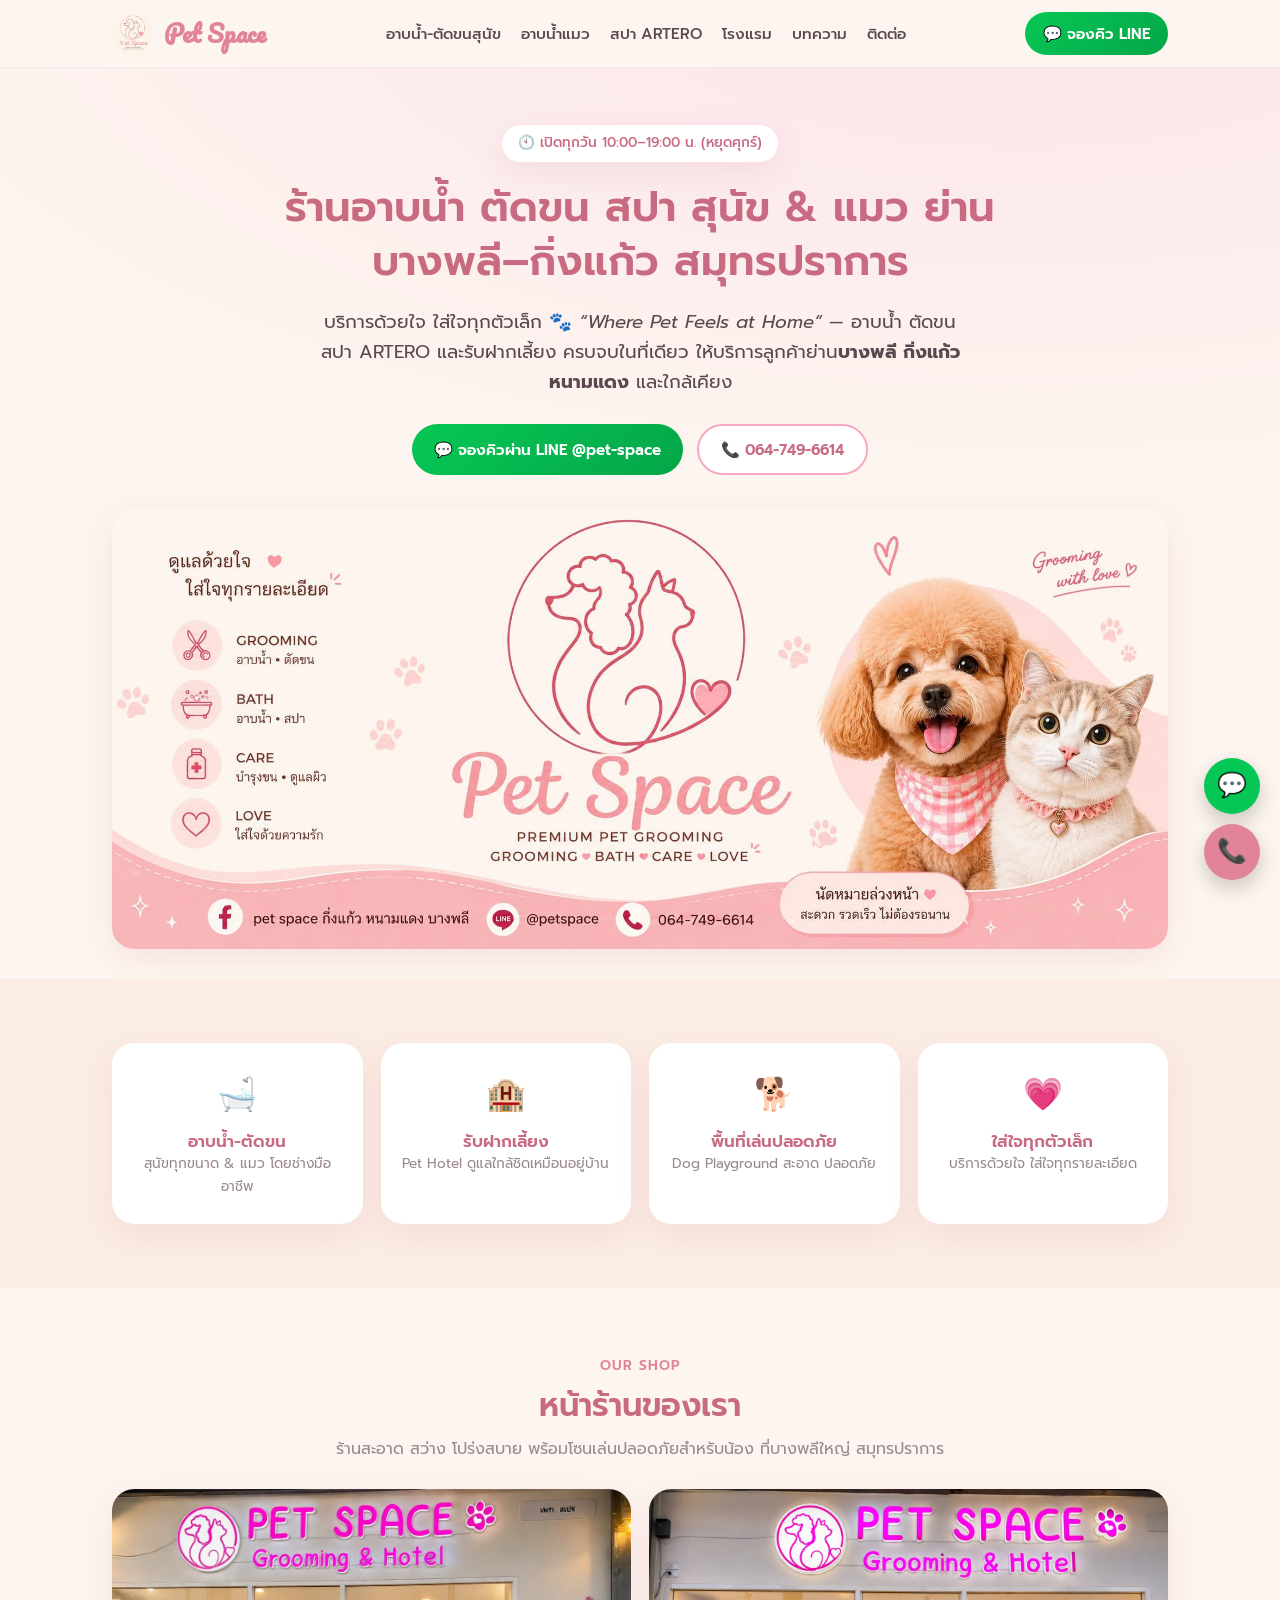
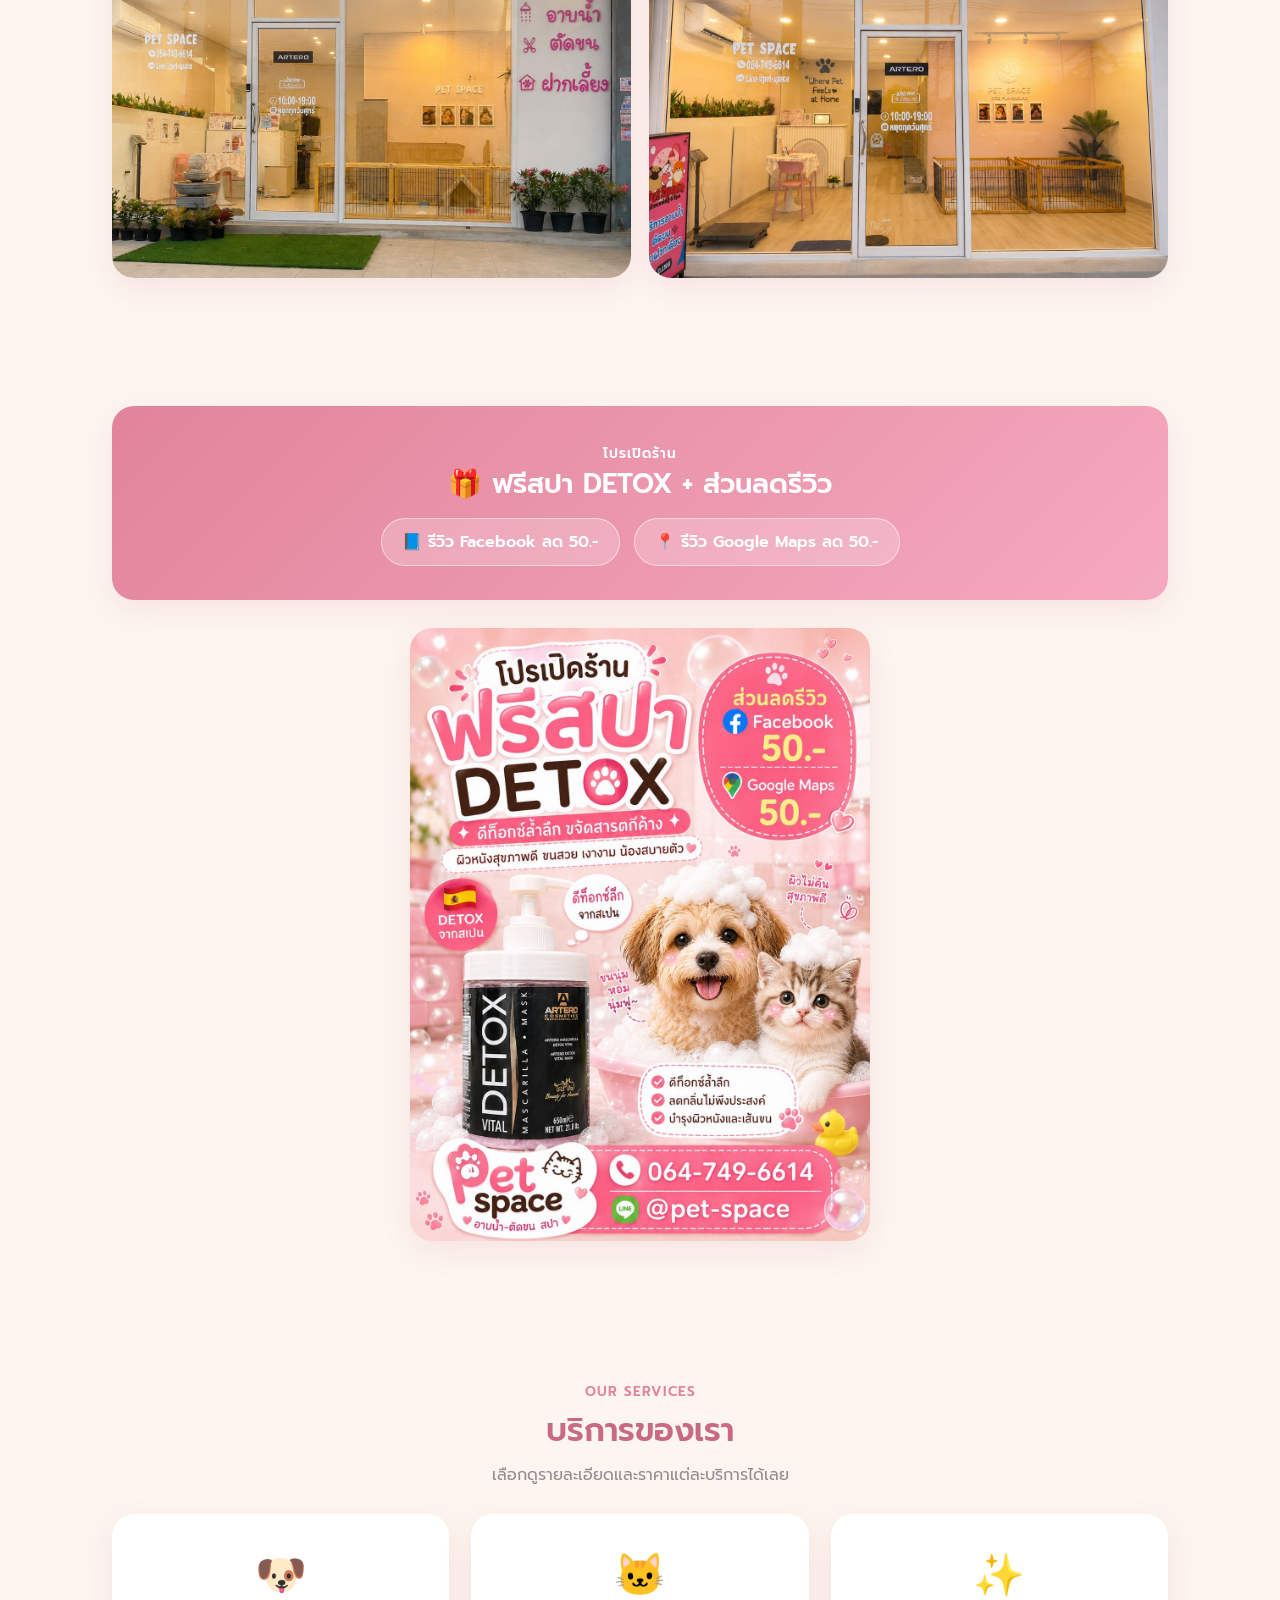
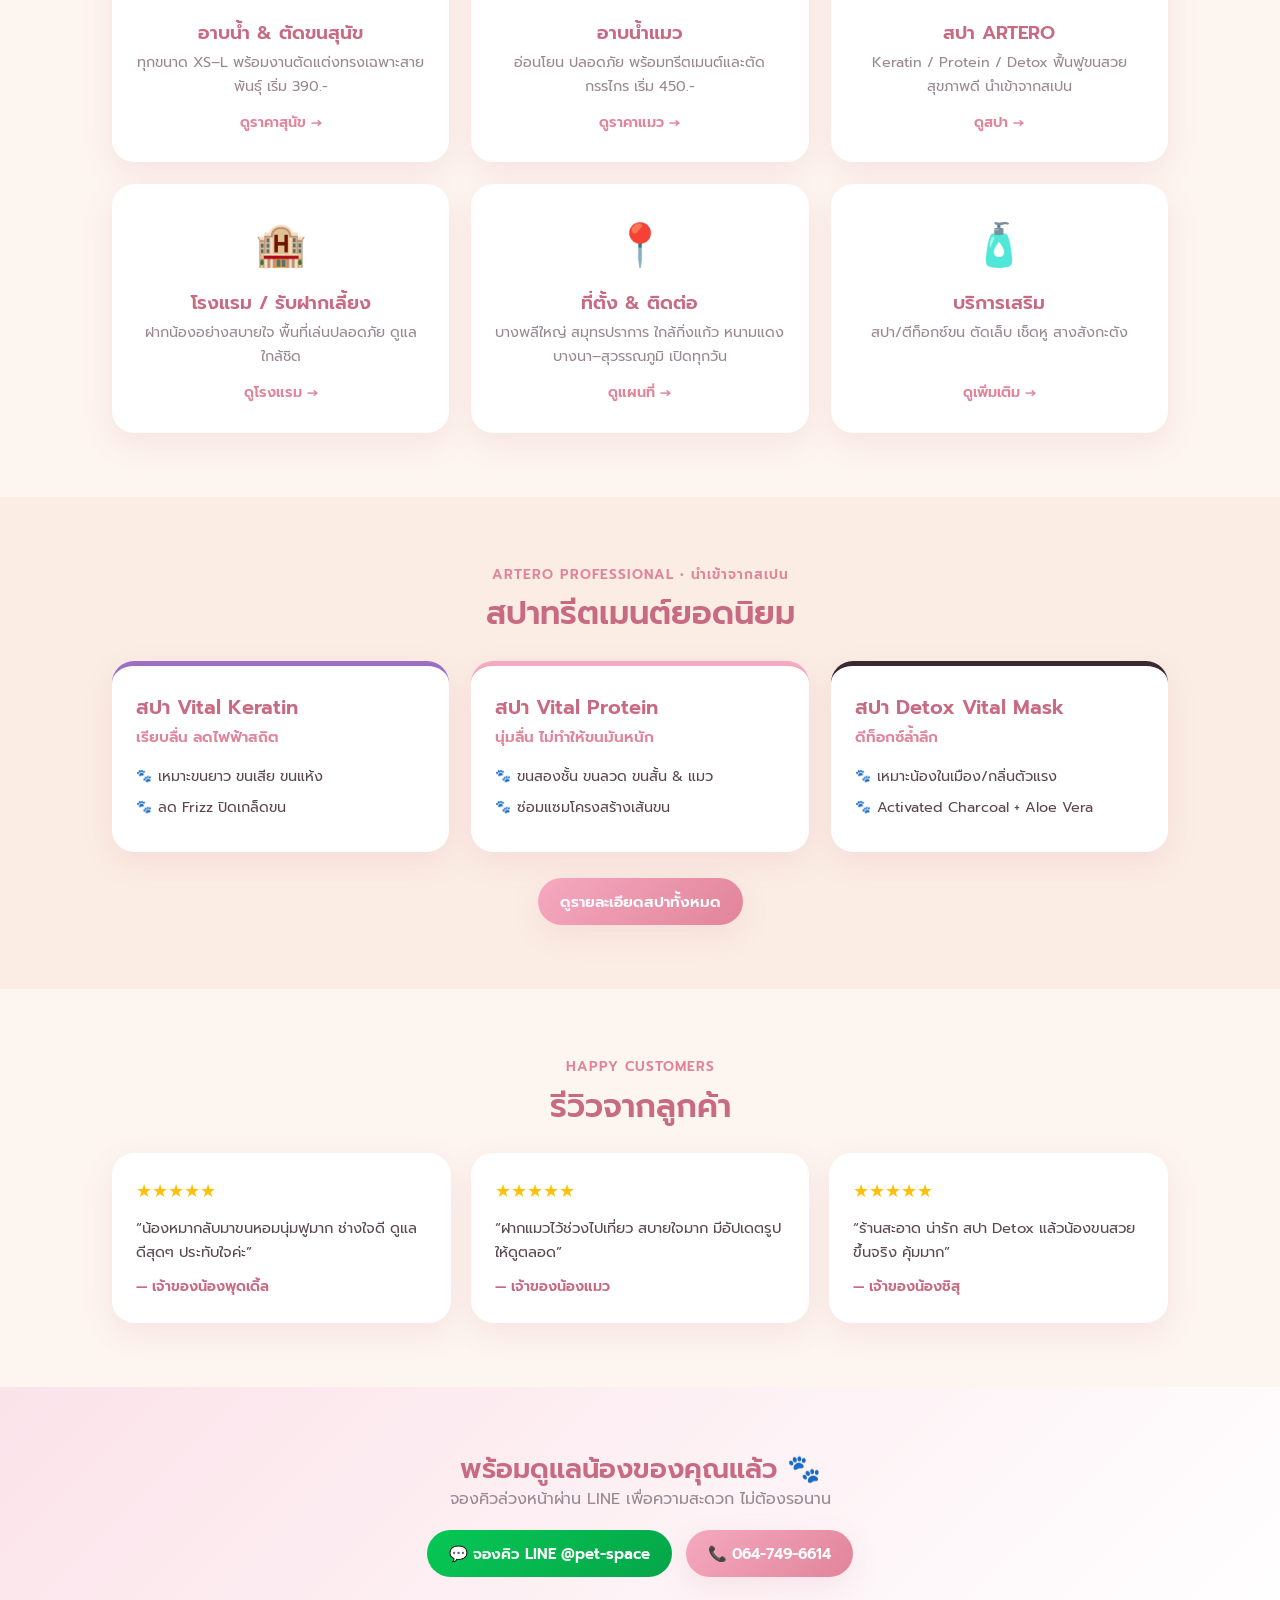
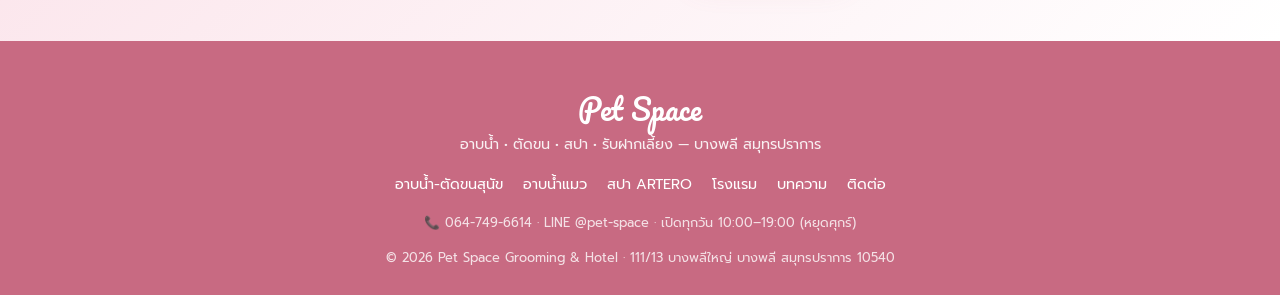
<file: index.html>
<!DOCTYPE html>
<html lang="th">
<head>
<!-- Google tag (gtag.js) -->
<script async src="https://www.googletagmanager.com/gtag/js?id=G-C55FVSRJDN"></script>
<script>window.dataLayer=window.dataLayer||[];function gtag(){dataLayer.push(arguments);}gtag('js',new Date());gtag('config','G-C55FVSRJDN');</script>
<meta charset="UTF-8">
<meta name="google-site-verification" content="Tae5yxFEr5q7hswjw2JtR6khNwN_iZt9VBVUoBv2j4g" />
<meta name="viewport" content="width=device-width, initial-scale=1.0">
<title>Pet Space | อาบน้ำตัดขนสุนัข บางพลี-กิ่งแก้ว สปาสุนัข-แมว สมุทรปราการ</title>
<meta name="description" content="Pet Space ร้านอาบน้ำตัดขนสุนัข บางพลี-กิ่งแก้ว สมุทรปราการ มีสปา ARTERO + รับฝากเลี้ยง (Pet Hotel) โทร 064-749-6614 เปิดทุกวัน 10:00-19:00">
<meta name="keywords" content="อาบน้ำตัดขนสุนัข บางพลี, ร้านกรูมมิ่ง กิ่งแก้ว, อาบน้ำตัดขนสุนัข กิ่งแก้ว, สปาสุนัข สมุทรปราการ, อาบน้ำแมว บางพลี, รับฝากสุนัข กิ่งแก้ว, pet hotel บางพลี, Pet Space">
<meta name="robots" content="index, follow">
<link rel="canonical" href="https://petspace.vercel.app/">
<meta name="theme-color" content="#E8A0B0">
<meta property="og:type" content="business.business">
<meta property="og:title" content="Pet Space — อาบน้ำ ตัดขน สปา สุนัข-แมว บางพลี สมุทรปราการ">
<meta property="og:description" content="บริการด้วยใจ ใส่ใจทุกตัวเล็ก • อาบน้ำ ตัดขน สปา ARTERO รับฝากเลี้ยง เปิดทุกวัน 10:00-19:00 (หยุดศุกร์)">
<meta property="og:image" content="https://petspace.vercel.app/Logo.jpg">
<meta property="og:locale" content="th_TH">
<meta property="og:url" content="https://petspace.vercel.app/">
<link rel="icon" type="image/jpeg" href="Logo.jpg">
<link rel="preconnect" href="https://fonts.googleapis.com">
<link rel="preconnect" href="https://fonts.gstatic.com" crossorigin>
<link href="https://fonts.googleapis.com/css2?family=Prompt:wght@300;400;500;600;700&family=Pacifico&display=swap" rel="stylesheet">
<link rel="stylesheet" href="assets/style.css">
<script type="application/ld+json">
{
  "@context":"https://schema.org","@type":"PetStore",
  "name":"Pet Space — Grooming & Hotel",
  "image":"https://petspace.vercel.app/Logo.jpg",
  "@id":"https://petspace.vercel.app/","url":"https://petspace.vercel.app/",
  "telephone":"+66647496614","priceRange":"฿฿",
  "description":"ร้านอาบน้ำ ตัดขน สปา สุนัขและแมว พร้อมรับฝากเลี้ยง ย่านบางพลี สมุทรปราการ",
  "address":{"@type":"PostalAddress","streetAddress":"111/13 บางพลีใหญ่ บางพลี","addressLocality":"บางพลี","addressRegion":"สมุทรปราการ","postalCode":"10540","addressCountry":"TH"},
  "areaServed":["บางพลี","บางพลีใหญ่","กิ่งแก้ว","หนามแดง","สมุทรปราการ","บางนา","สุวรรณภูมิ"],
  "hasMap":"https://maps.app.goo.gl/MTjcCmbysFuh4MnA9",
  "sameAs":["https://line.me/R/ti/p/@pet-space","https://maps.app.goo.gl/MTjcCmbysFuh4MnA9"],
  "openingHoursSpecification":[{"@type":"OpeningHoursSpecification","dayOfWeek":["Saturday","Sunday","Monday","Tuesday","Wednesday","Thursday"],"opens":"10:00","closes":"19:00"}]
}
</script>
<script type="application/ld+json">
{"@context":"https://schema.org","@type":"FAQPage","mainEntity":[
{"@type":"Question","name":"Pet Space เปิดกี่โมง?","acceptedAnswer":{"@type":"Answer","text":"เปิดทุกวัน 10:00 - 19:00 น. หยุดทุกวันศุกร์"}},
{"@type":"Question","name":"ร้านอยู่ที่ไหน?","acceptedAnswer":{"@type":"Answer","text":"111/13 บางพลีใหญ่ บางพลี สมุทรปราการ 10540 ใกล้บางนา-สุวรรณภูมิ"}},
{"@type":"Question","name":"อาบน้ำตัดขนสุนัขราคาเท่าไหร่?","acceptedAnswer":{"@type":"Answer","text":"เริ่มต้นอาบน้ำ 390 บาท และอาบน้ำ+ตัดขน 590 บาท สำหรับน้องขนาด XS ราคาขึ้นกับขนาดตัวและสภาพขน"}},
{"@type":"Question","name":"รับฝากเลี้ยงสัตว์ไหม?","acceptedAnswer":{"@type":"Answer","text":"รับฝากเลี้ยง (Pet Hotel) พร้อมพื้นที่เล่นปลอดภัย ดูแลด้วยใจทุกตัว โทร 064-749-6614"}}]}
</script>
</head>
<body>

<header>
  <nav class="nav">
    <a href="index.html" class="brand"><img src="Logo.jpg" alt="โลโก้ Pet Space ร้านอาบน้ำตัดขนสุนัขแมว บางพลี"><span class="script">Pet Space</span></a>
    <div class="menu">
      <a href="dog-grooming.html">อาบน้ำ-ตัดขนสุนัข</a>
      <a href="cat-grooming.html">อาบน้ำแมว</a>
      <a href="spa.html">สปา ARTERO</a>
      <a href="pet-hotel.html">โรงแรม</a>
      <a href="blog.html">บทความ</a>
      <a href="contact.html">ติดต่อ</a>
    </div>
    <a href="https://line.me/R/ti/p/@pet-space" class="btn btn-line">💬 จองคิว LINE</a>
    <button class="hamb" aria-label="เปิดเมนู" aria-expanded="false" onclick="var m=this.closest('.nav').querySelector('.menu');this.setAttribute('aria-expanded',m.classList.toggle('open'))">☰</button>
  </nav>
</header>

<section class="hero">
  <div class="wrap">
    <span class="badge">🕙 เปิดทุกวัน 10:00–19:00 น. (หยุดศุกร์)</span>
    <h1>ร้านอาบน้ำ ตัดขน สปา สุนัข &amp; แมว ย่านบางพลี–กิ่งแก้ว สมุทรปราการ</h1>
    <p class="lead">บริการด้วยใจ ใส่ใจทุกตัวเล็ก 🐾 <i>“Where Pet Feels at Home”</i> — อาบน้ำ ตัดขน สปา ARTERO และรับฝากเลี้ยง ครบจบในที่เดียว ให้บริการลูกค้าย่าน<strong>บางพลี กิ่งแก้ว หนามแดง</strong> และใกล้เคียง</p>
    <div class="cta">
      <a href="https://line.me/R/ti/p/@pet-space" class="btn btn-line">💬 จองคิวผ่าน LINE @pet-space</a>
      <a href="tel:0647496614" class="btn btn-ghost">📞 064-749-6614</a>
    </div>
    <div class="hero-banner">
      <img src="S__39755831_0.jpg" alt="Pet Space อาบน้ำ ตัดขน สปา สุนัขและแมว บางพลี กิ่งแก้ว หนามแดง สมุทรปราการ" width="1965" height="820">
    </div>
  </div>
</section>

<section class="trust">
  <div class="wrap trust-grid">
    <div class="trust-item"><div class="ic">🛁</div><h3>อาบน้ำ-ตัดขน</h3><p>สุนัขทุกขนาด &amp; แมว โดยช่างมืออาชีพ</p></div>
    <div class="trust-item"><div class="ic">🏨</div><h3>รับฝากเลี้ยง</h3><p>Pet Hotel ดูแลใกล้ชิดเหมือนอยู่บ้าน</p></div>
    <div class="trust-item"><div class="ic">🐕</div><h3>พื้นที่เล่นปลอดภัย</h3><p>Dog Playground สะอาด ปลอดภัย</p></div>
    <div class="trust-item"><div class="ic">💗</div><h3>ใส่ใจทุกตัวเล็ก</h3><p>บริการด้วยใจ ใส่ใจทุกรายละเอียด</p></div>
  </div>
</section>

<section>
  <div class="wrap">
    <div class="center">
      <span class="eyebrow">Our Shop</span>
      <h2 class="sec-title">หน้าร้านของเรา</h2>
      <p class="sec-sub">ร้านสะอาด สว่าง โปร่งสบาย พร้อมโซนเล่นปลอดภัยสำหรับน้อง ที่บางพลีใหญ่ สมุทรปราการ</p>
    </div>
    <div class="storefront-grid">
      <img src="storefront-3.jpg" alt="หน้าร้าน Pet Space Grooming Hotel ป้ายชมพู บางพลีใหญ่ สมุทรปราการ" loading="lazy">
      <img src="storefront-4.jpg" alt="หน้าร้าน Pet Space บริการอาบน้ำ ตัดขน ฝากเลี้ยง บางพลี สมุทรปราการ" loading="lazy">
    </div>
  </div>
</section>

<section>
  <div class="wrap">
    <div class="promo">
      <span class="eyebrow" style="color:#fff">โปรเปิดร้าน</span>
      <h2>🎁 ฟรีสปา DETOX + ส่วนลดรีวิว</h2>
      <div class="chips">
        <div class="chip">📘 รีวิว Facebook ลด 50.-</div>
        <div class="chip">📍 รีวิว Google Maps ลด 50.-</div>
      </div>
    </div>
    <figure class="figure"><img src="S__39755819_0.jpg" alt="โปรเปิดร้าน ฟรีสปา Detox อาบน้ำตัดขนสุนัขแมว Pet Space บางพลี" loading="lazy"></figure>
  </div>
</section>

<section>
  <div class="wrap">
    <div class="center">
      <span class="eyebrow">Our Services</span>
      <h2 class="sec-title">บริการของเรา</h2>
      <p class="sec-sub">เลือกดูรายละเอียดและราคาแต่ละบริการได้เลย</p>
    </div>
    <div class="svc-grid">
      <a class="svc" href="dog-grooming.html"><div class="big">🐶</div><h3>อาบน้ำ &amp; ตัดขนสุนัข</h3><p>ทุกขนาด XS–L พร้อมงานตัดแต่งทรงเฉพาะสายพันธุ์ เริ่ม 390.-</p><span class="lnk">ดูราคาสุนัข →</span></a>
      <a class="svc" href="cat-grooming.html"><div class="big">🐱</div><h3>อาบน้ำแมว</h3><p>อ่อนโยน ปลอดภัย พร้อมทรีตเมนต์และตัดกรรไกร เริ่ม 450.-</p><span class="lnk">ดูราคาแมว →</span></a>
      <a class="svc" href="spa.html"><div class="big">✨</div><h3>สปา ARTERO</h3><p>Keratin / Protein / Detox ฟื้นฟูขนสวยสุขภาพดี นำเข้าจากสเปน</p><span class="lnk">ดูสปา →</span></a>
      <a class="svc" href="pet-hotel.html"><div class="big">🏨</div><h3>โรงแรม / รับฝากเลี้ยง</h3><p>ฝากน้องอย่างสบายใจ พื้นที่เล่นปลอดภัย ดูแลใกล้ชิด</p><span class="lnk">ดูโรงแรม →</span></a>
      <a class="svc" href="contact.html"><div class="big">📍</div><h3>ที่ตั้ง &amp; ติดต่อ</h3><p>บางพลีใหญ่ สมุทรปราการ ใกล้กิ่งแก้ว หนามแดง บางนา–สุวรรณภูมิ เปิดทุกวัน</p><span class="lnk">ดูแผนที่ →</span></a>
      <a class="svc" href="dog-grooming.html#addon"><div class="big">🧴</div><h3>บริการเสริม</h3><p>สปา/ตีท็อกซ์ขน ตัดเล็บ เช็ดหู สางสังกะตัง</p><span class="lnk">ดูเพิ่มเติม →</span></a>
    </div>
  </div>
</section>

<section class="spa">
  <div class="wrap">
    <div class="center">
      <span class="eyebrow">ARTERO Professional • นำเข้าจากสเปน</span>
      <h2 class="sec-title">สปาทรีตเมนต์ยอดนิยม</h2>
    </div>
    <div class="spa-grid">
      <div class="spa-card keratin"><h3>สปา Vital Keratin</h3><p class="sub">เรียบลื่น ลดไฟฟ้าสถิต</p><ul><li>เหมาะขนยาว ขนเสีย ขนแห้ง</li><li>ลด Frizz ปิดเกล็ดขน</li></ul></div>
      <div class="spa-card protein"><h3>สปา Vital Protein</h3><p class="sub">นุ่มลื่น ไม่ทำให้ขนมันหนัก</p><ul><li>ขนสองชั้น ขนลวด ขนสั้น &amp; แมว</li><li>ซ่อมแซมโครงสร้างเส้นขน</li></ul></div>
      <div class="spa-card detox"><h3>สปา Detox Vital Mask</h3><p class="sub">ดีท็อกซ์ล้ำลึก</p><ul><li>เหมาะน้องในเมือง/กลิ่นตัวแรง</li><li>Activated Charcoal + Aloe Vera</li></ul></div>
    </div>
    <div class="center" style="margin-top:26px"><a href="spa.html" class="btn btn-primary">ดูรายละเอียดสปาทั้งหมด</a></div>
  </div>
</section>

<section id="reviews">
  <div class="wrap">
    <div class="center"><span class="eyebrow">Happy Customers</span><h2 class="sec-title">รีวิวจากลูกค้า</h2></div>
    <div class="rev-grid">
      <div class="rev"><div class="stars">★★★★★</div><p>“น้องหมากลับมาขนหอมนุ่มฟูมาก ช่างใจดี ดูแลดีสุดๆ ประทับใจค่ะ”</p><div class="who">— เจ้าของน้องพุดเดิ้ล</div></div>
      <div class="rev"><div class="stars">★★★★★</div><p>“ฝากแมวไว้ช่วงไปเที่ยว สบายใจมาก มีอัปเดตรูปให้ดูตลอด”</p><div class="who">— เจ้าของน้องแมว</div></div>
      <div class="rev"><div class="stars">★★★★★</div><p>“ร้านสะอาด น่ารัก สปา Detox แล้วน้องขนสวยขึ้นจริง คุ้มมาก”</p><div class="who">— เจ้าของน้องชิสุ</div></div>
    </div>
  </div>
</section>

<section class="cta-band">
  <div class="wrap">
    <h2>พร้อมดูแลน้องของคุณแล้ว 🐾</h2>
    <p class="sec-sub">จองคิวล่วงหน้าผ่าน LINE เพื่อความสะดวก ไม่ต้องรอนาน</p>
    <div class="cta">
      <a href="https://line.me/R/ti/p/@pet-space" class="btn btn-line">💬 จองคิว LINE @pet-space</a>
      <a href="tel:0647496614" class="btn btn-primary">📞 064-749-6614</a>
    </div>
  </div>
</section>

<footer>
  <div class="wrap">
    <div class="script">Pet Space</div>
    <p style="font-size:.9rem;opacity:.9">อาบน้ำ • ตัดขน • สปา • รับฝากเลี้ยง — บางพลี สมุทรปราการ</p>
    <div class="fmenu">
      <a href="dog-grooming.html">อาบน้ำ-ตัดขนสุนัข</a>
      <a href="cat-grooming.html">อาบน้ำแมว</a>
      <a href="spa.html">สปา ARTERO</a>
      <a href="pet-hotel.html">โรงแรม</a>
      <a href="blog.html">บทความ</a>
      <a href="contact.html">ติดต่อ</a>
    </div>
    <p class="small">📞 064-749-6614 · LINE @pet-space · เปิดทุกวัน 10:00–19:00 (หยุดศุกร์)</p>
    <p class="small">© 2026 Pet Space Grooming &amp; Hotel · 111/13 บางพลีใหญ่ บางพลี สมุทรปราการ 10540</p>
  </div>
</footer>

<div class="float-cta">
  <a href="https://line.me/R/ti/p/@pet-space" class="f-line" aria-label="LINE">💬</a>
  <a href="tel:0647496614" class="f-tel" aria-label="โทร">📞</a>
</div>

</body>
</html>
</file>
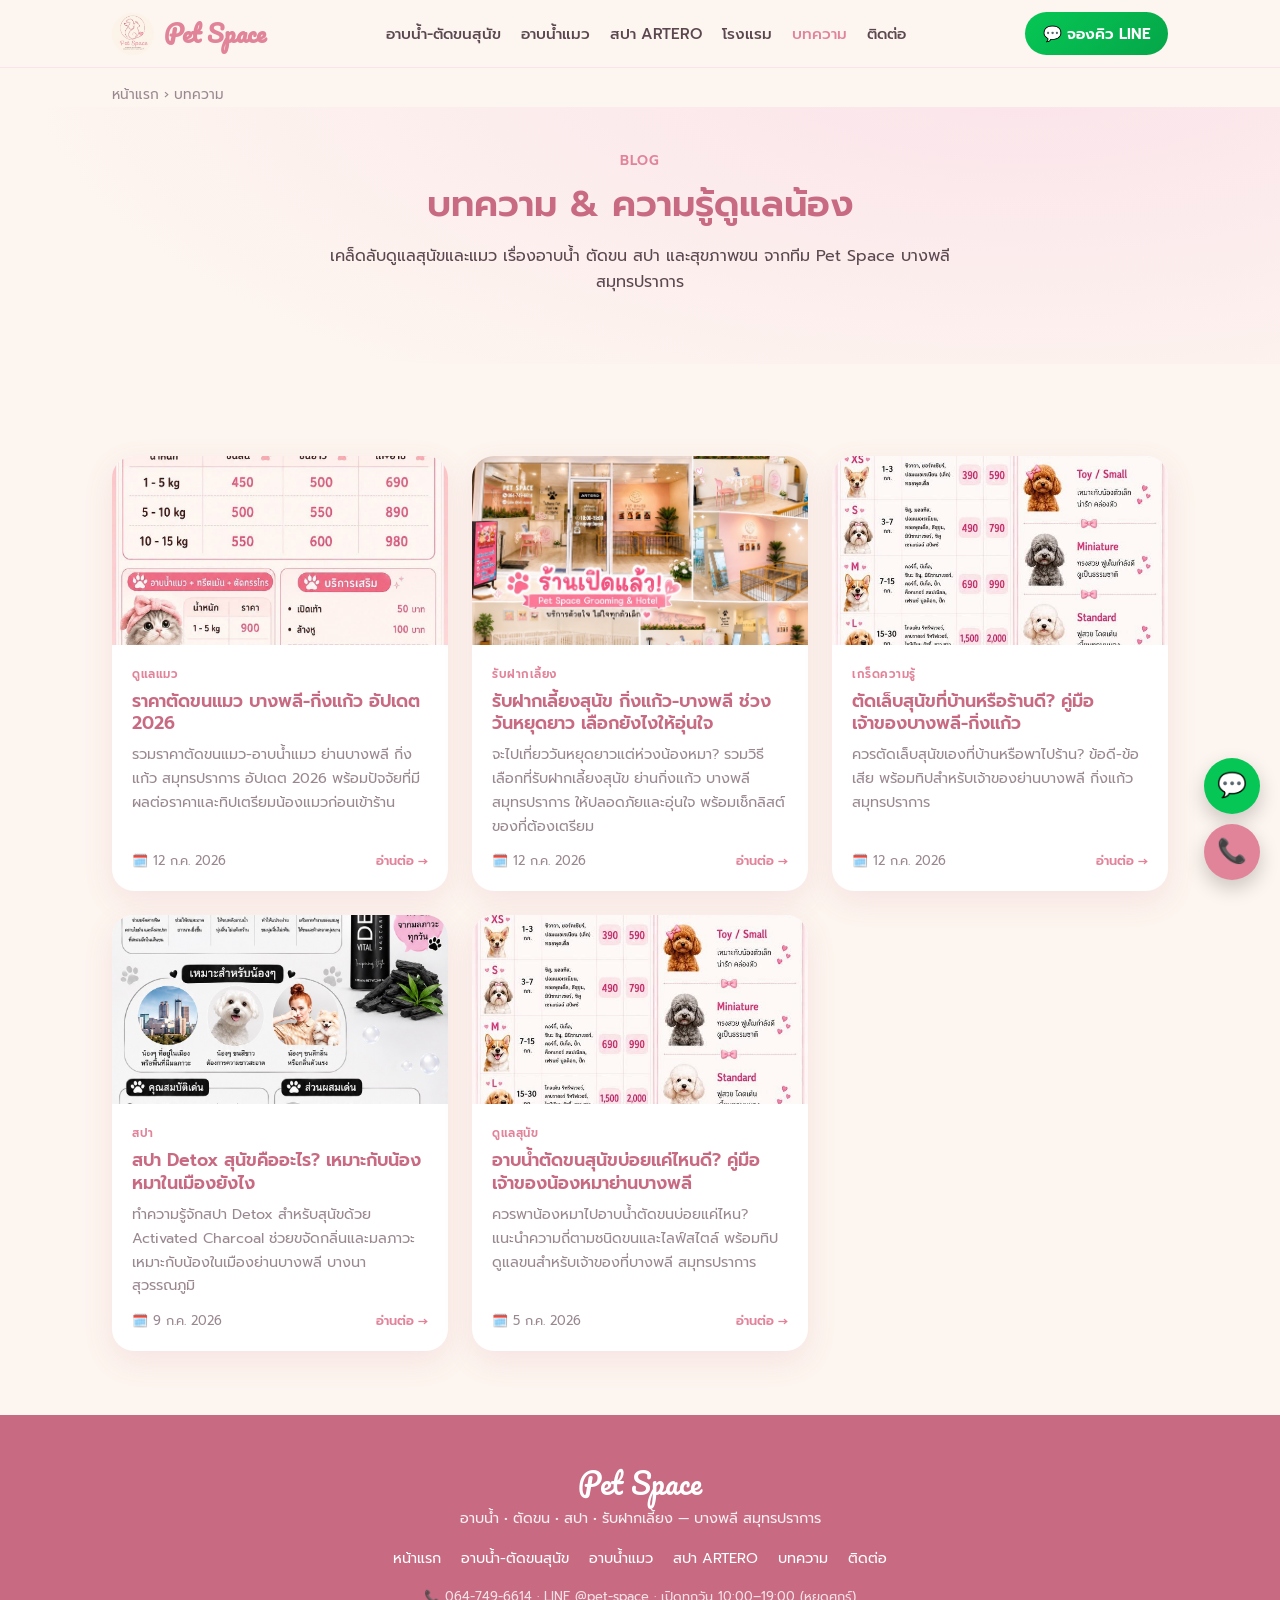
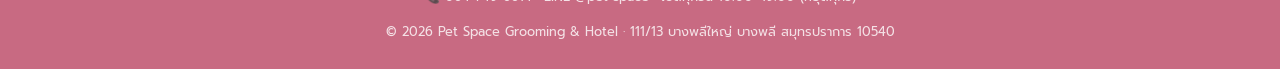
<file: blog.html>
<!DOCTYPE html>
<html lang="th">
<head>
<meta charset="UTF-8">
<meta name="viewport" content="width=device-width, initial-scale=1.0">
<title>บทความ ความรู้ดูแลสุนัข-แมว | Pet Space บางพลี สมุทรปราการ</title>
<meta name="description" content="รวมบทความความรู้เรื่องอาบน้ำ ตัดขน สปา และดูแลสุนัข-แมว โดย Pet Space ร้านโกรมมิ่งย่านบางพลี สมุทรปราการ">
<meta name="keywords" content="บทความดูแลสุนัข, ดูแลแมว, อาบน้ำตัดขน บางพลี, Pet Space บทความ">
<link rel="canonical" href="https://petspace.vercel.app/blog.html">
<meta name="theme-color" content="#E8A0B0">
<meta property="og:type" content="website">
<meta property="og:title" content="บทความ ความรู้ดูแลสุนัข-แมว | Pet Space บางพลี สมุทรปราการ">
<meta property="og:description" content="รวมบทความความรู้เรื่องอาบน้ำ ตัดขน สปา และดูแลสุนัข-แมว โดย Pet Space ร้านโกรมมิ่งย่านบางพลี สมุทรปราการ">
<meta property="og:image" content="https://petspace.vercel.app/Logo.jpg">
<meta property="og:url" content="https://petspace.vercel.app/blog.html">
<meta property="og:locale" content="th_TH">
<link rel="icon" type="image/jpeg" href="Logo.jpg">
<link rel="preconnect" href="https://fonts.googleapis.com">
<link rel="preconnect" href="https://fonts.gstatic.com" crossorigin>
<link href="https://fonts.googleapis.com/css2?family=Prompt:wght@300;400;500;600;700&family=Pacifico&display=swap" rel="stylesheet">
<link rel="stylesheet" href="assets/style.css">
<script type="application/ld+json">
{"@context":"https://schema.org","@type":"Blog","name":"บทความ Pet Space","url":"https://petspace.vercel.app/blog.html","description":"บทความความรู้เรื่องการดูแลสุนัขและแมว โดย Pet Space บางพลี สมุทรปราการ","blogPost":[{"@type":"BlogPosting","headline":"ราคาตัดขนแมว บางพลี-กิ่งแก้ว อัปเดต 2026","url":"https://petspace.vercel.app/blog/cat-grooming-price-bangphli.html","datePublished":"2026-07-12"},{"@type":"BlogPosting","headline":"รับฝากเลี้ยงสุนัข กิ่งแก้ว-บางพลี ช่วงวันหยุดยาว เลือกยังไงให้อุ่นใจ","url":"https://petspace.vercel.app/blog/dog-boarding-bangphli-holidays.html","datePublished":"2026-07-12"},{"@type":"BlogPosting","headline":"ตัดเล็บสุนัขที่บ้านหรือร้านดี? คู่มือเจ้าของบางพลี-กิ่งแก้ว","url":"https://petspace.vercel.app/blog/dog-nail-trim-bangphli.html","datePublished":"2026-07-12"},{"@type":"BlogPosting","headline":"สปา Detox สุนัขคืออะไร? เหมาะกับน้องหมาในเมืองยังไง","url":"https://petspace.vercel.app/blog/dog-spa-detox.html","datePublished":"2026-07-09"},{"@type":"BlogPosting","headline":"อาบน้ำตัดขนสุนัขบ่อยแค่ไหนดี? คู่มือเจ้าของน้องหมาย่านบางพลี","url":"https://petspace.vercel.app/blog/how-often-bath-dog.html","datePublished":"2026-07-05"}]}
</script>
<script type="application/ld+json">
{"@context":"https://schema.org","@type":"BreadcrumbList","itemListElement":[{"@type":"ListItem","position":1,"name":"หน้าแรก","item":"https://petspace.vercel.app/"},{"@type":"ListItem","position":2,"name":"บทความ","item":"https://petspace.vercel.app/blog.html"}]}
</script>
<!-- Google tag (gtag.js) -->
<script async src="https://www.googletagmanager.com/gtag/js?id=G-C55FVSRJDN"></script>
<script>window.dataLayer=window.dataLayer||[];function gtag(){dataLayer.push(arguments);}gtag('js',new Date());gtag('config','G-C55FVSRJDN');</script>
</head>
<body>

<header>
  <nav class="nav">
    <a href="index.html" class="brand"><img src="Logo.jpg" alt="โลโก้ Pet Space บางพลี"><span class="script">Pet Space</span></a>
    <div class="menu">
      <a href="dog-grooming.html">อาบน้ำ-ตัดขนสุนัข</a>
      <a href="cat-grooming.html">อาบน้ำแมว</a>
      <a href="spa.html">สปา ARTERO</a>
      <a href="pet-hotel.html">โรงแรม</a>
      <a href="blog.html" class="active">บทความ</a>
      <a href="contact.html">ติดต่อ</a>
    </div>
    <a href="https://line.me/R/ti/p/@pet-space" class="btn btn-line">💬 จองคิว LINE</a>
    <button class="hamb" aria-label="เปิดเมนู" aria-expanded="false" onclick="var m=this.closest('.nav').querySelector('.menu');this.setAttribute('aria-expanded',m.classList.toggle('open'))">☰</button>
  </nav>
</header>

<div class="wrap"><p class="crumbs"><a href="index.html">หน้าแรก</a> › บทความ</p></div>

<section class="page-hero">
  <div class="wrap">
    <span class="eyebrow">Blog</span>
    <h1>บทความ &amp; ความรู้ดูแลน้อง</h1>
    <p>เคล็ดลับดูแลสุนัขและแมว เรื่องอาบน้ำ ตัดขน สปา และสุขภาพขน จากทีม Pet Space บางพลี สมุทรปราการ</p>
  </div>
</section>

<section>
  <div class="wrap">
    <div class="blog-grid">
      <a class="post-card" href="blog/cat-grooming-price-bangphli.html">
        <img class="cover" src="S__39755817_0.jpg" alt="ราคาตัดขนแมว บางพลี-กิ่งแก้ว อัปเดต 2026" loading="lazy">
        <div class="pbody">
          <span class="cat">ดูแลแมว</span>
          <h3>ราคาตัดขนแมว บางพลี-กิ่งแก้ว อัปเดต 2026</h3>
          <p class="excerpt">รวมราคาตัดขนแมว-อาบน้ำแมว ย่านบางพลี กิ่งแก้ว สมุทรปราการ อัปเดต 2026 พร้อมปัจจัยที่มีผลต่อราคาและทิปเตรียมน้องแมวก่อนเข้าร้าน</p>
          <div class="meta"><span>🗓️ 12 ก.ค. 2026</span><span class="read">อ่านต่อ →</span></div>
        </div>
      </a>
      <a class="post-card" href="blog/dog-boarding-bangphli-holidays.html">
        <img class="cover" src="S__39755818_0.jpg" alt="รับฝากเลี้ยงสุนัข กิ่งแก้ว-บางพลี ช่วงวันหยุดยาว เลือกยังไงให้อุ่นใจ" loading="lazy">
        <div class="pbody">
          <span class="cat">รับฝากเลี้ยง</span>
          <h3>รับฝากเลี้ยงสุนัข กิ่งแก้ว-บางพลี ช่วงวันหยุดยาว เลือกยังไงให้อุ่นใจ</h3>
          <p class="excerpt">จะไปเที่ยววันหยุดยาวแต่ห่วงน้องหมา? รวมวิธีเลือกที่รับฝากเลี้ยงสุนัข ย่านกิ่งแก้ว บางพลี สมุทรปราการ ให้ปลอดภัยและอุ่นใจ พร้อมเช็กลิสต์ของที่ต้องเตรียม</p>
          <div class="meta"><span>🗓️ 12 ก.ค. 2026</span><span class="read">อ่านต่อ →</span></div>
        </div>
      </a>
      <a class="post-card" href="blog/dog-nail-trim-bangphli.html">
        <img class="cover" src="S__39755816_0.jpg" alt="ตัดเล็บสุนัขที่บ้านหรือร้านดี? คู่มือเจ้าของบางพลี-กิ่งแก้ว" loading="lazy">
        <div class="pbody">
          <span class="cat">เกร็ดความรู้</span>
          <h3>ตัดเล็บสุนัขที่บ้านหรือร้านดี? คู่มือเจ้าของบางพลี-กิ่งแก้ว</h3>
          <p class="excerpt">ควรตัดเล็บสุนัขเองที่บ้านหรือพาไปร้าน? ข้อดี-ข้อเสีย พร้อมทิปสำหรับเจ้าของย่านบางพลี กิ่งแก้ว สมุทรปราการ</p>
          <div class="meta"><span>🗓️ 12 ก.ค. 2026</span><span class="read">อ่านต่อ →</span></div>
        </div>
      </a>
      <a class="post-card" href="blog/dog-spa-detox.html">
        <img class="cover" src="S__39755821_0.jpg" alt="สปา Detox สุนัขคืออะไร? เหมาะกับน้องหมาในเมืองยังไง" loading="lazy">
        <div class="pbody">
          <span class="cat">สปา</span>
          <h3>สปา Detox สุนัขคืออะไร? เหมาะกับน้องหมาในเมืองยังไง</h3>
          <p class="excerpt">ทำความรู้จักสปา Detox สำหรับสุนัขด้วย Activated Charcoal ช่วยขจัดกลิ่นและมลภาวะ เหมาะกับน้องในเมืองย่านบางพลี บางนา สุวรรณภูมิ</p>
          <div class="meta"><span>🗓️ 9 ก.ค. 2026</span><span class="read">อ่านต่อ →</span></div>
        </div>
      </a>
      <a class="post-card" href="blog/how-often-bath-dog.html">
        <img class="cover" src="S__39755816_0.jpg" alt="อาบน้ำตัดขนสุนัขบ่อยแค่ไหนดี? คู่มือเจ้าของน้องหมาย่านบางพลี" loading="lazy">
        <div class="pbody">
          <span class="cat">ดูแลสุนัข</span>
          <h3>อาบน้ำตัดขนสุนัขบ่อยแค่ไหนดี? คู่มือเจ้าของน้องหมาย่านบางพลี</h3>
          <p class="excerpt">ควรพาน้องหมาไปอาบน้ำตัดขนบ่อยแค่ไหน? แนะนำความถี่ตามชนิดขนและไลฟ์สไตล์ พร้อมทิปดูแลขนสำหรับเจ้าของที่บางพลี สมุทรปราการ</p>
          <div class="meta"><span>🗓️ 5 ก.ค. 2026</span><span class="read">อ่านต่อ →</span></div>
        </div>
      </a>
    </div>
  </div>
</section>

<footer>
  <div class="wrap">
    <div class="script">Pet Space</div>
    <p style="font-size:.9rem;opacity:.9">อาบน้ำ • ตัดขน • สปา • รับฝากเลี้ยง — บางพลี สมุทรปราการ</p>
    <div class="fmenu"><a href="index.html">หน้าแรก</a><a href="dog-grooming.html">อาบน้ำ-ตัดขนสุนัข</a><a href="cat-grooming.html">อาบน้ำแมว</a><a href="spa.html">สปา ARTERO</a><a href="blog.html">บทความ</a><a href="contact.html">ติดต่อ</a></div>
    <p class="small">📞 064-749-6614 · LINE @pet-space · เปิดทุกวัน 10:00–19:00 (หยุดศุกร์)</p>
    <p class="small">© 2026 Pet Space Grooming &amp; Hotel · 111/13 บางพลีใหญ่ บางพลี สมุทรปราการ 10540</p>
  </div>
</footer>
<div class="float-cta">
  <a href="https://line.me/R/ti/p/@pet-space" class="f-line" aria-label="LINE">💬</a>
  <a href="tel:0647496614" class="f-tel" aria-label="โทร">📞</a>
</div>
</body>
</html>
</file>
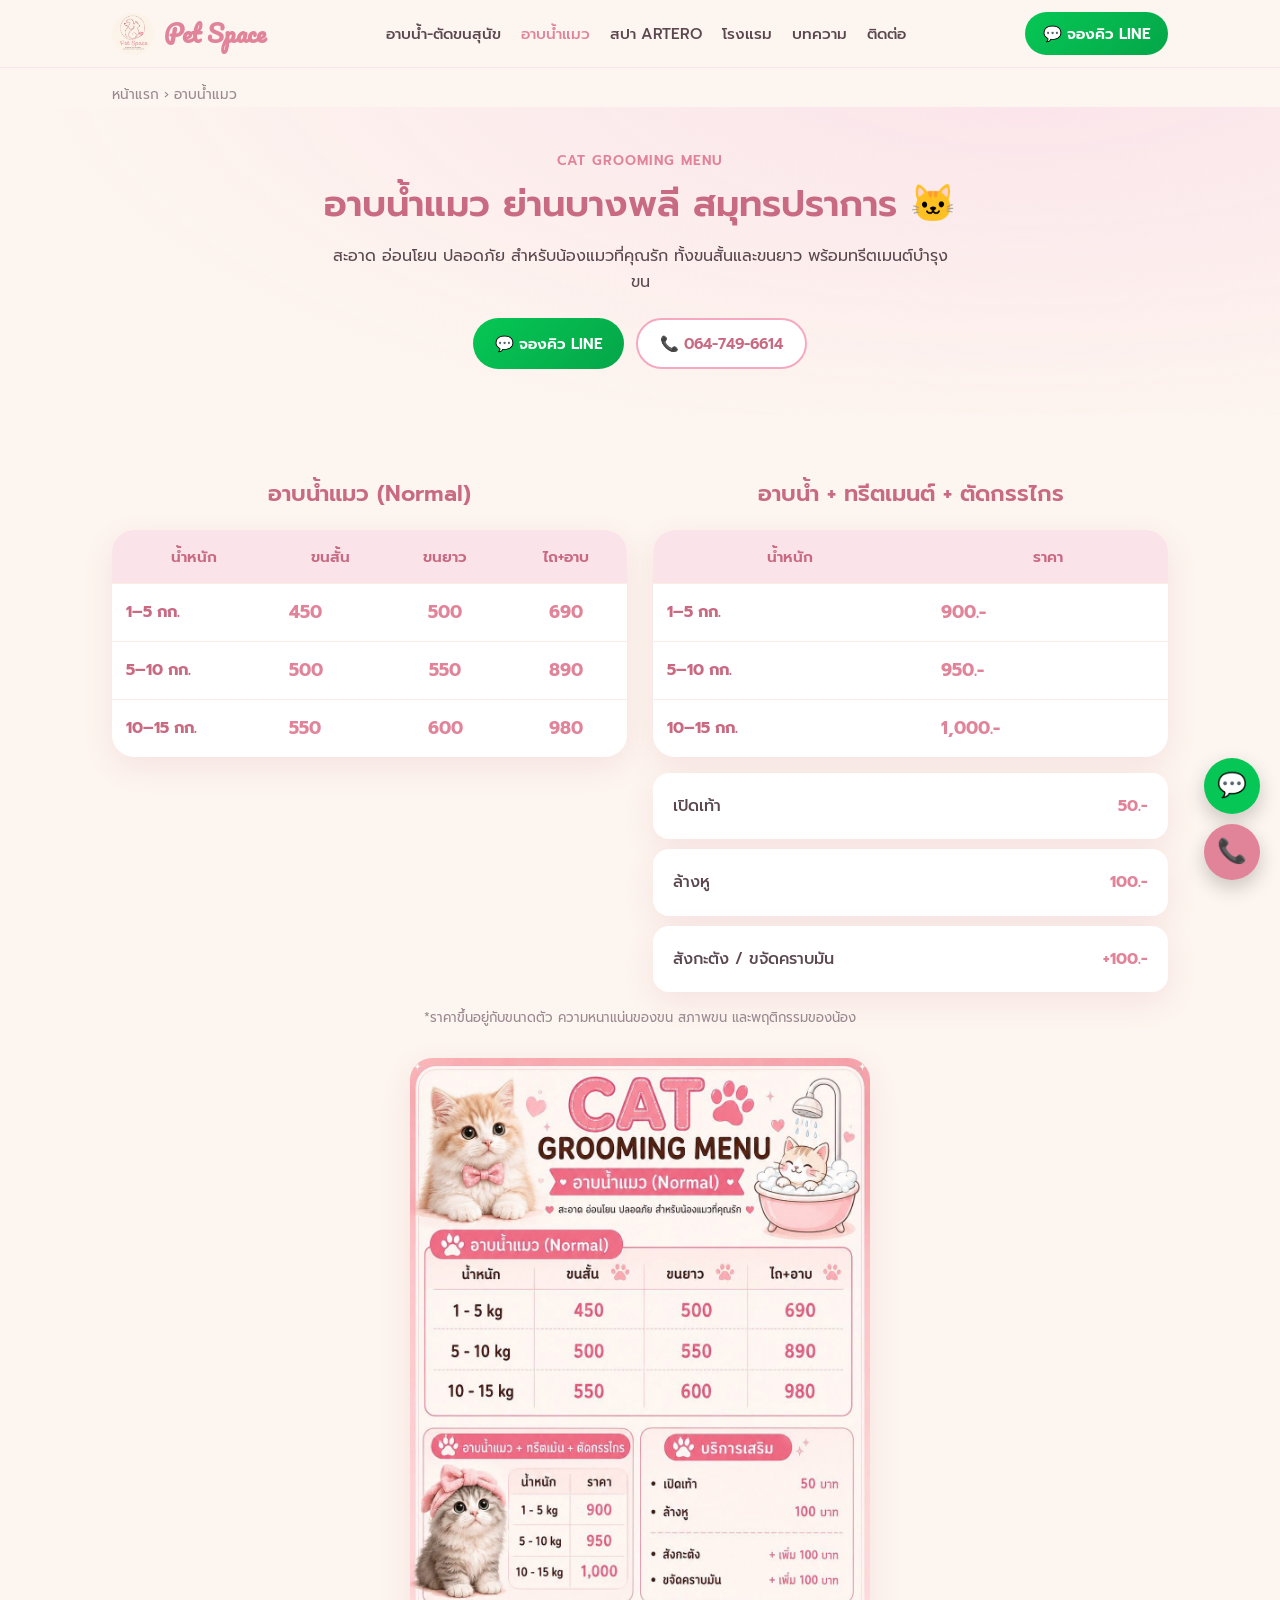
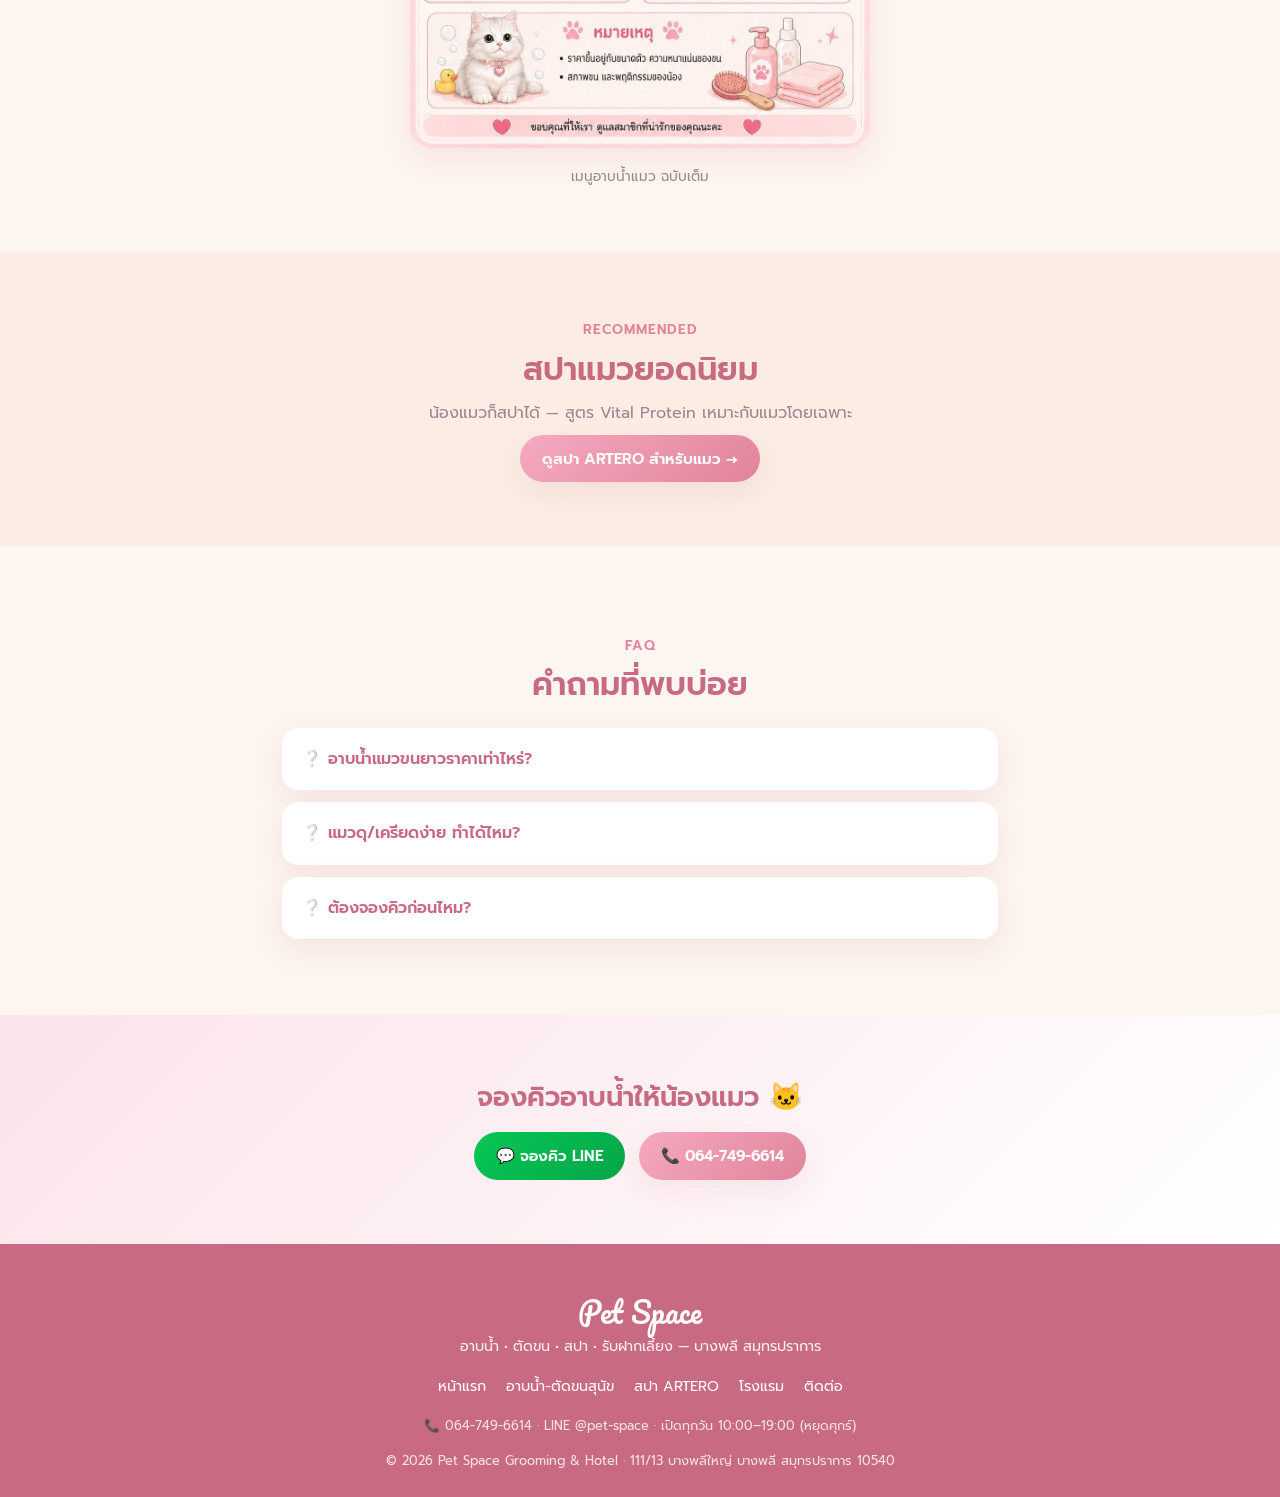
<file: cat-grooming.html>
<!DOCTYPE html>
<html lang="th">
<head>
<!-- Google tag (gtag.js) -->
<script async src="https://www.googletagmanager.com/gtag/js?id=G-C55FVSRJDN"></script>
<script>window.dataLayer=window.dataLayer||[];function gtag(){dataLayer.push(arguments);}gtag('js',new Date());gtag('config','G-C55FVSRJDN');</script>
<meta charset="UTF-8">
<meta name="viewport" content="width=device-width, initial-scale=1.0">
<title>อาบน้ำแมว บางพลี สมุทรปราการ ราคาเริ่ม 450 บาท | Pet Space</title>
<meta name="description" content="อาบน้ำแมว ย่านบางพลี สมุทรปราการ อ่อนโยน ปลอดภัย ราคาเริ่ม 450 บาท มีทรีตเมนต์และตัดกรรไกร ดูแลน้องแมวขนสั้น-ขนยาว โทร 064-749-6614 LINE @pet-space">
<meta name="keywords" content="อาบน้ำแมว บางพลี, อาบน้ำแมว สมุทรปราการ, ตัดขนแมว, ทรีตเมนต์แมว, cat grooming บางพลี">
<link rel="canonical" href="https://petspace.vercel.app/cat-grooming.html">
<meta name="theme-color" content="#E8A0B0">
<meta property="og:type" content="website">
<meta property="og:title" content="อาบน้ำแมว บางพลี สมุทรปราการ ราคาเริ่ม 450 บาท | Pet Space">
<meta property="og:description" content="อาบน้ำแมวอ่อนโยน ปลอดภัย พร้อมทรีตเมนต์และตัดกรรไกร ที่บางพลี สมุทรปราการ">
<meta property="og:image" content="https://petspace.vercel.app/Logo.jpg">
<meta property="og:url" content="https://petspace.vercel.app/cat-grooming.html">
<link rel="icon" type="image/jpeg" href="Logo.jpg">
<link rel="preconnect" href="https://fonts.googleapis.com">
<link rel="preconnect" href="https://fonts.gstatic.com" crossorigin>
<link href="https://fonts.googleapis.com/css2?family=Prompt:wght@300;400;500;600;700&family=Pacifico&display=swap" rel="stylesheet">
<link rel="stylesheet" href="assets/style.css">
<script type="application/ld+json">
{"@context":"https://schema.org","@type":"BreadcrumbList","itemListElement":[
{"@type":"ListItem","position":1,"name":"หน้าแรก","item":"https://petspace.vercel.app/"},
{"@type":"ListItem","position":2,"name":"อาบน้ำแมว","item":"https://petspace.vercel.app/cat-grooming.html"}]}
</script>
<script type="application/ld+json">
{"@context":"https://schema.org","@type":"Service","serviceType":"อาบน้ำแมว","provider":{"@type":"PetStore","name":"Pet Space — Grooming & Hotel","telephone":"+66647496614","address":{"@type":"PostalAddress","streetAddress":"111/13 บางพลีใหญ่ บางพลี","addressLocality":"บางพลี","addressRegion":"สมุทรปราการ","postalCode":"10540","addressCountry":"TH"}},
"areaServed":["บางพลี","สมุทรปราการ","บางนา"],
"offers":[
{"@type":"Offer","name":"อาบน้ำแมว 1-5 กก. (ขนสั้น)","price":"450","priceCurrency":"THB"},
{"@type":"Offer","name":"อาบน้ำแมว 1-5 กก. (ขนยาว)","price":"500","priceCurrency":"THB"},
{"@type":"Offer","name":"อาบน้ำ+ทรีตเมนต์+ตัดกรรไกร 1-5 กก.","price":"900","priceCurrency":"THB"}]}
</script>
</head>
<body>

<header>
  <nav class="nav">
    <a href="index.html" class="brand"><img src="Logo.jpg" alt="โลโก้ Pet Space บางพลี"><span class="script">Pet Space</span></a>
    <div class="menu">
      <a href="dog-grooming.html">อาบน้ำ-ตัดขนสุนัข</a>
      <a href="cat-grooming.html" class="active">อาบน้ำแมว</a>
      <a href="spa.html">สปา ARTERO</a>
      <a href="pet-hotel.html">โรงแรม</a>
      <a href="blog.html">บทความ</a>
      <a href="contact.html">ติดต่อ</a>
    </div>
    <a href="https://line.me/R/ti/p/@pet-space" class="btn btn-line">💬 จองคิว LINE</a>
    <button class="hamb" aria-label="เปิดเมนู" aria-expanded="false" onclick="var m=this.closest('.nav').querySelector('.menu');this.setAttribute('aria-expanded',m.classList.toggle('open'))">☰</button>
  </nav>
</header>

<div class="wrap"><p class="crumbs"><a href="index.html">หน้าแรก</a> › อาบน้ำแมว</p></div>

<section class="page-hero">
  <div class="wrap">
    <span class="eyebrow">Cat Grooming Menu</span>
    <h1>อาบน้ำแมว ย่านบางพลี สมุทรปราการ 🐱</h1>
    <p>สะอาด อ่อนโยน ปลอดภัย สำหรับน้องแมวที่คุณรัก ทั้งขนสั้นและขนยาว พร้อมทรีตเมนต์บำรุงขน</p>
    <div class="cta">
      <a href="https://line.me/R/ti/p/@pet-space" class="btn btn-line">💬 จองคิว LINE</a>
      <a href="tel:0647496614" class="btn btn-ghost">📞 064-749-6614</a>
    </div>
  </div>
</section>

<section>
  <div class="wrap">
    <div class="two-col">
      <div>
        <h2 class="center" style="font-size:1.4rem">อาบน้ำแมว (Normal)</h2>
        <table class="price-table">
          <thead><tr><th>น้ำหนัก</th><th>ขนสั้น</th><th>ขนยาว</th><th>ไถ+อาบ</th></tr></thead>
          <tbody>
            <tr><td class="size">1–5 กก.</td><td class="price">450</td><td class="price">500</td><td class="price">690</td></tr>
            <tr><td class="size">5–10 กก.</td><td class="price">500</td><td class="price">550</td><td class="price">890</td></tr>
            <tr><td class="size">10–15 กก.</td><td class="price">550</td><td class="price">600</td><td class="price">980</td></tr>
          </tbody>
        </table>
      </div>
      <div>
        <h2 class="center" style="font-size:1.4rem">อาบน้ำ + ทรีตเมนต์ + ตัดกรรไกร</h2>
        <table class="price-table">
          <thead><tr><th>น้ำหนัก</th><th>ราคา</th></tr></thead>
          <tbody>
            <tr><td class="size">1–5 กก.</td><td class="price">900.-</td></tr>
            <tr><td class="size">5–10 กก.</td><td class="price">950.-</td></tr>
            <tr><td class="size">10–15 กก.</td><td class="price">1,000.-</td></tr>
          </tbody>
        </table>
        <div class="addon" style="margin-top:16px"><span class="n">เปิดเท้า</span><span class="p">50.-</span></div>
        <div class="addon" style="margin-top:10px"><span class="n">ล้างหู</span><span class="p">100.-</span></div>
        <div class="addon" style="margin-top:10px"><span class="n">สังกะตัง / ขจัดคราบมัน</span><span class="p">+100.-</span></div>
      </div>
    </div>
    <p class="breeds center" style="margin-top:16px">*ราคาขึ้นอยู่กับขนาดตัว ความหนาแน่นของขน สภาพขน และพฤติกรรมของน้อง</p>
    <figure class="figure"><img src="S__39755817_0.jpg" alt="เมนูราคาอาบน้ำแมว ขนสั้น ขนยาว ทรีตเมนต์ Pet Space บางพลี สมุทรปราการ" loading="lazy"><figcaption>เมนูอาบน้ำแมว ฉบับเต็ม</figcaption></figure>
  </div>
</section>

<section class="spa">
  <div class="wrap">
    <div class="center"><span class="eyebrow">Recommended</span><h2 class="sec-title">สปาแมวยอดนิยม</h2><p class="sec-sub">น้องแมวก็สปาได้ — สูตร Vital Protein เหมาะกับแมวโดยเฉพาะ</p></div>
    <div class="center"><a href="spa.html" class="btn btn-primary">ดูสปา ARTERO สำหรับแมว →</a></div>
  </div>
</section>

<section class="faq">
  <div class="wrap">
    <div class="center"><span class="eyebrow">FAQ</span><h2 class="sec-title">คำถามที่พบบ่อย</h2></div>
    <div class="faq">
      <details><summary>อาบน้ำแมวขนยาวราคาเท่าไหร่?</summary><p>เริ่ม 500 บาท (1–5 กก.) ราคาขึ้นกับน้ำหนักและความหนาแน่นของขน มีบริการไถ+อาบ และทรีตเมนต์+ตัดกรรไกรเพิ่มได้</p></details>
      <details><summary>แมวดุ/เครียดง่าย ทำได้ไหม?</summary><p>ทีมงานมีประสบการณ์ดูแลแมว เน้นอ่อนโยนและปลอดภัย แนะนำแจ้งพฤติกรรมน้องล่วงหน้าตอนจองคิว</p></details>
      <details><summary>ต้องจองคิวก่อนไหม?</summary><p>แนะนำจองผ่าน LINE @pet-space ล่วงหน้าเพื่อความสะดวก</p></details>
    </div>
  </div>
</section>

<section class="cta-band">
  <div class="wrap">
    <h2>จองคิวอาบน้ำให้น้องแมว 🐱</h2>
    <div class="cta"><a href="https://line.me/R/ti/p/@pet-space" class="btn btn-line">💬 จองคิว LINE</a><a href="tel:0647496614" class="btn btn-primary">📞 064-749-6614</a></div>
  </div>
</section>

<footer>
  <div class="wrap">
    <div class="script">Pet Space</div>
    <p style="font-size:.9rem;opacity:.9">อาบน้ำ • ตัดขน • สปา • รับฝากเลี้ยง — บางพลี สมุทรปราการ</p>
    <div class="fmenu"><a href="index.html">หน้าแรก</a><a href="dog-grooming.html">อาบน้ำ-ตัดขนสุนัข</a><a href="spa.html">สปา ARTERO</a><a href="pet-hotel.html">โรงแรม</a><a href="contact.html">ติดต่อ</a></div>
    <p class="small">📞 064-749-6614 · LINE @pet-space · เปิดทุกวัน 10:00–19:00 (หยุดศุกร์)</p>
    <p class="small">© 2026 Pet Space Grooming &amp; Hotel · 111/13 บางพลีใหญ่ บางพลี สมุทรปราการ 10540</p>
  </div>
</footer>

<div class="float-cta">
  <a href="https://line.me/R/ti/p/@pet-space" class="f-line" aria-label="LINE">💬</a>
  <a href="tel:0647496614" class="f-tel" aria-label="โทร">📞</a>
</div>

</body>
</html>
</file>
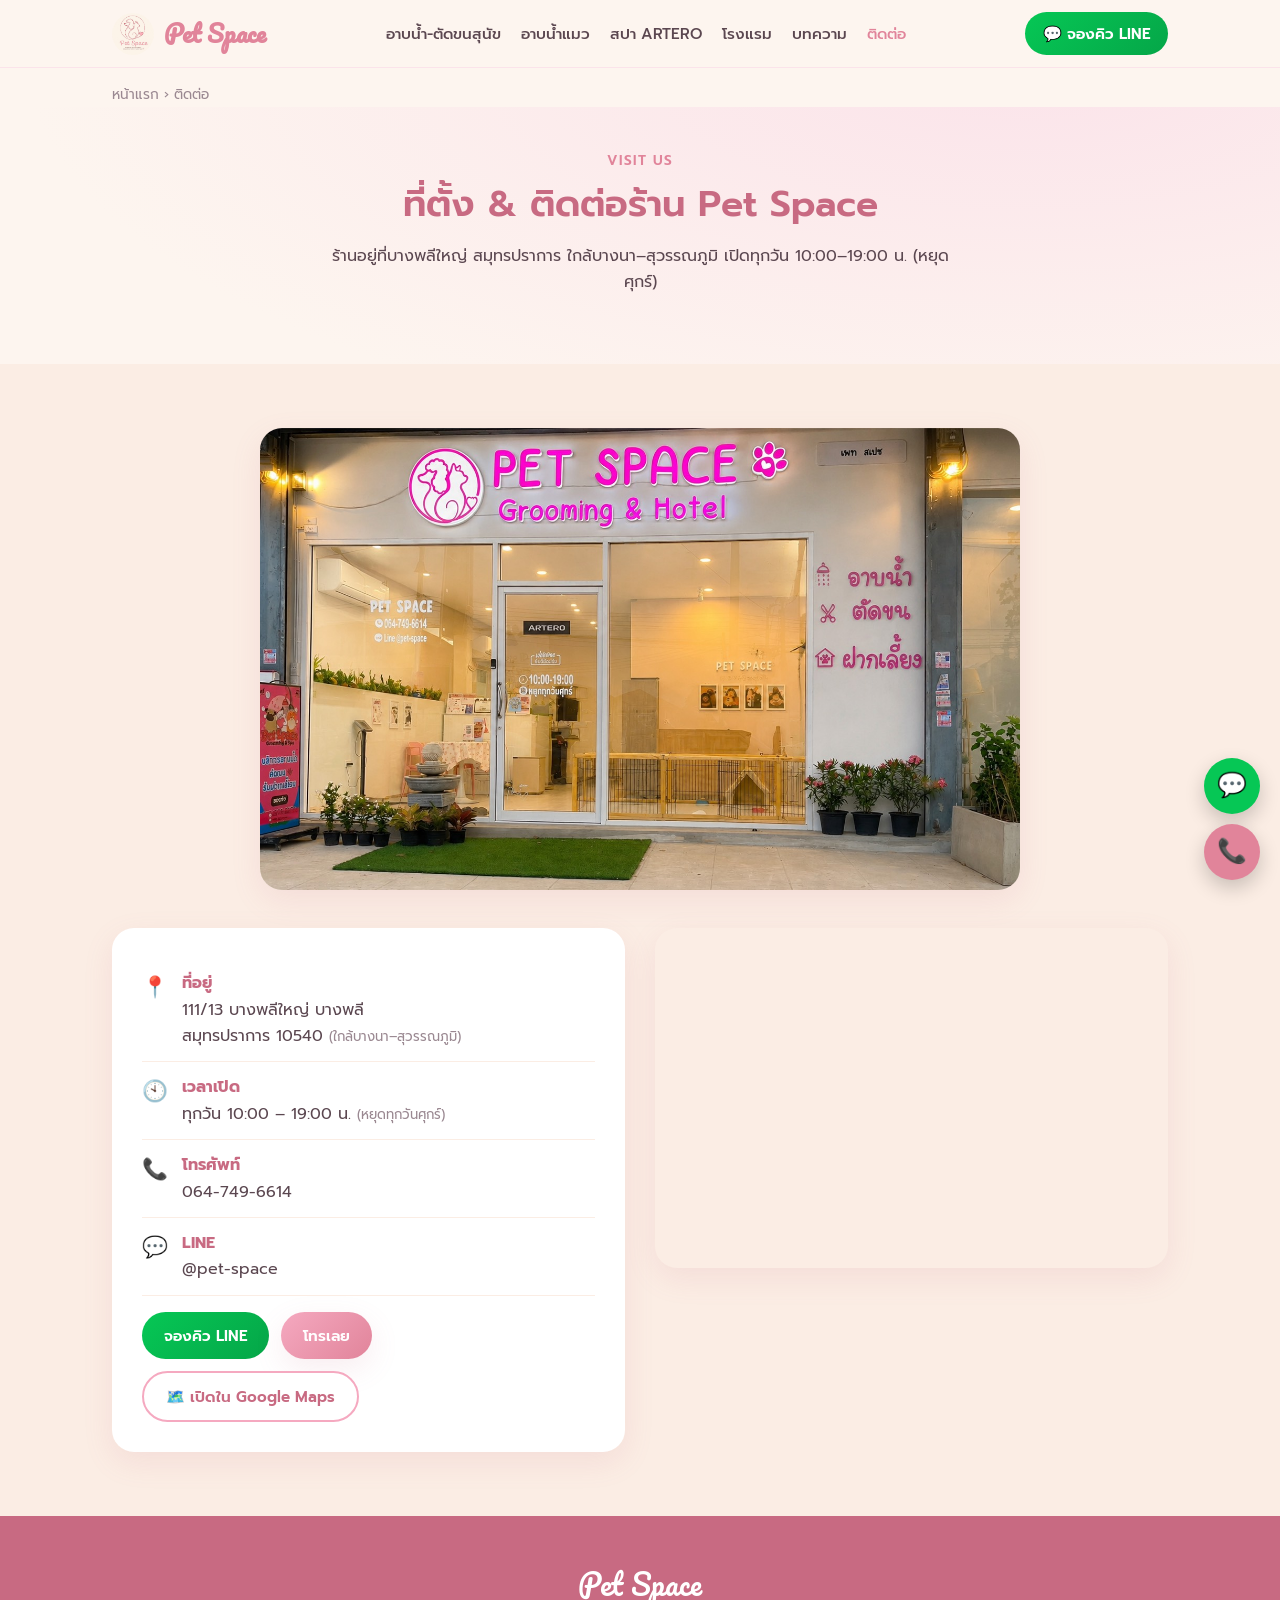
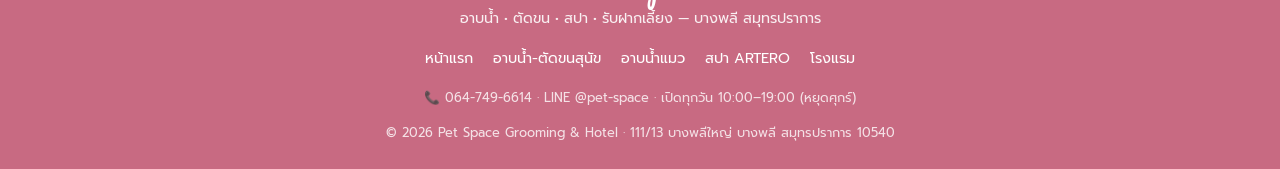
<file: contact.html>
<!DOCTYPE html>
<html lang="th">
<head>
<!-- Google tag (gtag.js) -->
<script async src="https://www.googletagmanager.com/gtag/js?id=G-C55FVSRJDN"></script>
<script>window.dataLayer=window.dataLayer||[];function gtag(){dataLayer.push(arguments);}gtag('js',new Date());gtag('config','G-C55FVSRJDN');</script>
<meta charset="UTF-8">
<meta name="viewport" content="width=device-width, initial-scale=1.0">
<title>ติดต่อ &amp; แผนที่ Pet Space บางพลีใหญ่ สมุทรปราการ</title>
<meta name="description" content="ที่ตั้ง Pet Space 111/13 บางพลีใหญ่ บางพลี สมุทรปราการ 10540 ใกล้บางนา-สุวรรณภูมิ เปิดทุกวัน 10:00-19:00 (หยุดศุกร์) โทร 064-749-6614 LINE @pet-space">
<meta name="keywords" content="Pet Space บางพลี, ร้านสัตว์เลี้ยง บางพลีใหญ่, ที่ตั้ง Pet Space, แผนที่ อาบน้ำตัดขน บางพลี">
<link rel="canonical" href="https://petspace.vercel.app/contact.html">
<meta name="theme-color" content="#E8A0B0">
<meta property="og:type" content="website">
<meta property="og:title" content="ติดต่อ & แผนที่ Pet Space บางพลีใหญ่ สมุทรปราการ">
<meta property="og:description" content="111/13 บางพลีใหญ่ บางพลี สมุทรปราการ 10540 เปิดทุกวัน 10:00-19:00 (หยุดศุกร์) โทร 064-749-6614">
<meta property="og:image" content="https://petspace.vercel.app/Logo.jpg">
<meta property="og:url" content="https://petspace.vercel.app/contact.html">
<link rel="icon" type="image/jpeg" href="Logo.jpg">
<link rel="preconnect" href="https://fonts.googleapis.com">
<link rel="preconnect" href="https://fonts.gstatic.com" crossorigin>
<link href="https://fonts.googleapis.com/css2?family=Prompt:wght@300;400;500;600;700&family=Pacifico&display=swap" rel="stylesheet">
<link rel="stylesheet" href="assets/style.css">
<script type="application/ld+json">
{"@context":"https://schema.org","@type":"BreadcrumbList","itemListElement":[
{"@type":"ListItem","position":1,"name":"หน้าแรก","item":"https://petspace.vercel.app/"},
{"@type":"ListItem","position":2,"name":"ติดต่อ","item":"https://petspace.vercel.app/contact.html"}]}
</script>
<script type="application/ld+json">
{"@context":"https://schema.org","@type":"PetStore","name":"Pet Space — Grooming & Hotel","image":"https://petspace.vercel.app/Logo.jpg","telephone":"+66647496614","priceRange":"฿฿","url":"https://petspace.vercel.app/",
"address":{"@type":"PostalAddress","streetAddress":"111/13 บางพลีใหญ่ บางพลี","addressLocality":"บางพลี","addressRegion":"สมุทรปราการ","postalCode":"10540","addressCountry":"TH"},
"openingHoursSpecification":[{"@type":"OpeningHoursSpecification","dayOfWeek":["Saturday","Sunday","Monday","Tuesday","Wednesday","Thursday"],"opens":"10:00","closes":"19:00"}],
"areaServed":["บางพลี","บางพลีใหญ่","กิ่งแก้ว","หนามแดง","สมุทรปราการ","บางนา","สุวรรณภูมิ"],
"hasMap":"https://maps.app.goo.gl/MTjcCmbysFuh4MnA9",
"sameAs":["https://line.me/R/ti/p/@pet-space","https://maps.app.goo.gl/MTjcCmbysFuh4MnA9"]}
</script>
</head>
<body>

<header>
  <nav class="nav">
    <a href="index.html" class="brand"><img src="Logo.jpg" alt="โลโก้ Pet Space บางพลี"><span class="script">Pet Space</span></a>
    <div class="menu">
      <a href="dog-grooming.html">อาบน้ำ-ตัดขนสุนัข</a>
      <a href="cat-grooming.html">อาบน้ำแมว</a>
      <a href="spa.html">สปา ARTERO</a>
      <a href="pet-hotel.html">โรงแรม</a>
      <a href="blog.html">บทความ</a>
      <a href="contact.html" class="active">ติดต่อ</a>
    </div>
    <a href="https://line.me/R/ti/p/@pet-space" class="btn btn-line">💬 จองคิว LINE</a>
    <button class="hamb" aria-label="เปิดเมนู" aria-expanded="false" onclick="var m=this.closest('.nav').querySelector('.menu');this.setAttribute('aria-expanded',m.classList.toggle('open'))">☰</button>
  </nav>
</header>

<div class="wrap"><p class="crumbs"><a href="index.html">หน้าแรก</a> › ติดต่อ</p></div>

<section class="page-hero">
  <div class="wrap">
    <span class="eyebrow">Visit Us</span>
    <h1>ที่ตั้ง &amp; ติดต่อร้าน Pet Space</h1>
    <p>ร้านอยู่ที่บางพลีใหญ่ สมุทรปราการ ใกล้บางนา–สุวรรณภูมิ เปิดทุกวัน 10:00–19:00 น. (หยุดศุกร์)</p>
  </div>
</section>

<section class="contact">
  <div class="wrap">
    <figure class="figure" style="margin:0 0 30px"><img src="storefront-3.jpg" alt="หน้าร้าน Pet Space Grooming Hotel บางพลีใหญ่ สมุทรปราการ ป้ายชมพู" loading="lazy" style="max-width:760px"></figure>
    <div class="contact-grid">
      <div class="info-card">
        <div class="info-row"><span class="ic">📍</span><div><b>ที่อยู่</b><br>111/13 บางพลีใหญ่ บางพลี<br>สมุทรปราการ 10540 <span class="breeds">(ใกล้บางนา–สุวรรณภูมิ)</span></div></div>
        <div class="info-row"><span class="ic">🕙</span><div><b>เวลาเปิด</b><br>ทุกวัน 10:00 – 19:00 น. <span class="breeds">(หยุดทุกวันศุกร์)</span></div></div>
        <div class="info-row"><span class="ic">📞</span><div><b>โทรศัพท์</b><br><a href="tel:0647496614">064-749-6614</a></div></div>
        <div class="info-row"><span class="ic">💬</span><div><b>LINE</b><br><a href="https://line.me/R/ti/p/@pet-space">@pet-space</a></div></div>
        <div style="margin-top:16px;display:flex;gap:12px;flex-wrap:wrap">
          <a href="https://line.me/R/ti/p/@pet-space" class="btn btn-line">จองคิว LINE</a>
          <a href="tel:0647496614" class="btn btn-primary">โทรเลย</a>
          <a href="https://maps.app.goo.gl/MTjcCmbysFuh4MnA9" target="_blank" rel="noopener" class="btn btn-ghost">🗺️ เปิดใน Google Maps</a>
        </div>
      </div>
      <!-- แผนที่: ปักหมุดร้านจริงด้วย Place ID (ftid) ของ Google Business Profile -->
      <iframe class="map-embed" title="แผนที่ Pet Space grooming บางพลีใหญ่ สมุทรปราการ" loading="lazy" referrerpolicy="no-referrer-when-downgrade"
        src="https://www.google.com/maps?q=Pet+space+grooming&ftid=0x311d5f00251419dd:0x32390c9a9eb8da04&z=16&output=embed"></iframe>
    </div>
  </div>
</section>

<footer>
  <div class="wrap">
    <div class="script">Pet Space</div>
    <p style="font-size:.9rem;opacity:.9">อาบน้ำ • ตัดขน • สปา • รับฝากเลี้ยง — บางพลี สมุทรปราการ</p>
    <div class="fmenu"><a href="index.html">หน้าแรก</a><a href="dog-grooming.html">อาบน้ำ-ตัดขนสุนัข</a><a href="cat-grooming.html">อาบน้ำแมว</a><a href="spa.html">สปา ARTERO</a><a href="pet-hotel.html">โรงแรม</a></div>
    <p class="small">📞 064-749-6614 · LINE @pet-space · เปิดทุกวัน 10:00–19:00 (หยุดศุกร์)</p>
    <p class="small">© 2026 Pet Space Grooming &amp; Hotel · 111/13 บางพลีใหญ่ บางพลี สมุทรปราการ 10540</p>
  </div>
</footer>

<div class="float-cta">
  <a href="https://line.me/R/ti/p/@pet-space" class="f-line" aria-label="LINE">💬</a>
  <a href="tel:0647496614" class="f-tel" aria-label="โทร">📞</a>
</div>

</body>
</html>
</file>
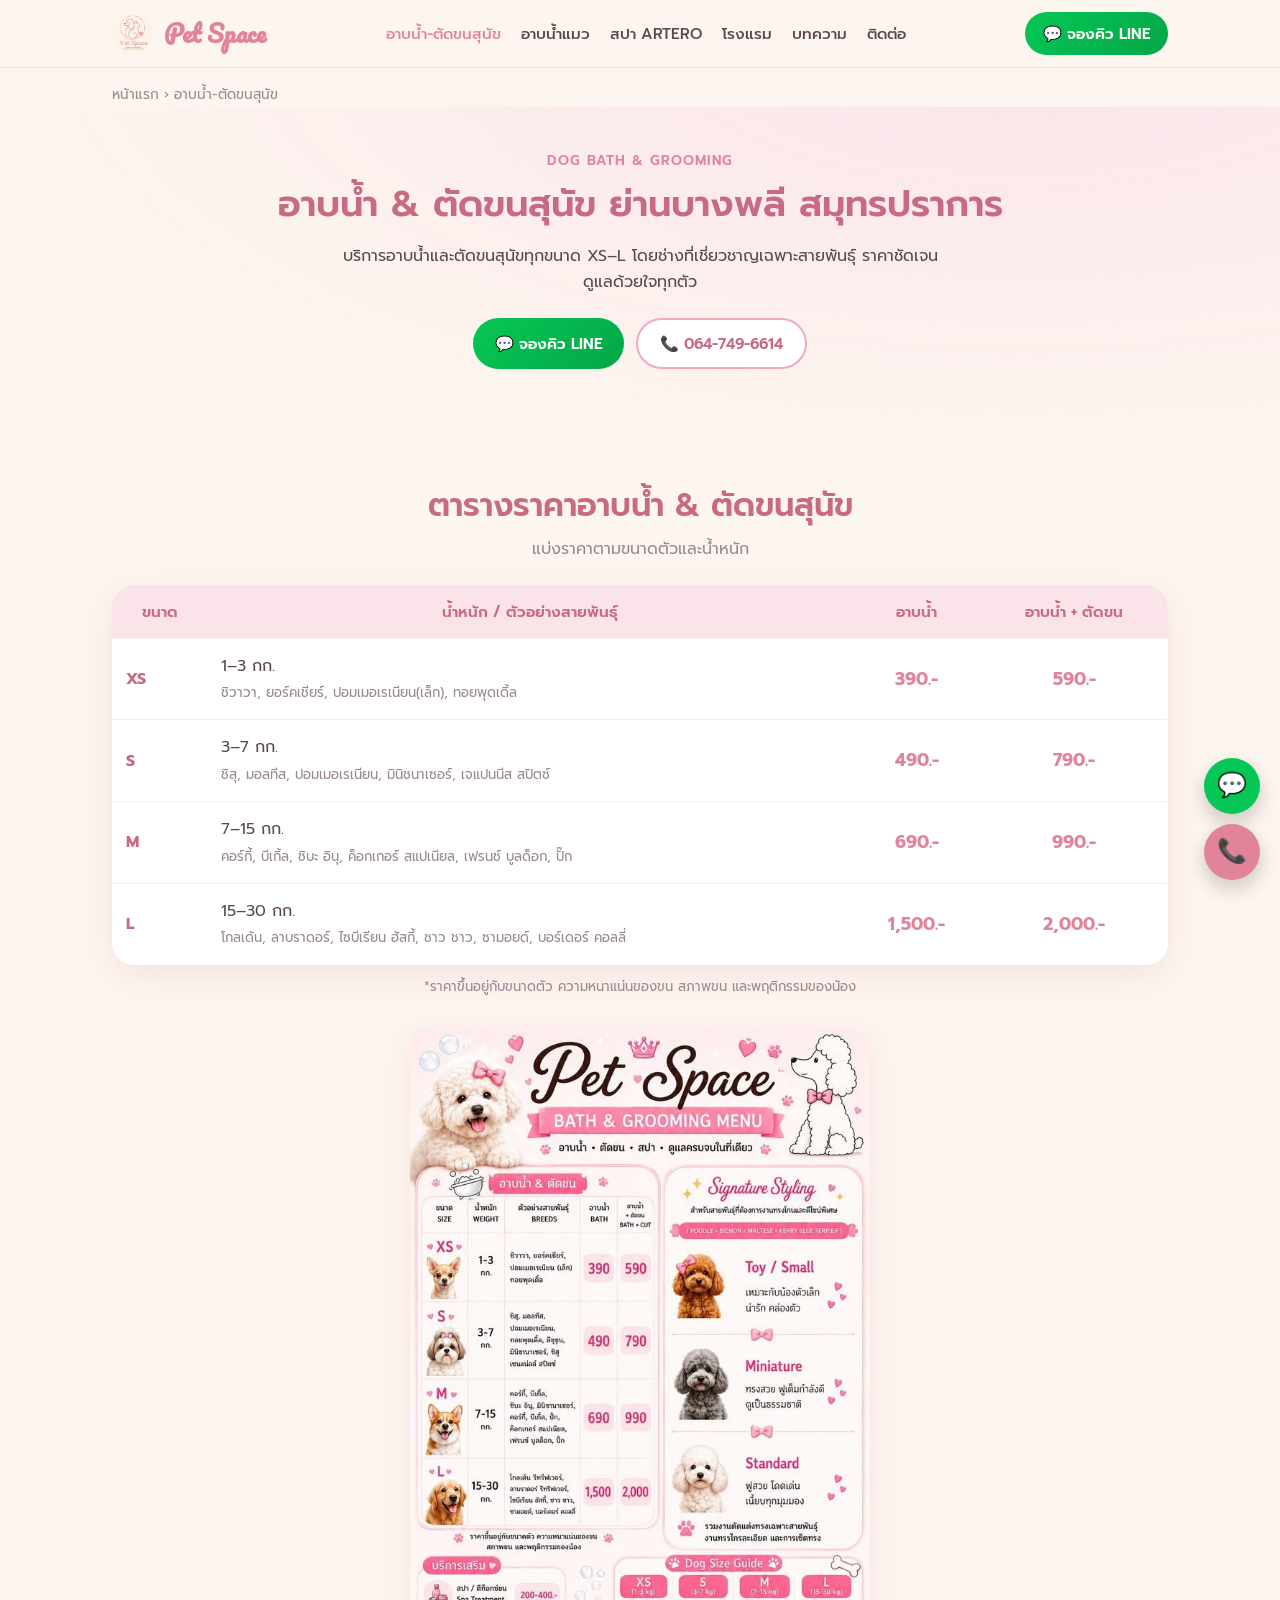
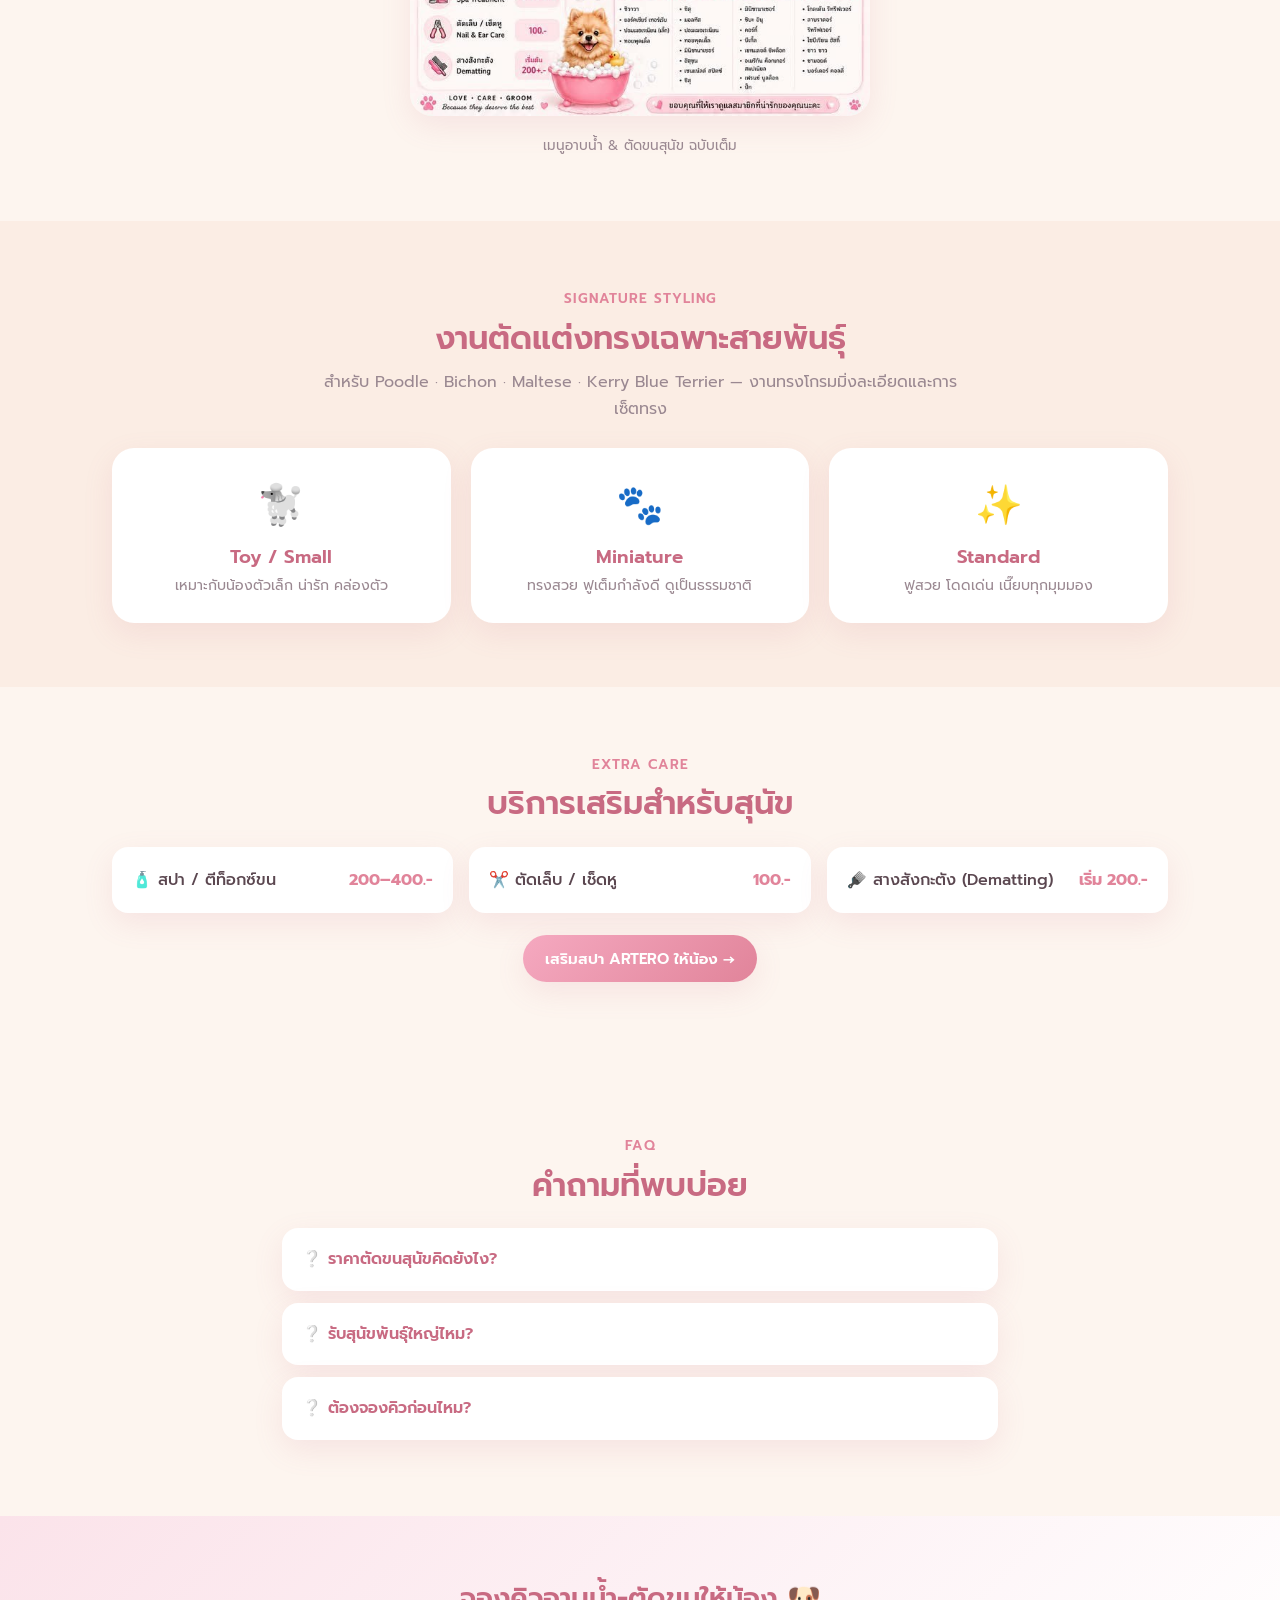
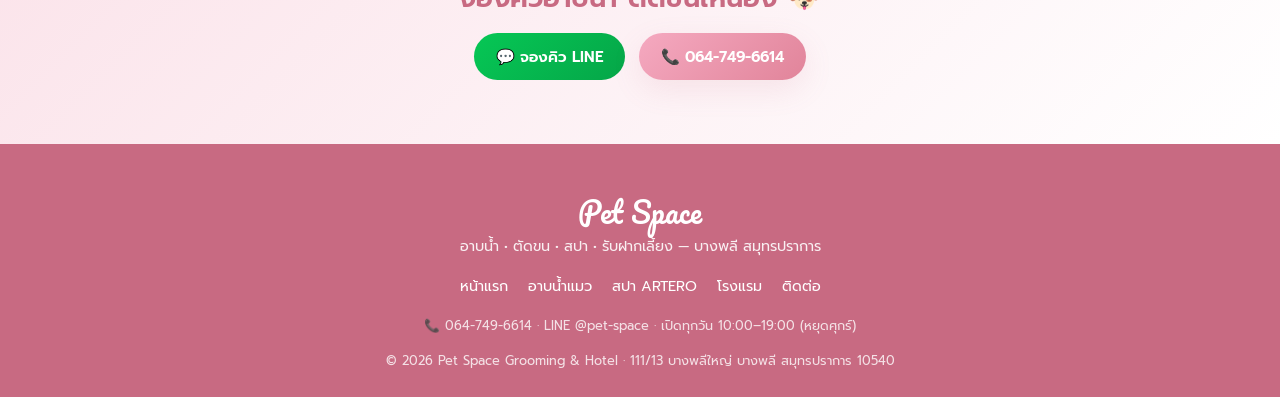
<file: dog-grooming.html>
<!DOCTYPE html>
<html lang="th">
<head>
<!-- Google tag (gtag.js) -->
<script async src="https://www.googletagmanager.com/gtag/js?id=G-C55FVSRJDN"></script>
<script>window.dataLayer=window.dataLayer||[];function gtag(){dataLayer.push(arguments);}gtag('js',new Date());gtag('config','G-C55FVSRJDN');</script>
<meta charset="UTF-8">
<meta name="viewport" content="width=device-width, initial-scale=1.0">
<title>อาบน้ำ ตัดขนสุนัข บางพลี ราคาตามขนาด XS–L | Pet Space</title>
<meta name="description" content="ราคาอาบน้ำ ตัดขนสุนัข ย่านบางพลี สมุทรปราการ แบ่งตามขนาด XS–L เริ่มต้น 390 บาท งานตัดแต่งทรงเฉพาะสายพันธุ์ พุดเดิ้ล ชิสุ ปอม โกลเด้น โทร 064-749-6614">
<meta name="keywords" content="อาบน้ำตัดขนสุนัข บางพลี, ตัดขนสุนัข ราคา, ตัดขนพุดเดิ้ล บางพลี, ตัดขนหมา สมุทรปราการ, grooming สุนัข">
<link rel="canonical" href="https://petspace.vercel.app/dog-grooming.html">
<meta name="theme-color" content="#E8A0B0">
<meta property="og:type" content="website">
<meta property="og:title" content="อาบน้ำ ตัดขนสุนัข บางพลี ราคาตามขนาด XS–L | Pet Space">
<meta property="og:description" content="ราคาอาบน้ำ ตัดขนสุนัข บางพลี เริ่ม 390 บาท งานทรงเฉพาะสายพันธุ์ โดยช่างมืออาชีพ">
<meta property="og:image" content="https://petspace.vercel.app/Logo.jpg">
<meta property="og:url" content="https://petspace.vercel.app/dog-grooming.html">
<link rel="icon" type="image/jpeg" href="Logo.jpg">
<link rel="preconnect" href="https://fonts.googleapis.com">
<link rel="preconnect" href="https://fonts.gstatic.com" crossorigin>
<link href="https://fonts.googleapis.com/css2?family=Prompt:wght@300;400;500;600;700&family=Pacifico&display=swap" rel="stylesheet">
<link rel="stylesheet" href="assets/style.css">
<script type="application/ld+json">
{"@context":"https://schema.org","@type":"BreadcrumbList","itemListElement":[
{"@type":"ListItem","position":1,"name":"หน้าแรก","item":"https://petspace.vercel.app/"},
{"@type":"ListItem","position":2,"name":"อาบน้ำ-ตัดขนสุนัข","item":"https://petspace.vercel.app/dog-grooming.html"}]}
</script>
<script type="application/ld+json">
{"@context":"https://schema.org","@type":"Service","serviceType":"อาบน้ำและตัดขนสุนัข","provider":{"@type":"PetStore","name":"Pet Space — Grooming & Hotel","telephone":"+66647496614","address":{"@type":"PostalAddress","streetAddress":"111/13 บางพลีใหญ่ บางพลี","addressLocality":"บางพลี","addressRegion":"สมุทรปราการ","postalCode":"10540","addressCountry":"TH"}},
"areaServed":["บางพลี","สมุทรปราการ","บางนา"],
"offers":[
{"@type":"Offer","name":"อาบน้ำสุนัข XS (1-3 กก.)","price":"390","priceCurrency":"THB"},
{"@type":"Offer","name":"อาบน้ำ+ตัดขน XS (1-3 กก.)","price":"590","priceCurrency":"THB"},
{"@type":"Offer","name":"อาบน้ำสุนัข S (3-7 กก.)","price":"490","priceCurrency":"THB"},
{"@type":"Offer","name":"อาบน้ำ+ตัดขน S (3-7 กก.)","price":"790","priceCurrency":"THB"},
{"@type":"Offer","name":"อาบน้ำสุนัข M (7-15 กก.)","price":"690","priceCurrency":"THB"},
{"@type":"Offer","name":"อาบน้ำ+ตัดขน M (7-15 กก.)","price":"990","priceCurrency":"THB"},
{"@type":"Offer","name":"อาบน้ำสุนัข L (15-30 กก.)","price":"1500","priceCurrency":"THB"},
{"@type":"Offer","name":"อาบน้ำ+ตัดขน L (15-30 กก.)","price":"2000","priceCurrency":"THB"}]}
</script>
</head>
<body>

<header>
  <nav class="nav">
    <a href="index.html" class="brand"><img src="Logo.jpg" alt="โลโก้ Pet Space บางพลี"><span class="script">Pet Space</span></a>
    <div class="menu">
      <a href="dog-grooming.html" class="active">อาบน้ำ-ตัดขนสุนัข</a>
      <a href="cat-grooming.html">อาบน้ำแมว</a>
      <a href="spa.html">สปา ARTERO</a>
      <a href="pet-hotel.html">โรงแรม</a>
      <a href="blog.html">บทความ</a>
      <a href="contact.html">ติดต่อ</a>
    </div>
    <a href="https://line.me/R/ti/p/@pet-space" class="btn btn-line">💬 จองคิว LINE</a>
    <button class="hamb" aria-label="เปิดเมนู" aria-expanded="false" onclick="var m=this.closest('.nav').querySelector('.menu');this.setAttribute('aria-expanded',m.classList.toggle('open'))">☰</button>
  </nav>
</header>

<div class="wrap"><p class="crumbs"><a href="index.html">หน้าแรก</a> › อาบน้ำ-ตัดขนสุนัข</p></div>

<section class="page-hero">
  <div class="wrap">
    <span class="eyebrow">Dog Bath &amp; Grooming</span>
    <h1>อาบน้ำ &amp; ตัดขนสุนัข ย่านบางพลี สมุทรปราการ</h1>
    <p>บริการอาบน้ำและตัดขนสุนัขทุกขนาด XS–L โดยช่างที่เชี่ยวชาญเฉพาะสายพันธุ์ ราคาชัดเจน ดูแลด้วยใจทุกตัว</p>
    <div class="cta">
      <a href="https://line.me/R/ti/p/@pet-space" class="btn btn-line">💬 จองคิว LINE</a>
      <a href="tel:0647496614" class="btn btn-ghost">📞 064-749-6614</a>
    </div>
  </div>
</section>

<section>
  <div class="wrap">
    <div class="center"><h2 class="sec-title">ตารางราคาอาบน้ำ &amp; ตัดขนสุนัข</h2><p class="sec-sub">แบ่งราคาตามขนาดตัวและน้ำหนัก</p></div>
    <table class="price-table">
      <thead><tr><th>ขนาด</th><th>น้ำหนัก / ตัวอย่างสายพันธุ์</th><th>อาบน้ำ</th><th>อาบน้ำ + ตัดขน</th></tr></thead>
      <tbody>
        <tr><td class="size">XS</td><td>1–3 กก.<br><span class="breeds">ชิวาวา, ยอร์คเชียร์, ปอมเมอเรเนียน(เล็ก), ทอยพุดเดิ้ล</span></td><td class="price">390.-</td><td class="price">590.-</td></tr>
        <tr><td class="size">S</td><td>3–7 กก.<br><span class="breeds">ชิสุ, มอลทีส, ปอมเมอเรเนียน, มินิชนาเซอร์, เจแปนนีส สปิตซ์</span></td><td class="price">490.-</td><td class="price">790.-</td></tr>
        <tr><td class="size">M</td><td>7–15 กก.<br><span class="breeds">คอร์กี้, บีเกิ้ล, ชิบะ อินุ, ค็อกเกอร์ สแปเนียล, เฟรนช์ บูลด็อก, ปั๊ก</span></td><td class="price">690.-</td><td class="price">990.-</td></tr>
        <tr><td class="size">L</td><td>15–30 กก.<br><span class="breeds">โกลเด้น, ลาบราดอร์, ไซบีเรียน ฮัสกี้, ชาว ชาว, ซามอยด์, บอร์เดอร์ คอลลี่</span></td><td class="price">1,500.-</td><td class="price">2,000.-</td></tr>
      </tbody>
    </table>
    <p class="breeds center" style="margin-top:12px">*ราคาขึ้นอยู่กับขนาดตัว ความหนาแน่นของขน สภาพขน และพฤติกรรมของน้อง</p>
    <figure class="figure"><img src="S__39755816_0.jpg" alt="เมนูราคาอาบน้ำ ตัดขนสุนัข ตามขนาด XS-L Pet Space บางพลี สมุทรปราการ" loading="lazy"><figcaption>เมนูอาบน้ำ &amp; ตัดขนสุนัข ฉบับเต็ม</figcaption></figure>
  </div>
</section>

<section id="styling" class="trust">
  <div class="wrap">
    <div class="center"><span class="eyebrow">Signature Styling</span><h2 class="sec-title">งานตัดแต่งทรงเฉพาะสายพันธุ์</h2><p class="sec-sub">สำหรับ Poodle · Bichon · Maltese · Kerry Blue Terrier — งานทรงโกรมมิ่งละเอียดและการเซ็ตทรง</p></div>
    <div class="style-grid">
      <div class="style-card"><div class="big">🐩</div><h3>Toy / Small</h3><p>เหมาะกับน้องตัวเล็ก น่ารัก คล่องตัว</p></div>
      <div class="style-card"><div class="big">🐾</div><h3>Miniature</h3><p>ทรงสวย ฟูเต็มกำลังดี ดูเป็นธรรมชาติ</p></div>
      <div class="style-card"><div class="big">✨</div><h3>Standard</h3><p>ฟูสวย โดดเด่น เนี๊ยบทุกมุมมอง</p></div>
    </div>
  </div>
</section>

<section id="addon">
  <div class="wrap">
    <div class="center"><span class="eyebrow">Extra Care</span><h2 class="sec-title">บริการเสริมสำหรับสุนัข</h2></div>
    <div class="addon-grid">
      <div class="addon"><span class="n">🧴 สปา / ตีท็อกซ์ขน</span><span class="p">200–400.-</span></div>
      <div class="addon"><span class="n">✂️ ตัดเล็บ / เช็ดหู</span><span class="p">100.-</span></div>
      <div class="addon"><span class="n">🪮 สางสังกะตัง (Dematting)</span><span class="p">เริ่ม 200.-</span></div>
    </div>
    <div class="center" style="margin-top:22px"><a href="spa.html" class="btn btn-primary">เสริมสปา ARTERO ให้น้อง →</a></div>
  </div>
</section>

<section class="faq">
  <div class="wrap">
    <div class="center"><span class="eyebrow">FAQ</span><h2 class="sec-title">คำถามที่พบบ่อย</h2></div>
    <div class="faq">
      <details><summary>ราคาตัดขนสุนัขคิดยังไง?</summary><p>คิดตามขนาดตัว/น้ำหนัก (XS–L) เริ่มอาบน้ำ 390 บาท และอาบน้ำ+ตัดขน 590 บาท ราคาสุดท้ายขึ้นกับความหนาแน่นและสภาพขนของน้อง</p></details>
      <details><summary>รับสุนัขพันธุ์ใหญ่ไหม?</summary><p>รับครับ ขนาด L 15–30 กก. เช่น โกลเด้น ลาบราดอร์ ฮัสกี้ ซามอยด์ แนะนำโทรจองคิวล่วงหน้า</p></details>
      <details><summary>ต้องจองคิวก่อนไหม?</summary><p>แนะนำจองผ่าน LINE @pet-space ล่วงหน้าเพื่อความสะดวก ไม่ต้องรอนาน</p></details>
    </div>
  </div>
</section>

<section class="cta-band">
  <div class="wrap">
    <h2>จองคิวอาบน้ำ-ตัดขนให้น้อง 🐶</h2>
    <div class="cta"><a href="https://line.me/R/ti/p/@pet-space" class="btn btn-line">💬 จองคิว LINE</a><a href="tel:0647496614" class="btn btn-primary">📞 064-749-6614</a></div>
  </div>
</section>

<footer>
  <div class="wrap">
    <div class="script">Pet Space</div>
    <p style="font-size:.9rem;opacity:.9">อาบน้ำ • ตัดขน • สปา • รับฝากเลี้ยง — บางพลี สมุทรปราการ</p>
    <div class="fmenu"><a href="index.html">หน้าแรก</a><a href="cat-grooming.html">อาบน้ำแมว</a><a href="spa.html">สปา ARTERO</a><a href="pet-hotel.html">โรงแรม</a><a href="contact.html">ติดต่อ</a></div>
    <p class="small">📞 064-749-6614 · LINE @pet-space · เปิดทุกวัน 10:00–19:00 (หยุดศุกร์)</p>
    <p class="small">© 2026 Pet Space Grooming &amp; Hotel · 111/13 บางพลีใหญ่ บางพลี สมุทรปราการ 10540</p>
  </div>
</footer>

<div class="float-cta">
  <a href="https://line.me/R/ti/p/@pet-space" class="f-line" aria-label="LINE">💬</a>
  <a href="tel:0647496614" class="f-tel" aria-label="โทร">📞</a>
</div>

</body>
</html>
</file>
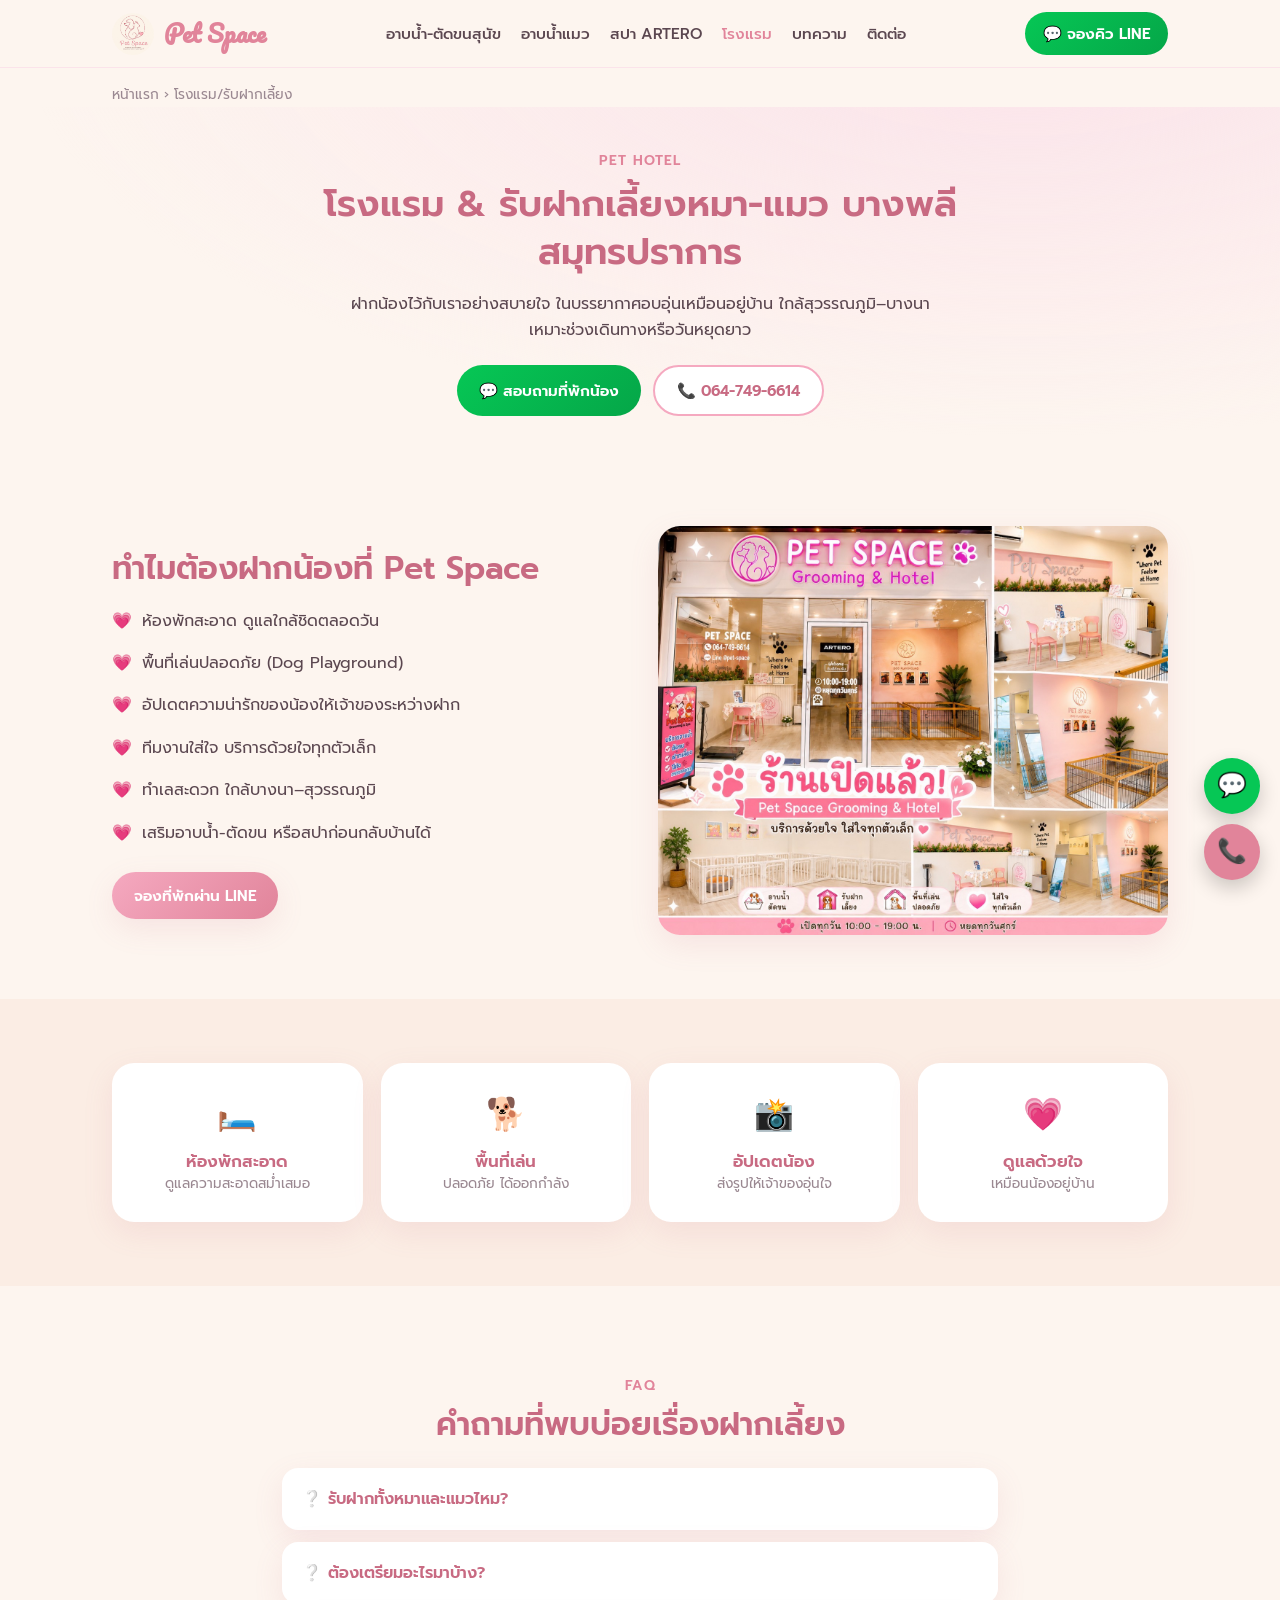
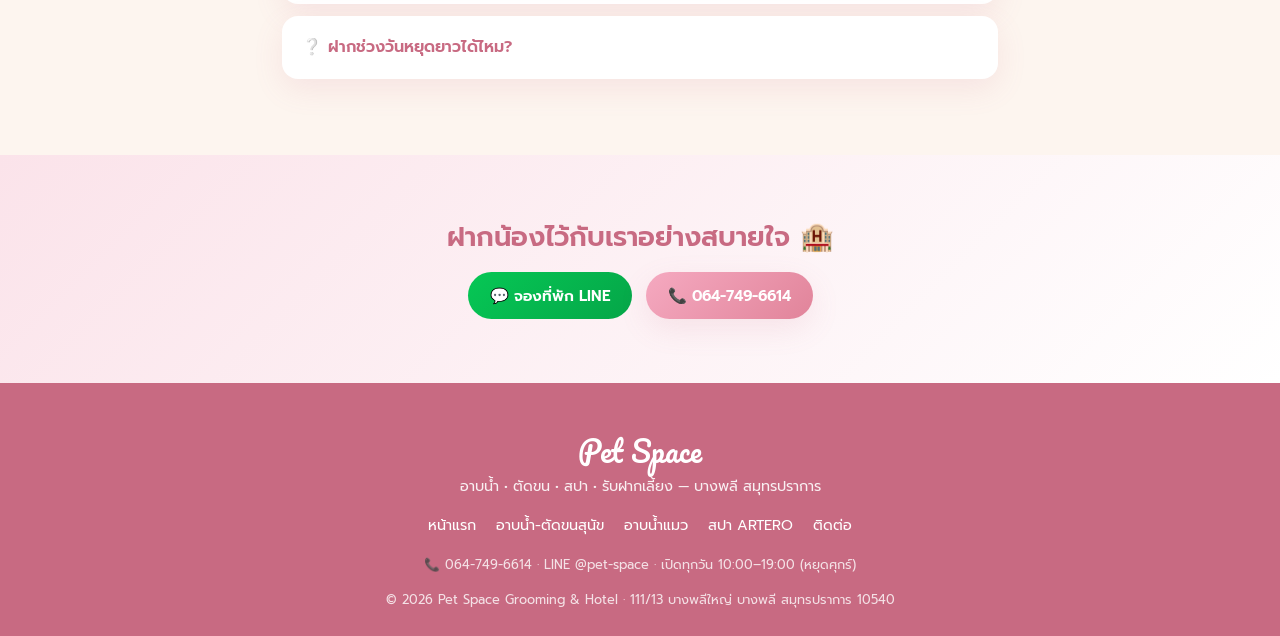
<file: pet-hotel.html>
<!DOCTYPE html>
<html lang="th">
<head>
<!-- Google tag (gtag.js) -->
<script async src="https://www.googletagmanager.com/gtag/js?id=G-C55FVSRJDN"></script>
<script>window.dataLayer=window.dataLayer||[];function gtag(){dataLayer.push(arguments);}gtag('js',new Date());gtag('config','G-C55FVSRJDN');</script>
<meta charset="UTF-8">
<meta name="viewport" content="width=device-width, initial-scale=1.0">
<title>โรงแรมสัตว์เลี้ยง รับฝากหมา-แมว บางพลี สมุทรปราการ | Pet Space</title>
<meta name="description" content="Pet Hotel รับฝากเลี้ยงสุนัขและแมว ย่านบางพลี สมุทรปราการ ใกล้สุวรรณภูมิ-บางนา ห้องพักสะอาด พื้นที่เล่นปลอดภัย ดูแลใกล้ชิดเหมือนอยู่บ้าน โทร 064-749-6614">
<meta name="keywords" content="รับฝากสุนัข บางพลี, โรงแรมแมว สมุทรปราการ, pet hotel บางพลี, ที่รับฝากหมาแมว สมุทรปราการ, ฝากเลี้ยงหมา ใกล้สุวรรณภูมิ">
<link rel="canonical" href="https://petspace.vercel.app/pet-hotel.html">
<meta name="theme-color" content="#E8A0B0">
<meta property="og:type" content="website">
<meta property="og:title" content="โรงแรมสัตว์เลี้ยง รับฝากหมา-แมว บางพลี สมุทรปราการ | Pet Space">
<meta property="og:description" content="Pet Hotel รับฝากเลี้ยงสุนัขและแมว ห้องพักสะอาด พื้นที่เล่นปลอดภัย ดูแลด้วยใจ ที่บางพลี สมุทรปราการ">
<meta property="og:image" content="https://petspace.vercel.app/Logo.jpg">
<meta property="og:url" content="https://petspace.vercel.app/pet-hotel.html">
<link rel="icon" type="image/jpeg" href="Logo.jpg">
<link rel="preconnect" href="https://fonts.googleapis.com">
<link rel="preconnect" href="https://fonts.gstatic.com" crossorigin>
<link href="https://fonts.googleapis.com/css2?family=Prompt:wght@300;400;500;600;700&family=Pacifico&display=swap" rel="stylesheet">
<link rel="stylesheet" href="assets/style.css">
<script type="application/ld+json">
{"@context":"https://schema.org","@type":"BreadcrumbList","itemListElement":[
{"@type":"ListItem","position":1,"name":"หน้าแรก","item":"https://petspace.vercel.app/"},
{"@type":"ListItem","position":2,"name":"โรงแรม/รับฝากเลี้ยง","item":"https://petspace.vercel.app/pet-hotel.html"}]}
</script>
<script type="application/ld+json">
{"@context":"https://schema.org","@type":"Service","serviceType":"รับฝากเลี้ยงสัตว์ (Pet Hotel)","provider":{"@type":"PetStore","name":"Pet Space — Grooming & Hotel","telephone":"+66647496614","address":{"@type":"PostalAddress","streetAddress":"111/13 บางพลีใหญ่ บางพลี","addressLocality":"บางพลี","addressRegion":"สมุทรปราการ","postalCode":"10540","addressCountry":"TH"}},
"areaServed":["บางพลี","สมุทรปราการ","บางนา","สุวรรณภูมิ"]}
</script>
</head>
<body>

<header>
  <nav class="nav">
    <a href="index.html" class="brand"><img src="Logo.jpg" alt="โลโก้ Pet Space บางพลี"><span class="script">Pet Space</span></a>
    <div class="menu">
      <a href="dog-grooming.html">อาบน้ำ-ตัดขนสุนัข</a>
      <a href="cat-grooming.html">อาบน้ำแมว</a>
      <a href="spa.html">สปา ARTERO</a>
      <a href="pet-hotel.html" class="active">โรงแรม</a>
      <a href="blog.html">บทความ</a>
      <a href="contact.html">ติดต่อ</a>
    </div>
    <a href="https://line.me/R/ti/p/@pet-space" class="btn btn-line">💬 จองคิว LINE</a>
    <button class="hamb" aria-label="เปิดเมนู" aria-expanded="false" onclick="var m=this.closest('.nav').querySelector('.menu');this.setAttribute('aria-expanded',m.classList.toggle('open'))">☰</button>
  </nav>
</header>

<div class="wrap"><p class="crumbs"><a href="index.html">หน้าแรก</a> › โรงแรม/รับฝากเลี้ยง</p></div>

<section class="page-hero">
  <div class="wrap">
    <span class="eyebrow">Pet Hotel</span>
    <h1>โรงแรม &amp; รับฝากเลี้ยงหมา-แมว บางพลี สมุทรปราการ</h1>
    <p>ฝากน้องไว้กับเราอย่างสบายใจ ในบรรยากาศอบอุ่นเหมือนอยู่บ้าน ใกล้สุวรรณภูมิ–บางนา เหมาะช่วงเดินทางหรือวันหยุดยาว</p>
    <div class="cta">
      <a href="https://line.me/R/ti/p/@pet-space" class="btn btn-line">💬 สอบถามที่พักน้อง</a>
      <a href="tel:0647496614" class="btn btn-ghost">📞 064-749-6614</a>
    </div>
  </div>
</section>

<section>
  <div class="wrap hotel-grid">
    <div>
      <h2 class="sec-title">ทำไมต้องฝากน้องที่ Pet Space</h2>
      <ul class="hotel-list">
        <li>ห้องพักสะอาด ดูแลใกล้ชิดตลอดวัน</li>
        <li>พื้นที่เล่นปลอดภัย (Dog Playground)</li>
        <li>อัปเดตความน่ารักของน้องให้เจ้าของระหว่างฝาก</li>
        <li>ทีมงานใส่ใจ บริการด้วยใจทุกตัวเล็ก</li>
        <li>ทำเลสะดวก ใกล้บางนา–สุวรรณภูมิ</li>
        <li>เสริมอาบน้ำ-ตัดขน หรือสปาก่อนกลับบ้านได้</li>
      </ul>
      <a href="https://line.me/R/ti/p/@pet-space" class="btn btn-primary" style="margin-top:18px">จองที่พักผ่าน LINE</a>
    </div>
    <img src="S__39755818_0.jpg" alt="Pet Space Grooming Hotel หน้าร้านและโซนเล่นสุนัข Dog Playground บางพลี สมุทรปราการ" loading="lazy" style="width:100%;border-radius:var(--radius);box-shadow:var(--shadow);display:block">
  </div>
</section>

<section class="trust">
  <div class="wrap trust-grid">
    <div class="trust-item"><div class="ic">🛏️</div><h3>ห้องพักสะอาด</h3><p>ดูแลความสะอาดสม่ำเสมอ</p></div>
    <div class="trust-item"><div class="ic">🐕</div><h3>พื้นที่เล่น</h3><p>ปลอดภัย ได้ออกกำลัง</p></div>
    <div class="trust-item"><div class="ic">📸</div><h3>อัปเดตน้อง</h3><p>ส่งรูปให้เจ้าของอุ่นใจ</p></div>
    <div class="trust-item"><div class="ic">💗</div><h3>ดูแลด้วยใจ</h3><p>เหมือนน้องอยู่บ้าน</p></div>
  </div>
</section>

<section class="faq">
  <div class="wrap">
    <div class="center"><span class="eyebrow">FAQ</span><h2 class="sec-title">คำถามที่พบบ่อยเรื่องฝากเลี้ยง</h2></div>
    <div class="faq">
      <details><summary>รับฝากทั้งหมาและแมวไหม?</summary><p>รับทั้งสุนัขและแมวครับ แนะนำโทรหรือทัก LINE เพื่อสอบถามคิวว่างและเตรียมของใช้น้อง</p></details>
      <details><summary>ต้องเตรียมอะไรมาบ้าง?</summary><p>แนะนำนำอาหารที่น้องกินประจำ ของใช้ติดตัว และแจ้งพฤติกรรม/โรคประจำตัว (ถ้ามี) เพื่อการดูแลที่เหมาะสม</p></details>
      <details><summary>ฝากช่วงวันหยุดยาวได้ไหม?</summary><p>ได้ครับ ช่วงวันหยุดยาวคิวเต็มเร็ว แนะนำจองล่วงหน้าผ่าน LINE @pet-space</p></details>
    </div>
  </div>
</section>

<section class="cta-band">
  <div class="wrap">
    <h2>ฝากน้องไว้กับเราอย่างสบายใจ 🏨</h2>
    <div class="cta"><a href="https://line.me/R/ti/p/@pet-space" class="btn btn-line">💬 จองที่พัก LINE</a><a href="tel:0647496614" class="btn btn-primary">📞 064-749-6614</a></div>
  </div>
</section>

<footer>
  <div class="wrap">
    <div class="script">Pet Space</div>
    <p style="font-size:.9rem;opacity:.9">อาบน้ำ • ตัดขน • สปา • รับฝากเลี้ยง — บางพลี สมุทรปราการ</p>
    <div class="fmenu"><a href="index.html">หน้าแรก</a><a href="dog-grooming.html">อาบน้ำ-ตัดขนสุนัข</a><a href="cat-grooming.html">อาบน้ำแมว</a><a href="spa.html">สปา ARTERO</a><a href="contact.html">ติดต่อ</a></div>
    <p class="small">📞 064-749-6614 · LINE @pet-space · เปิดทุกวัน 10:00–19:00 (หยุดศุกร์)</p>
    <p class="small">© 2026 Pet Space Grooming &amp; Hotel · 111/13 บางพลีใหญ่ บางพลี สมุทรปราการ 10540</p>
  </div>
</footer>

<div class="float-cta">
  <a href="https://line.me/R/ti/p/@pet-space" class="f-line" aria-label="LINE">💬</a>
  <a href="tel:0647496614" class="f-tel" aria-label="โทร">📞</a>
</div>

</body>
</html>
</file>
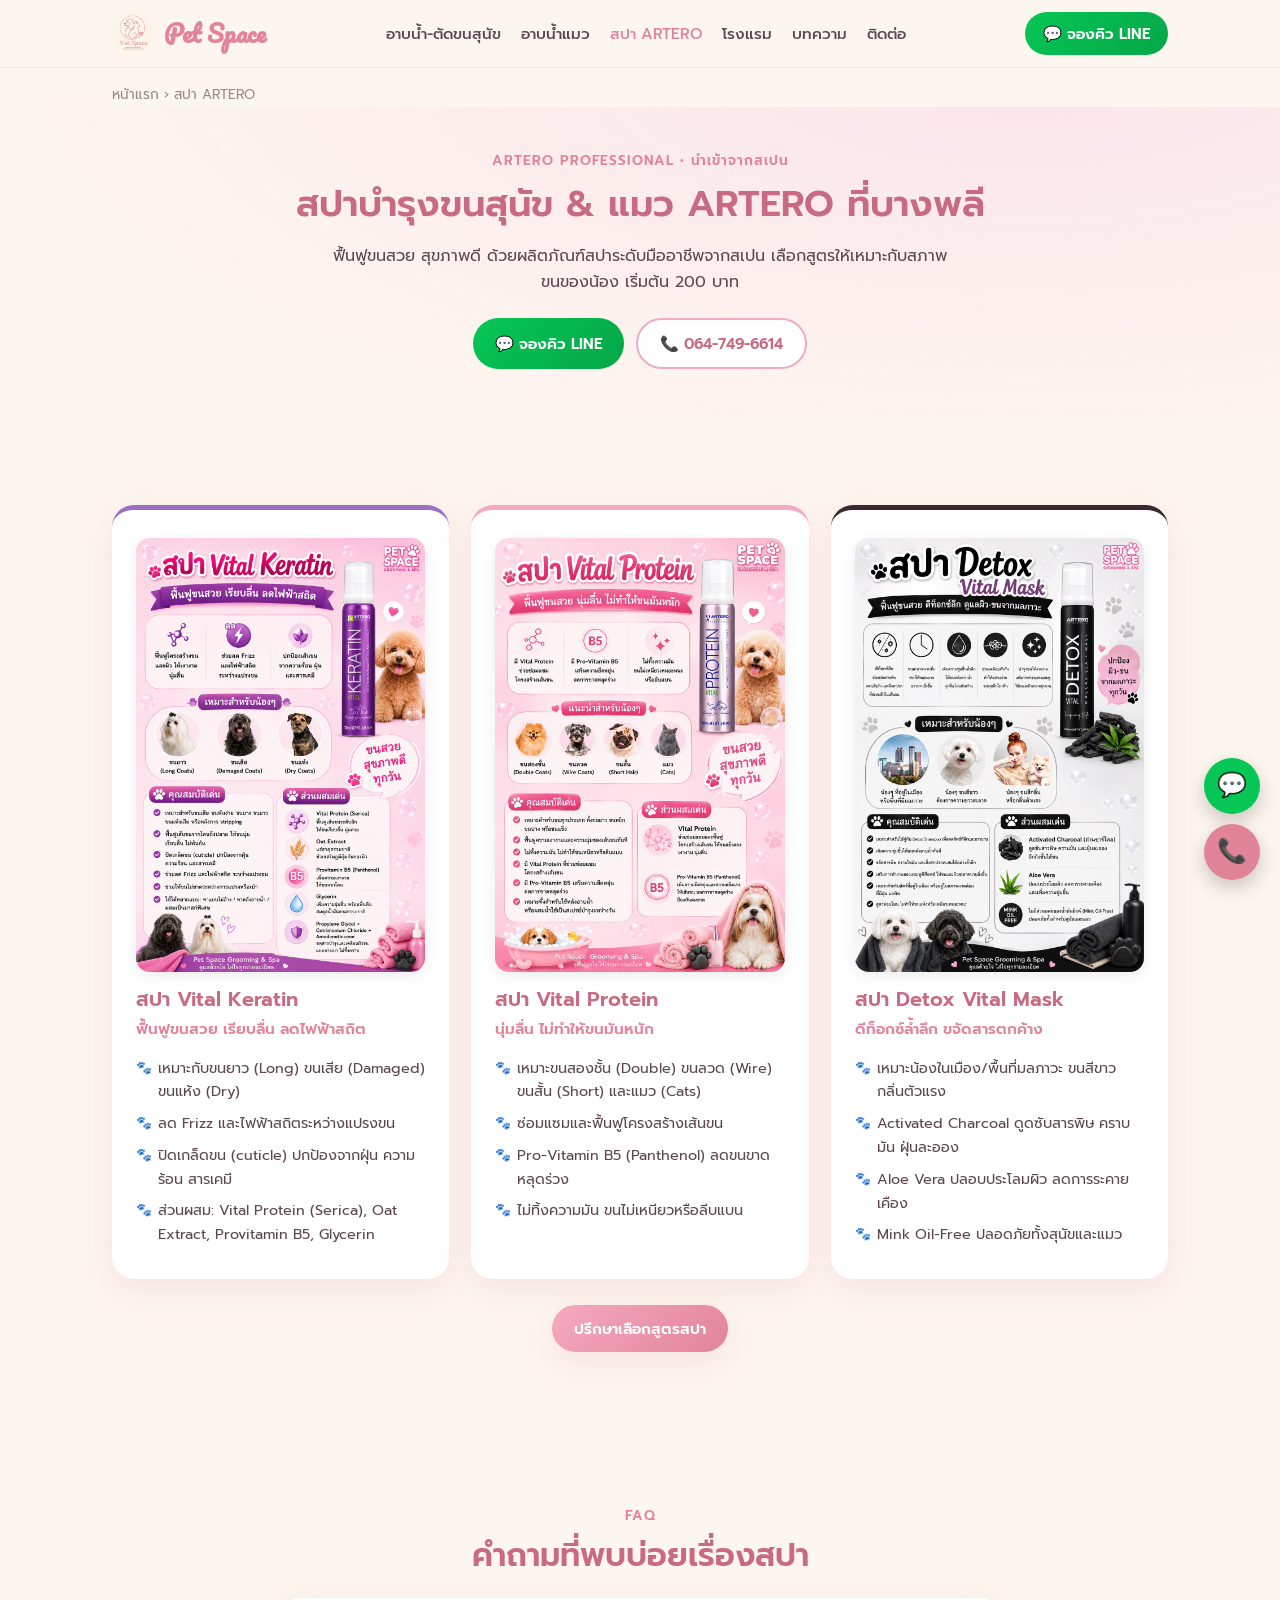
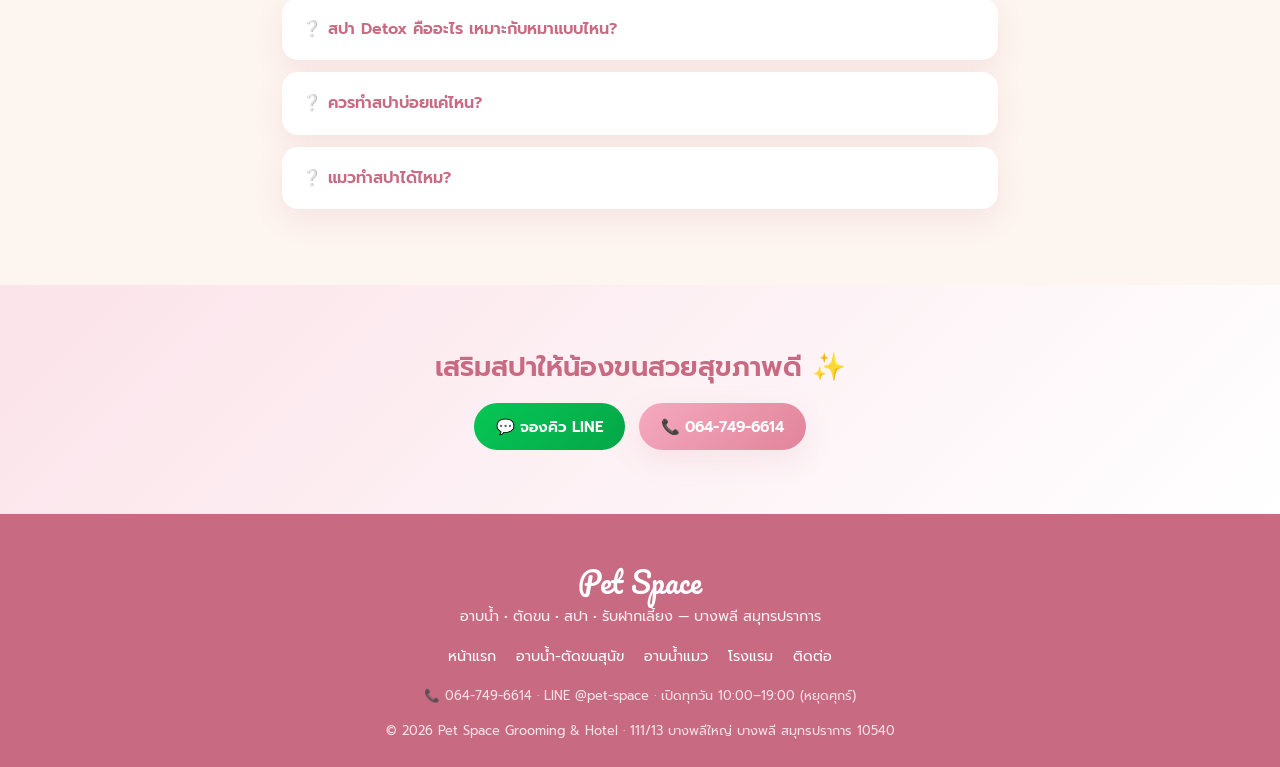
<file: spa.html>
<!DOCTYPE html>
<html lang="th">
<head>
<!-- Google tag (gtag.js) -->
<script async src="https://www.googletagmanager.com/gtag/js?id=G-C55FVSRJDN"></script>
<script>window.dataLayer=window.dataLayer||[];function gtag(){dataLayer.push(arguments);}gtag('js',new Date());gtag('config','G-C55FVSRJDN');</script>
<meta charset="UTF-8">
<meta name="viewport" content="width=device-width, initial-scale=1.0">
<title>สปาสุนัข-แมว ARTERO บางพลี Keratin Protein Detox | Pet Space</title>
<meta name="description" content="สปาบำรุงขนสุนัขและแมว ARTERO นำเข้าจากสเปน ที่บางพลี สมุทรปราการ 3 สูตร Vital Keratin, Vital Protein, Detox Vital Mask ฟื้นฟูขนสวย ดีท็อกซ์ล้ำลึก โทร 064-749-6614">
<meta name="keywords" content="สปาสุนัข สมุทรปราการ, สปาแมว บางพลี, ARTERO, detox สุนัข, keratin ขนสุนัข, ทรีตเมนต์ขนสัตว์">
<link rel="canonical" href="https://petspace.vercel.app/spa.html">
<meta name="theme-color" content="#E8A0B0">
<meta property="og:type" content="website">
<meta property="og:title" content="สปาสุนัข-แมว ARTERO บางพลี Keratin Protein Detox | Pet Space">
<meta property="og:description" content="สปาบำรุงขน ARTERO นำเข้าจากสเปน 3 สูตร ฟื้นฟูขนสวยสุขภาพดี ที่บางพลี สมุทรปราการ">
<meta property="og:image" content="https://petspace.vercel.app/Logo.jpg">
<meta property="og:url" content="https://petspace.vercel.app/spa.html">
<link rel="icon" type="image/jpeg" href="Logo.jpg">
<link rel="preconnect" href="https://fonts.googleapis.com">
<link rel="preconnect" href="https://fonts.gstatic.com" crossorigin>
<link href="https://fonts.googleapis.com/css2?family=Prompt:wght@300;400;500;600;700&family=Pacifico&display=swap" rel="stylesheet">
<link rel="stylesheet" href="assets/style.css">
<script type="application/ld+json">
{"@context":"https://schema.org","@type":"BreadcrumbList","itemListElement":[
{"@type":"ListItem","position":1,"name":"หน้าแรก","item":"https://petspace.vercel.app/"},
{"@type":"ListItem","position":2,"name":"สปา ARTERO","item":"https://petspace.vercel.app/spa.html"}]}
</script>
<script type="application/ld+json">
{"@context":"https://schema.org","@type":"Service","serviceType":"สปาบำรุงขนสุนัขและแมว ARTERO","provider":{"@type":"PetStore","name":"Pet Space — Grooming & Hotel","telephone":"+66647496614","address":{"@type":"PostalAddress","streetAddress":"111/13 บางพลีใหญ่ บางพลี","addressLocality":"บางพลี","addressRegion":"สมุทรปราการ","postalCode":"10540","addressCountry":"TH"}},
"areaServed":["บางพลี","สมุทรปราการ","บางนา"],
"offers":[{"@type":"Offer","name":"สปา / ตีท็อกซ์ขน","price":"200","priceCurrency":"THB"}]}
</script>
</head>
<body>

<header>
  <nav class="nav">
    <a href="index.html" class="brand"><img src="Logo.jpg" alt="โลโก้ Pet Space บางพลี"><span class="script">Pet Space</span></a>
    <div class="menu">
      <a href="dog-grooming.html">อาบน้ำ-ตัดขนสุนัข</a>
      <a href="cat-grooming.html">อาบน้ำแมว</a>
      <a href="spa.html" class="active">สปา ARTERO</a>
      <a href="pet-hotel.html">โรงแรม</a>
      <a href="blog.html">บทความ</a>
      <a href="contact.html">ติดต่อ</a>
    </div>
    <a href="https://line.me/R/ti/p/@pet-space" class="btn btn-line">💬 จองคิว LINE</a>
    <button class="hamb" aria-label="เปิดเมนู" aria-expanded="false" onclick="var m=this.closest('.nav').querySelector('.menu');this.setAttribute('aria-expanded',m.classList.toggle('open'))">☰</button>
  </nav>
</header>

<div class="wrap"><p class="crumbs"><a href="index.html">หน้าแรก</a> › สปา ARTERO</p></div>

<section class="page-hero">
  <div class="wrap">
    <span class="eyebrow">ARTERO Professional • นำเข้าจากสเปน</span>
    <h1>สปาบำรุงขนสุนัข &amp; แมว ARTERO ที่บางพลี</h1>
    <p>ฟื้นฟูขนสวย สุขภาพดี ด้วยผลิตภัณฑ์สปาระดับมืออาชีพจากสเปน เลือกสูตรให้เหมาะกับสภาพขนของน้อง เริ่มต้น 200 บาท</p>
    <div class="cta">
      <a href="https://line.me/R/ti/p/@pet-space" class="btn btn-line">💬 จองคิว LINE</a>
      <a href="tel:0647496614" class="btn btn-ghost">📞 064-749-6614</a>
    </div>
  </div>
</section>

<section>
  <div class="wrap">
    <div class="spa-grid">
      <div class="spa-card keratin">
        <img class="poster" src="S__39755822_0.jpg" alt="สปา ARTERO Vital Keratin ฟื้นฟูขนสุนัขขนยาว ลดไฟฟ้าสถิต Pet Space บางพลี" loading="lazy">
        <h3>สปา Vital Keratin</h3>
        <p class="sub">ฟื้นฟูขนสวย เรียบลื่น ลดไฟฟ้าสถิต</p>
        <ul>
          <li>เหมาะกับขนยาว (Long) ขนเสีย (Damaged) ขนแห้ง (Dry)</li>
          <li>ลด Frizz และไฟฟ้าสถิตระหว่างแปรงขน</li>
          <li>ปิดเกล็ดขน (cuticle) ปกป้องจากฝุ่น ความร้อน สารเคมี</li>
          <li>ส่วนผสม: Vital Protein (Serica), Oat Extract, Provitamin B5, Glycerin</li>
        </ul>
      </div>
      <div class="spa-card protein">
        <img class="poster" src="S__39755820_0.jpg" alt="สปา ARTERO Vital Protein บำรุงขนสุนัขและแมว นุ่มลื่น Pet Space บางพลี" loading="lazy">
        <h3>สปา Vital Protein</h3>
        <p class="sub">นุ่มลื่น ไม่ทำให้ขนมันหนัก</p>
        <ul>
          <li>เหมาะขนสองชั้น (Double) ขนลวด (Wire) ขนสั้น (Short) และแมว (Cats)</li>
          <li>ซ่อมแซมและฟื้นฟูโครงสร้างเส้นขน</li>
          <li>Pro-Vitamin B5 (Panthenol) ลดขนขาดหลุดร่วง</li>
          <li>ไม่ทิ้งความมัน ขนไม่เหนียวหรือลีบแบน</li>
        </ul>
      </div>
      <div class="spa-card detox">
        <img class="poster" src="S__39755821_0.jpg" alt="สปา ARTERO Detox Vital Mask ดีท็อกซ์ขนสุนัขแมว activated charcoal Pet Space บางพลี" loading="lazy">
        <h3>สปา Detox Vital Mask</h3>
        <p class="sub">ดีท็อกซ์ล้ำลึก ขจัดสารตกค้าง</p>
        <ul>
          <li>เหมาะน้องในเมือง/พื้นที่มลภาวะ ขนสีขาว กลิ่นตัวแรง</li>
          <li>Activated Charcoal ดูดซับสารพิษ คราบมัน ฝุ่นละออง</li>
          <li>Aloe Vera ปลอบประโลมผิว ลดการระคายเคือง</li>
          <li>Mink Oil-Free ปลอดภัยทั้งสุนัขและแมว</li>
        </ul>
      </div>
    </div>
    <div class="center" style="margin-top:26px"><a href="https://line.me/R/ti/p/@pet-space" class="btn btn-primary">ปรึกษาเลือกสูตรสปา</a></div>
  </div>
</section>

<section class="faq">
  <div class="wrap">
    <div class="center"><span class="eyebrow">FAQ</span><h2 class="sec-title">คำถามที่พบบ่อยเรื่องสปา</h2></div>
    <div class="faq">
      <details><summary>สปา Detox คืออะไร เหมาะกับหมาแบบไหน?</summary><p>เป็นทรีตเมนต์ดีท็อกซ์ด้วย Activated Charcoal ขจัดสารตกค้าง คราบมัน และกลิ่นไม่พึงประสงค์ เหมาะกับน้องที่อยู่ในเมือง พื้นที่มีมลภาวะ ขนสีขาว หรือมีกลิ่นตัวแรง</p></details>
      <details><summary>ควรทำสปาบ่อยแค่ไหน?</summary><p>ทำควบคู่กับการอาบน้ำ-ตัดขนได้ตามสภาพขน โดยทั่วไปแนะนำทุกครั้งที่อาบน้ำหรือเดือนละ 1–2 ครั้งเพื่อขนสวยสุขภาพดีต่อเนื่อง</p></details>
      <details><summary>แมวทำสปาได้ไหม?</summary><p>ได้ครับ สูตร Vital Protein เหมาะกับแมวโดยเฉพาะ ช่วยฟื้นฟูขนให้นุ่มลื่นโดยไม่ทำให้ขนมันหนัก</p></details>
    </div>
  </div>
</section>

<section class="cta-band">
  <div class="wrap">
    <h2>เสริมสปาให้น้องขนสวยสุขภาพดี ✨</h2>
    <div class="cta"><a href="https://line.me/R/ti/p/@pet-space" class="btn btn-line">💬 จองคิว LINE</a><a href="tel:0647496614" class="btn btn-primary">📞 064-749-6614</a></div>
  </div>
</section>

<footer>
  <div class="wrap">
    <div class="script">Pet Space</div>
    <p style="font-size:.9rem;opacity:.9">อาบน้ำ • ตัดขน • สปา • รับฝากเลี้ยง — บางพลี สมุทรปราการ</p>
    <div class="fmenu"><a href="index.html">หน้าแรก</a><a href="dog-grooming.html">อาบน้ำ-ตัดขนสุนัข</a><a href="cat-grooming.html">อาบน้ำแมว</a><a href="pet-hotel.html">โรงแรม</a><a href="contact.html">ติดต่อ</a></div>
    <p class="small">📞 064-749-6614 · LINE @pet-space · เปิดทุกวัน 10:00–19:00 (หยุดศุกร์)</p>
    <p class="small">© 2026 Pet Space Grooming &amp; Hotel · 111/13 บางพลีใหญ่ บางพลี สมุทรปราการ 10540</p>
  </div>
</footer>

<div class="float-cta">
  <a href="https://line.me/R/ti/p/@pet-space" class="f-line" aria-label="LINE">💬</a>
  <a href="tel:0647496614" class="f-tel" aria-label="โทร">📞</a>
</div>

</body>
</html>
</file>
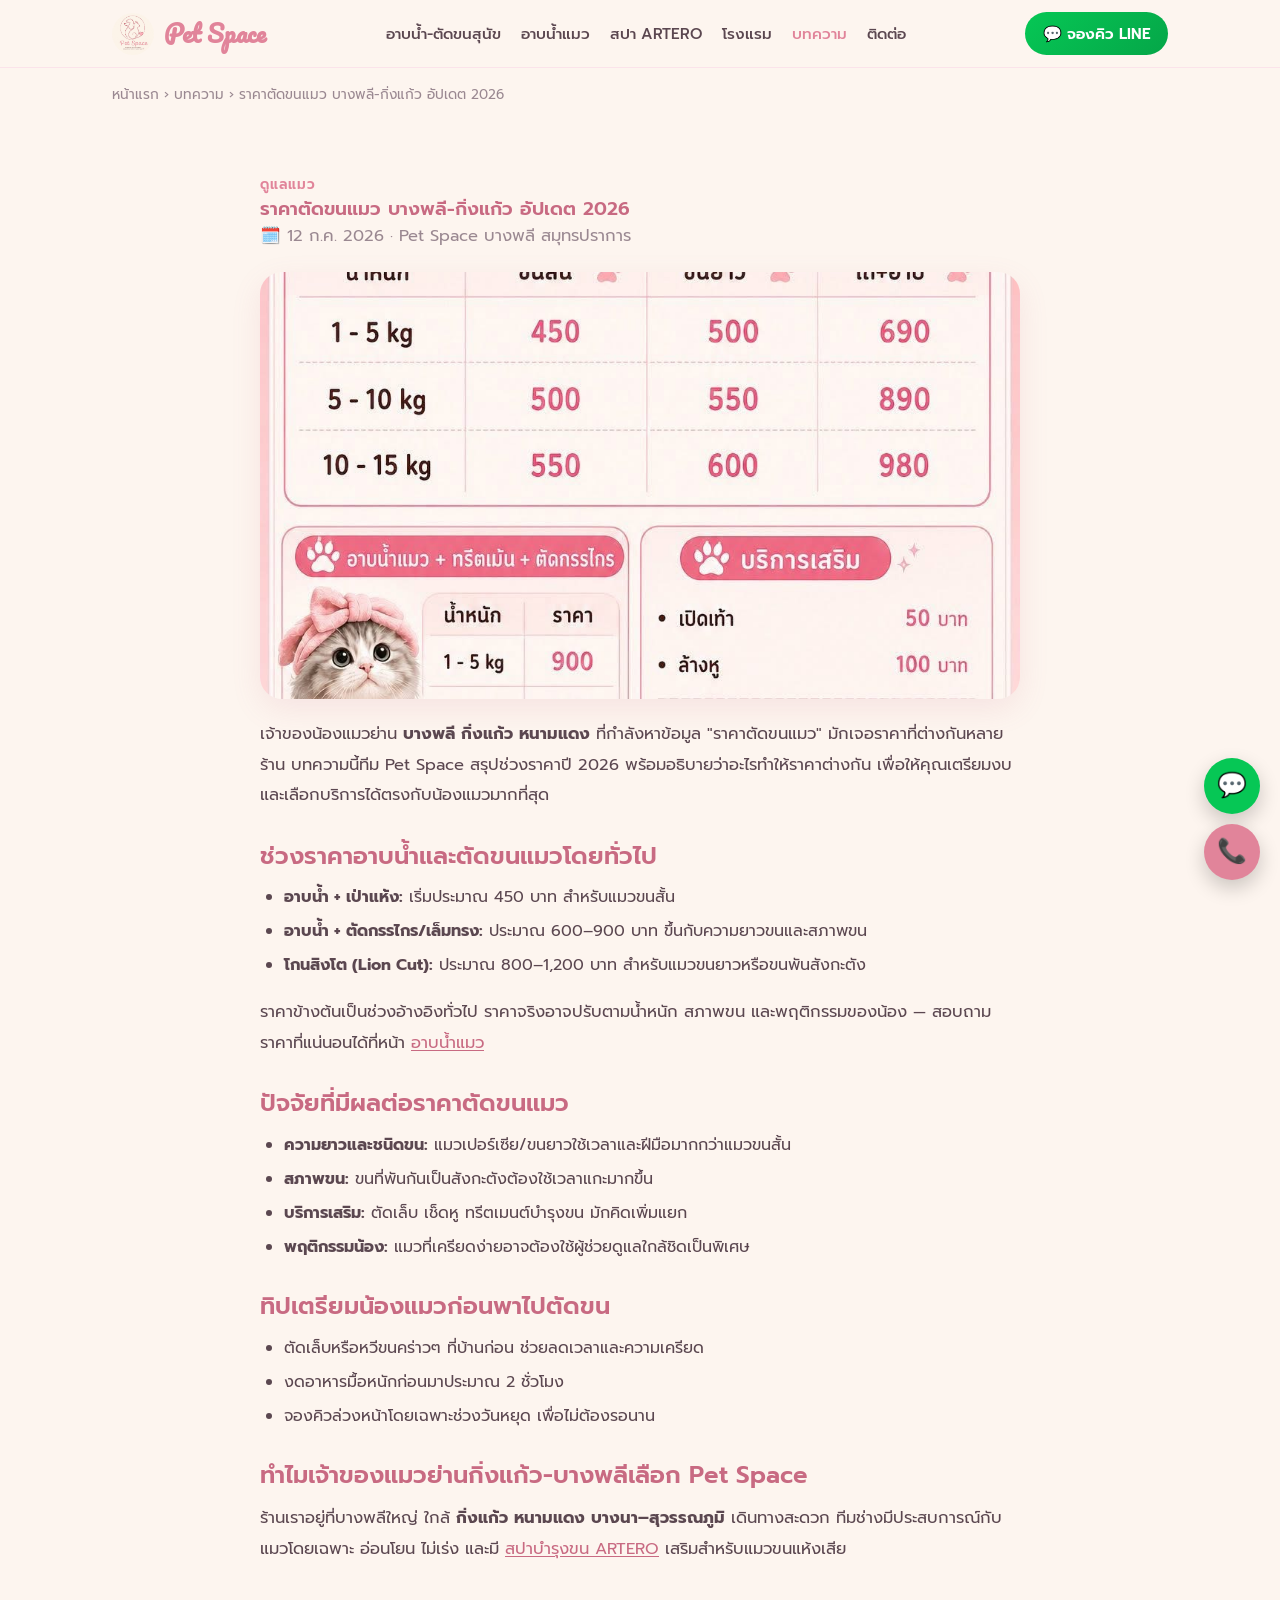
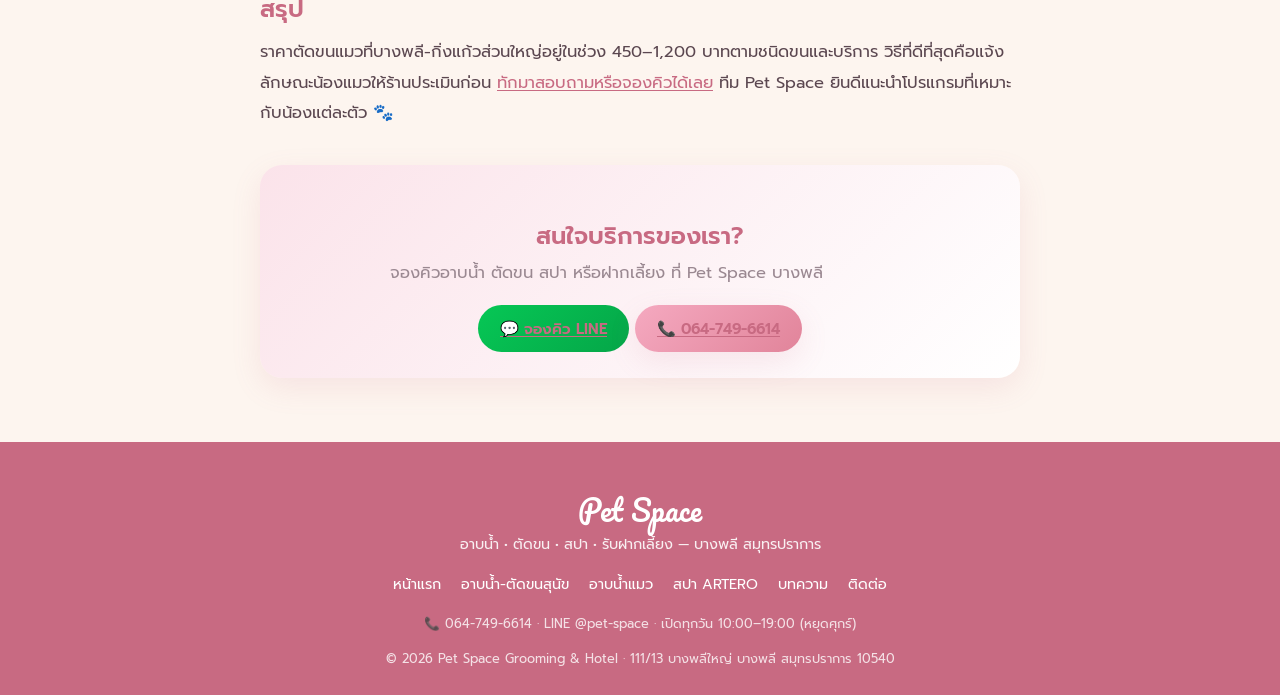
<file: blog/cat-grooming-price-bangphli.html>
<!DOCTYPE html>
<html lang="th">
<head>
<meta charset="UTF-8">
<meta name="viewport" content="width=device-width, initial-scale=1.0">
<title>ราคาตัดขนแมว บางพลี-กิ่งแก้ว อัปเดต 2026 | Pet Space</title>
<meta name="description" content="รวมราคาตัดขนแมว-อาบน้ำแมว ย่านบางพลี กิ่งแก้ว สมุทรปราการ อัปเดต 2026 พร้อมปัจจัยที่มีผลต่อราคาและทิปเตรียมน้องแมวก่อนเข้าร้าน">
<meta name="keywords" content="ราคาตัดขนแมว บางพลี, อาบน้ำแมว กิ่งแก้ว, ตัดขนแมว สมุทรปราการ, ร้านกรูมมิ่งแมว บางพลี">
<link rel="canonical" href="https://petspace.vercel.app/blog/cat-grooming-price-bangphli.html">
<meta name="theme-color" content="#E8A0B0">
<meta property="og:type" content="article">
<meta property="og:title" content="ราคาตัดขนแมว บางพลี-กิ่งแก้ว อัปเดต 2026 | Pet Space">
<meta property="og:description" content="รวมราคาตัดขนแมว-อาบน้ำแมว ย่านบางพลี กิ่งแก้ว สมุทรปราการ อัปเดต 2026 พร้อมปัจจัยที่มีผลต่อราคาและทิปเตรียมน้องแมวก่อนเข้าร้าน">
<meta property="og:image" content="https://petspace.vercel.app/S__39755817_0.jpg">
<meta property="og:url" content="https://petspace.vercel.app/blog/cat-grooming-price-bangphli.html">
<meta property="og:locale" content="th_TH">
<link rel="icon" type="image/jpeg" href="../Logo.jpg">
<link rel="preconnect" href="https://fonts.googleapis.com">
<link rel="preconnect" href="https://fonts.gstatic.com" crossorigin>
<link href="https://fonts.googleapis.com/css2?family=Prompt:wght@300;400;500;600;700&family=Pacifico&display=swap" rel="stylesheet">
<link rel="stylesheet" href="../assets/style.css">
<script type="application/ld+json">
{"@context":"https://schema.org","@type":"BlogPosting","headline":"ราคาตัดขนแมว บางพลี-กิ่งแก้ว อัปเดต 2026","description":"รวมราคาตัดขนแมว-อาบน้ำแมว ย่านบางพลี กิ่งแก้ว สมุทรปราการ อัปเดต 2026 พร้อมปัจจัยที่มีผลต่อราคาและทิปเตรียมน้องแมวก่อนเข้าร้าน","image":"https://petspace.vercel.app/S__39755817_0.jpg","datePublished":"2026-07-12","dateModified":"2026-07-12","author":{"@type":"Organization","name":"Pet Space"},"publisher":{"@type":"Organization","name":"Pet Space — Grooming & Hotel","logo":{"@type":"ImageObject","url":"https://petspace.vercel.app/Logo.jpg"}},"mainEntityOfPage":"https://petspace.vercel.app/blog/cat-grooming-price-bangphli.html"}
</script>
<script type="application/ld+json">
{"@context":"https://schema.org","@type":"BreadcrumbList","itemListElement":[{"@type":"ListItem","position":1,"name":"หน้าแรก","item":"https://petspace.vercel.app/"},{"@type":"ListItem","position":2,"name":"บทความ","item":"https://petspace.vercel.app/blog.html"},{"@type":"ListItem","position":3,"name":"ราคาตัดขนแมว บางพลี-กิ่งแก้ว อัปเดต 2026","item":"https://petspace.vercel.app/blog/cat-grooming-price-bangphli.html"}]}
</script>
<!-- Google tag (gtag.js) -->
<script async src="https://www.googletagmanager.com/gtag/js?id=G-C55FVSRJDN"></script>
<script>window.dataLayer=window.dataLayer||[];function gtag(){dataLayer.push(arguments);}gtag('js',new Date());gtag('config','G-C55FVSRJDN');</script>
</head>
<body>

<header>
  <nav class="nav">
    <a href="../index.html" class="brand"><img src="../Logo.jpg" alt="โลโก้ Pet Space บางพลี"><span class="script">Pet Space</span></a>
    <div class="menu">
      <a href="../dog-grooming.html">อาบน้ำ-ตัดขนสุนัข</a>
      <a href="../cat-grooming.html">อาบน้ำแมว</a>
      <a href="../spa.html">สปา ARTERO</a>
      <a href="../pet-hotel.html">โรงแรม</a>
      <a href="../blog.html" class="active">บทความ</a>
      <a href="../contact.html">ติดต่อ</a>
    </div>
    <a href="https://line.me/R/ti/p/@pet-space" class="btn btn-line">💬 จองคิว LINE</a>
    <button class="hamb" aria-label="เปิดเมนู" aria-expanded="false" onclick="var m=this.closest('.nav').querySelector('.menu');this.setAttribute('aria-expanded',m.classList.toggle('open'))">☰</button>
  </nav>
</header>

<div class="wrap"><p class="crumbs"><a href="../index.html">หน้าแรก</a> › <a href="../blog.html">บทความ</a> › ราคาตัดขนแมว บางพลี-กิ่งแก้ว อัปเดต 2026</p></div>

<section>
  <div class="wrap">
    <article class="article">
      <span class="eyebrow">ดูแลแมว</span>
      <h1>ราคาตัดขนแมว บางพลี-กิ่งแก้ว อัปเดต 2026</h1>
      <p class="article-meta">🗓️ 12 ก.ค. 2026 · Pet Space บางพลี สมุทรปราการ</p>
      <img class="article-cover" src="../S__39755817_0.jpg" alt="ราคาตัดขนแมว บางพลี-กิ่งแก้ว อัปเดต 2026">
      <p>เจ้าของน้องแมวย่าน <strong>บางพลี กิ่งแก้ว หนามแดง</strong> ที่กำลังหาข้อมูล "ราคาตัดขนแมว" มักเจอราคาที่ต่างกันหลายร้าน บทความนี้ทีม Pet Space สรุปช่วงราคาปี 2026 พร้อมอธิบายว่าอะไรทำให้ราคาต่างกัน เพื่อให้คุณเตรียมงบและเลือกบริการได้ตรงกับน้องแมวมากที่สุด</p><h2>ช่วงราคาอาบน้ำและตัดขนแมวโดยทั่วไป</h2><ul><li><strong>อาบน้ำ + เป่าแห้ง:</strong> เริ่มประมาณ 450 บาท สำหรับแมวขนสั้น</li><li><strong>อาบน้ำ + ตัดกรรไกร/เล็มทรง:</strong> ประมาณ 600–900 บาท ขึ้นกับความยาวขนและสภาพขน</li><li><strong>โกนสิงโต (Lion Cut):</strong> ประมาณ 800–1,200 บาท สำหรับแมวขนยาวหรือขนพันสังกะตัง</li></ul><p>ราคาข้างต้นเป็นช่วงอ้างอิงทั่วไป ราคาจริงอาจปรับตามน้ำหนัก สภาพขน และพฤติกรรมของน้อง — สอบถามราคาที่แน่นอนได้ที่หน้า <a href="../cat-grooming.html">อาบน้ำแมว</a></p><h2>ปัจจัยที่มีผลต่อราคาตัดขนแมว</h2><ul><li><strong>ความยาวและชนิดขน:</strong> แมวเปอร์เซีย/ขนยาวใช้เวลาและฝีมือมากกว่าแมวขนสั้น</li><li><strong>สภาพขน:</strong> ขนที่พันกันเป็นสังกะตังต้องใช้เวลาแกะมากขึ้น</li><li><strong>บริการเสริม:</strong> ตัดเล็บ เช็ดหู ทรีตเมนต์บำรุงขน มักคิดเพิ่มแยก</li><li><strong>พฤติกรรมน้อง:</strong> แมวที่เครียดง่ายอาจต้องใช้ผู้ช่วยดูแลใกล้ชิดเป็นพิเศษ</li></ul><h2>ทิปเตรียมน้องแมวก่อนพาไปตัดขน</h2><ul><li>ตัดเล็บหรือหวีขนคร่าวๆ ที่บ้านก่อน ช่วยลดเวลาและความเครียด</li><li>งดอาหารมื้อหนักก่อนมาประมาณ 2 ชั่วโมง</li><li>จองคิวล่วงหน้าโดยเฉพาะช่วงวันหยุด เพื่อไม่ต้องรอนาน</li></ul><h2>ทำไมเจ้าของแมวย่านกิ่งแก้ว-บางพลีเลือก Pet Space</h2><p>ร้านเราอยู่ที่บางพลีใหญ่ ใกล้ <strong>กิ่งแก้ว หนามแดง บางนา–สุวรรณภูมิ</strong> เดินทางสะดวก ทีมช่างมีประสบการณ์กับแมวโดยเฉพาะ อ่อนโยน ไม่เร่ง และมี <a href="../spa.html">สปาบำรุงขน ARTERO</a> เสริมสำหรับแมวขนแห้งเสีย</p><h2>สรุป</h2><p>ราคาตัดขนแมวที่บางพลี-กิ่งแก้วส่วนใหญ่อยู่ในช่วง 450–1,200 บาทตามชนิดขนและบริการ วิธีที่ดีที่สุดคือแจ้งลักษณะน้องแมวให้ร้านประเมินก่อน <a href="../contact.html">ทักมาสอบถามหรือจองคิวได้เลย</a> ทีม Pet Space ยินดีแนะนำโปรแกรมที่เหมาะกับน้องแต่ละตัว 🐾</p>
      <div class="share-cta">
        <h2 style="margin-bottom:6px">สนใจบริการของเรา?</h2>
        <p class="sec-sub">จองคิวอาบน้ำ ตัดขน สปา หรือฝากเลี้ยง ที่ Pet Space บางพลี</p>
        <div class="cta" style="justify-content:center;margin-top:14px">
          <a href="https://line.me/R/ti/p/@pet-space" class="btn btn-line">💬 จองคิว LINE</a>
          <a href="tel:0647496614" class="btn btn-primary">📞 064-749-6614</a>
        </div>
      </div>
    </article>
  </div>
</section>

<footer>
  <div class="wrap">
    <div class="script">Pet Space</div>
    <p style="font-size:.9rem;opacity:.9">อาบน้ำ • ตัดขน • สปา • รับฝากเลี้ยง — บางพลี สมุทรปราการ</p>
    <div class="fmenu"><a href="../index.html">หน้าแรก</a><a href="../dog-grooming.html">อาบน้ำ-ตัดขนสุนัข</a><a href="../cat-grooming.html">อาบน้ำแมว</a><a href="../spa.html">สปา ARTERO</a><a href="../blog.html">บทความ</a><a href="../contact.html">ติดต่อ</a></div>
    <p class="small">📞 064-749-6614 · LINE @pet-space · เปิดทุกวัน 10:00–19:00 (หยุดศุกร์)</p>
    <p class="small">© 2026 Pet Space Grooming &amp; Hotel · 111/13 บางพลีใหญ่ บางพลี สมุทรปราการ 10540</p>
  </div>
</footer>
<div class="float-cta">
  <a href="https://line.me/R/ti/p/@pet-space" class="f-line" aria-label="LINE">💬</a>
  <a href="tel:0647496614" class="f-tel" aria-label="โทร">📞</a>
</div>
</body>
</html>
</file>
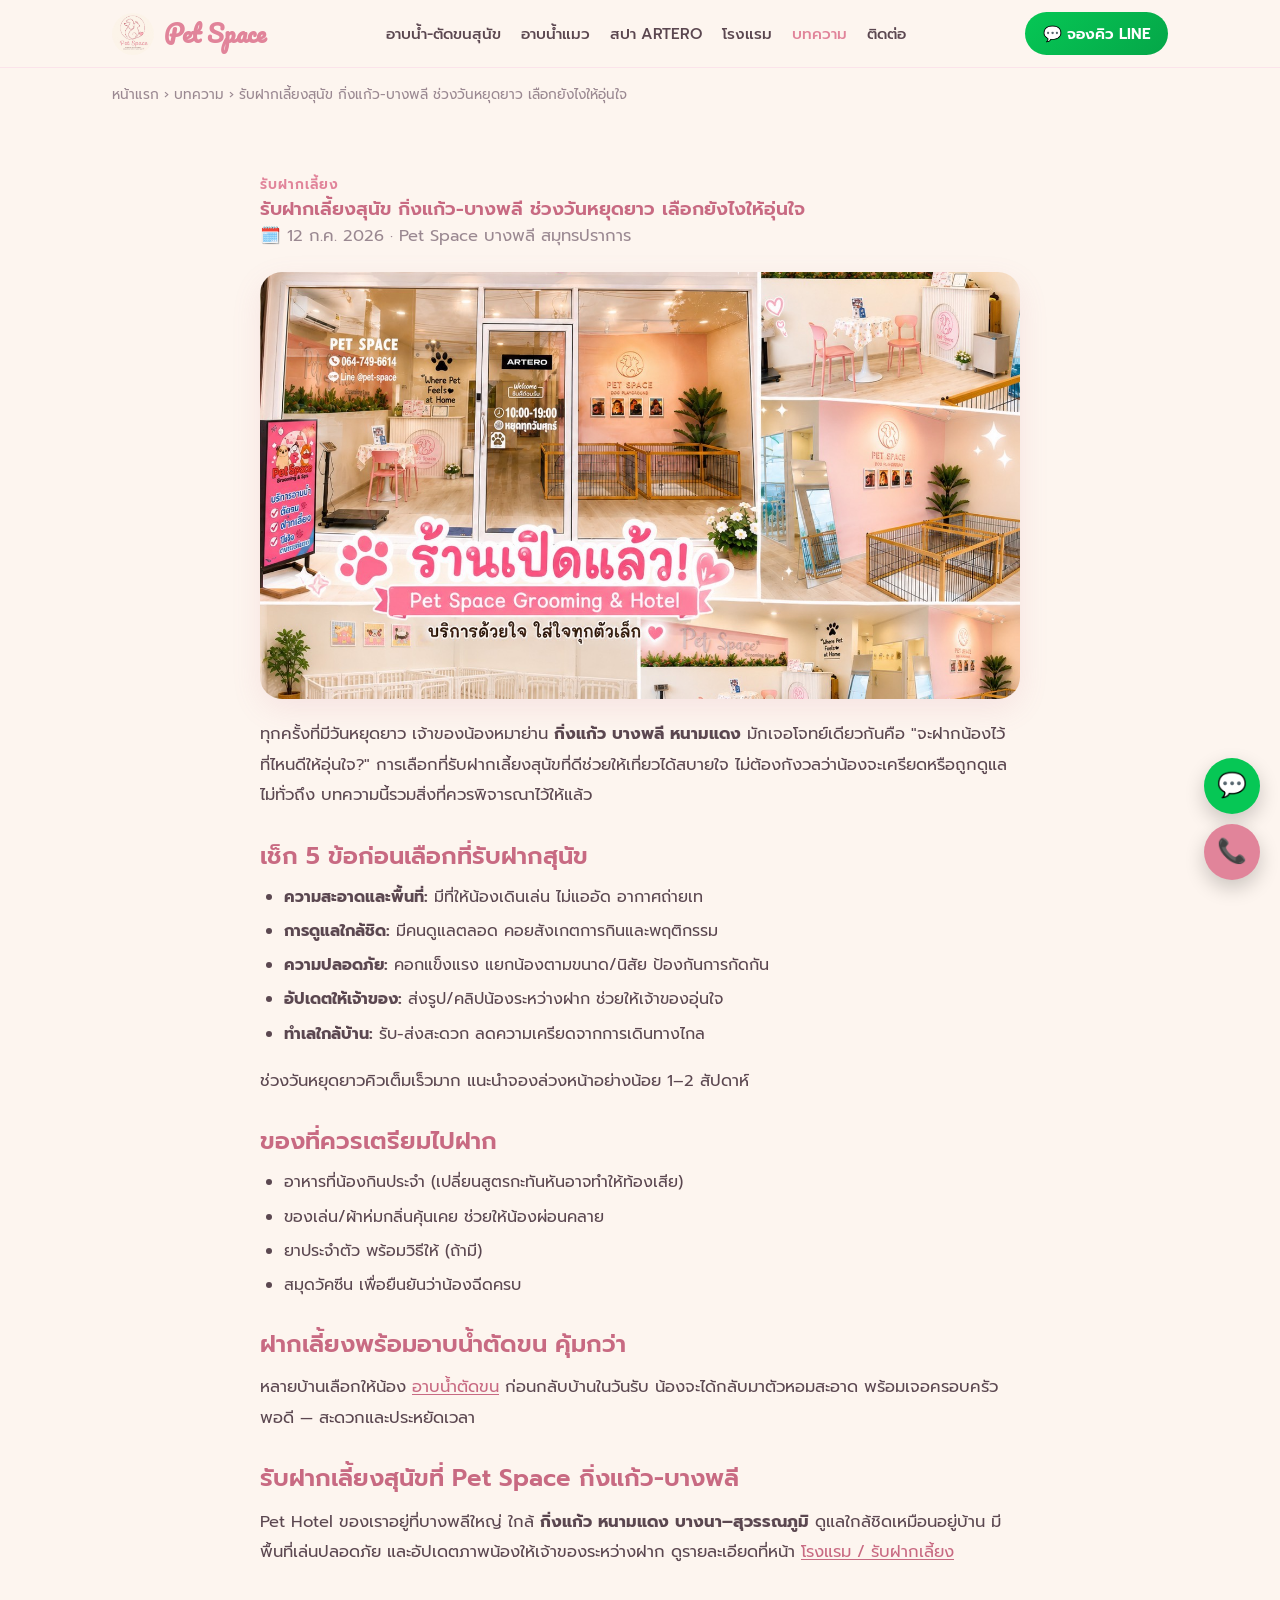
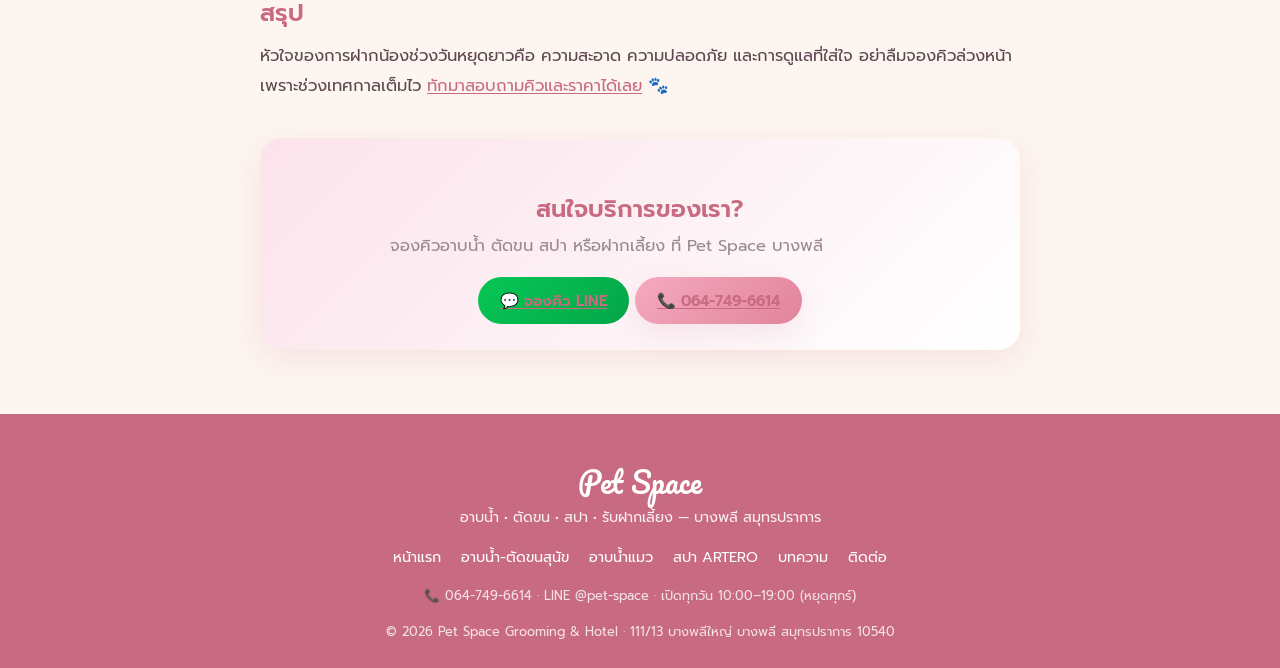
<file: blog/dog-boarding-bangphli-holidays.html>
<!DOCTYPE html>
<html lang="th">
<head>
<meta charset="UTF-8">
<meta name="viewport" content="width=device-width, initial-scale=1.0">
<title>รับฝากเลี้ยงสุนัข กิ่งแก้ว-บางพลี ช่วงวันหยุดยาว เลือกยังไงให้อุ่นใจ | Pet Space</title>
<meta name="description" content="จะไปเที่ยววันหยุดยาวแต่ห่วงน้องหมา? รวมวิธีเลือกที่รับฝากเลี้ยงสุนัข ย่านกิ่งแก้ว บางพลี สมุทรปราการ ให้ปลอดภัยและอุ่นใจ พร้อมเช็กลิสต์ของที่ต้องเตรียม">
<meta name="keywords" content="รับฝากเลี้ยงสุนัข กิ่งแก้ว, รับฝากสุนัข บางพลี, pet hotel บางพลี, ฝากหมาวันหยุดยาว สมุทรปราการ">
<link rel="canonical" href="https://petspace.vercel.app/blog/dog-boarding-bangphli-holidays.html">
<meta name="theme-color" content="#E8A0B0">
<meta property="og:type" content="article">
<meta property="og:title" content="รับฝากเลี้ยงสุนัข กิ่งแก้ว-บางพลี ช่วงวันหยุดยาว เลือกยังไงให้อุ่นใจ | Pet Space">
<meta property="og:description" content="จะไปเที่ยววันหยุดยาวแต่ห่วงน้องหมา? รวมวิธีเลือกที่รับฝากเลี้ยงสุนัข ย่านกิ่งแก้ว บางพลี สมุทรปราการ ให้ปลอดภัยและอุ่นใจ พร้อมเช็กลิสต์ของที่ต้องเตรียม">
<meta property="og:image" content="https://petspace.vercel.app/S__39755818_0.jpg">
<meta property="og:url" content="https://petspace.vercel.app/blog/dog-boarding-bangphli-holidays.html">
<meta property="og:locale" content="th_TH">
<link rel="icon" type="image/jpeg" href="../Logo.jpg">
<link rel="preconnect" href="https://fonts.googleapis.com">
<link rel="preconnect" href="https://fonts.gstatic.com" crossorigin>
<link href="https://fonts.googleapis.com/css2?family=Prompt:wght@300;400;500;600;700&family=Pacifico&display=swap" rel="stylesheet">
<link rel="stylesheet" href="../assets/style.css">
<script type="application/ld+json">
{"@context":"https://schema.org","@type":"BlogPosting","headline":"รับฝากเลี้ยงสุนัข กิ่งแก้ว-บางพลี ช่วงวันหยุดยาว เลือกยังไงให้อุ่นใจ","description":"จะไปเที่ยววันหยุดยาวแต่ห่วงน้องหมา? รวมวิธีเลือกที่รับฝากเลี้ยงสุนัข ย่านกิ่งแก้ว บางพลี สมุทรปราการ ให้ปลอดภัยและอุ่นใจ พร้อมเช็กลิสต์ของที่ต้องเตรียม","image":"https://petspace.vercel.app/S__39755818_0.jpg","datePublished":"2026-07-12","dateModified":"2026-07-12","author":{"@type":"Organization","name":"Pet Space"},"publisher":{"@type":"Organization","name":"Pet Space — Grooming & Hotel","logo":{"@type":"ImageObject","url":"https://petspace.vercel.app/Logo.jpg"}},"mainEntityOfPage":"https://petspace.vercel.app/blog/dog-boarding-bangphli-holidays.html"}
</script>
<script type="application/ld+json">
{"@context":"https://schema.org","@type":"BreadcrumbList","itemListElement":[{"@type":"ListItem","position":1,"name":"หน้าแรก","item":"https://petspace.vercel.app/"},{"@type":"ListItem","position":2,"name":"บทความ","item":"https://petspace.vercel.app/blog.html"},{"@type":"ListItem","position":3,"name":"รับฝากเลี้ยงสุนัข กิ่งแก้ว-บางพลี ช่วงวันหยุดยาว เลือกยังไงให้อุ่นใจ","item":"https://petspace.vercel.app/blog/dog-boarding-bangphli-holidays.html"}]}
</script>
<!-- Google tag (gtag.js) -->
<script async src="https://www.googletagmanager.com/gtag/js?id=G-C55FVSRJDN"></script>
<script>window.dataLayer=window.dataLayer||[];function gtag(){dataLayer.push(arguments);}gtag('js',new Date());gtag('config','G-C55FVSRJDN');</script>
</head>
<body>

<header>
  <nav class="nav">
    <a href="../index.html" class="brand"><img src="../Logo.jpg" alt="โลโก้ Pet Space บางพลี"><span class="script">Pet Space</span></a>
    <div class="menu">
      <a href="../dog-grooming.html">อาบน้ำ-ตัดขนสุนัข</a>
      <a href="../cat-grooming.html">อาบน้ำแมว</a>
      <a href="../spa.html">สปา ARTERO</a>
      <a href="../pet-hotel.html">โรงแรม</a>
      <a href="../blog.html" class="active">บทความ</a>
      <a href="../contact.html">ติดต่อ</a>
    </div>
    <a href="https://line.me/R/ti/p/@pet-space" class="btn btn-line">💬 จองคิว LINE</a>
    <button class="hamb" aria-label="เปิดเมนู" aria-expanded="false" onclick="var m=this.closest('.nav').querySelector('.menu');this.setAttribute('aria-expanded',m.classList.toggle('open'))">☰</button>
  </nav>
</header>

<div class="wrap"><p class="crumbs"><a href="../index.html">หน้าแรก</a> › <a href="../blog.html">บทความ</a> › รับฝากเลี้ยงสุนัข กิ่งแก้ว-บางพลี ช่วงวันหยุดยาว เลือกยังไงให้อุ่นใจ</p></div>

<section>
  <div class="wrap">
    <article class="article">
      <span class="eyebrow">รับฝากเลี้ยง</span>
      <h1>รับฝากเลี้ยงสุนัข กิ่งแก้ว-บางพลี ช่วงวันหยุดยาว เลือกยังไงให้อุ่นใจ</h1>
      <p class="article-meta">🗓️ 12 ก.ค. 2026 · Pet Space บางพลี สมุทรปราการ</p>
      <img class="article-cover" src="../S__39755818_0.jpg" alt="รับฝากเลี้ยงสุนัข กิ่งแก้ว-บางพลี ช่วงวันหยุดยาว เลือกยังไงให้อุ่นใจ">
      <p>ทุกครั้งที่มีวันหยุดยาว เจ้าของน้องหมาย่าน <strong>กิ่งแก้ว บางพลี หนามแดง</strong> มักเจอโจทย์เดียวกันคือ "จะฝากน้องไว้ที่ไหนดีให้อุ่นใจ?" การเลือกที่รับฝากเลี้ยงสุนัขที่ดีช่วยให้เที่ยวได้สบายใจ ไม่ต้องกังวลว่าน้องจะเครียดหรือถูกดูแลไม่ทั่วถึง บทความนี้รวมสิ่งที่ควรพิจารณาไว้ให้แล้ว</p><h2>เช็ก 5 ข้อก่อนเลือกที่รับฝากสุนัข</h2><ul><li><strong>ความสะอาดและพื้นที่:</strong> มีที่ให้น้องเดินเล่น ไม่แออัด อากาศถ่ายเท</li><li><strong>การดูแลใกล้ชิด:</strong> มีคนดูแลตลอด คอยสังเกตการกินและพฤติกรรม</li><li><strong>ความปลอดภัย:</strong> คอกแข็งแรง แยกน้องตามขนาด/นิสัย ป้องกันการกัดกัน</li><li><strong>อัปเดตให้เจ้าของ:</strong> ส่งรูป/คลิปน้องระหว่างฝาก ช่วยให้เจ้าของอุ่นใจ</li><li><strong>ทำเลใกล้บ้าน:</strong> รับ-ส่งสะดวก ลดความเครียดจากการเดินทางไกล</li></ul><p>ช่วงวันหยุดยาวคิวเต็มเร็วมาก แนะนำจองล่วงหน้าอย่างน้อย 1–2 สัปดาห์</p><h2>ของที่ควรเตรียมไปฝาก</h2><ul><li>อาหารที่น้องกินประจำ (เปลี่ยนสูตรกะทันหันอาจทำให้ท้องเสีย)</li><li>ของเล่น/ผ้าห่มกลิ่นคุ้นเคย ช่วยให้น้องผ่อนคลาย</li><li>ยาประจำตัว พร้อมวิธีให้ (ถ้ามี)</li><li>สมุดวัคซีน เพื่อยืนยันว่าน้องฉีดครบ</li></ul><h2>ฝากเลี้ยงพร้อมอาบน้ำตัดขน คุ้มกว่า</h2><p>หลายบ้านเลือกให้น้อง <a href="../dog-grooming.html">อาบน้ำตัดขน</a> ก่อนกลับบ้านในวันรับ น้องจะได้กลับมาตัวหอมสะอาด พร้อมเจอครอบครัวพอดี — สะดวกและประหยัดเวลา</p><h2>รับฝากเลี้ยงสุนัขที่ Pet Space กิ่งแก้ว-บางพลี</h2><p>Pet Hotel ของเราอยู่ที่บางพลีใหญ่ ใกล้ <strong>กิ่งแก้ว หนามแดง บางนา–สุวรรณภูมิ</strong> ดูแลใกล้ชิดเหมือนอยู่บ้าน มีพื้นที่เล่นปลอดภัย และอัปเดตภาพน้องให้เจ้าของระหว่างฝาก ดูรายละเอียดที่หน้า <a href="../pet-hotel.html">โรงแรม / รับฝากเลี้ยง</a></p><h2>สรุป</h2><p>หัวใจของการฝากน้องช่วงวันหยุดยาวคือ ความสะอาด ความปลอดภัย และการดูแลที่ใส่ใจ อย่าลืมจองคิวล่วงหน้าเพราะช่วงเทศกาลเต็มไว <a href="../contact.html">ทักมาสอบถามคิวและราคาได้เลย</a> 🐾</p>
      <div class="share-cta">
        <h2 style="margin-bottom:6px">สนใจบริการของเรา?</h2>
        <p class="sec-sub">จองคิวอาบน้ำ ตัดขน สปา หรือฝากเลี้ยง ที่ Pet Space บางพลี</p>
        <div class="cta" style="justify-content:center;margin-top:14px">
          <a href="https://line.me/R/ti/p/@pet-space" class="btn btn-line">💬 จองคิว LINE</a>
          <a href="tel:0647496614" class="btn btn-primary">📞 064-749-6614</a>
        </div>
      </div>
    </article>
  </div>
</section>

<footer>
  <div class="wrap">
    <div class="script">Pet Space</div>
    <p style="font-size:.9rem;opacity:.9">อาบน้ำ • ตัดขน • สปา • รับฝากเลี้ยง — บางพลี สมุทรปราการ</p>
    <div class="fmenu"><a href="../index.html">หน้าแรก</a><a href="../dog-grooming.html">อาบน้ำ-ตัดขนสุนัข</a><a href="../cat-grooming.html">อาบน้ำแมว</a><a href="../spa.html">สปา ARTERO</a><a href="../blog.html">บทความ</a><a href="../contact.html">ติดต่อ</a></div>
    <p class="small">📞 064-749-6614 · LINE @pet-space · เปิดทุกวัน 10:00–19:00 (หยุดศุกร์)</p>
    <p class="small">© 2026 Pet Space Grooming &amp; Hotel · 111/13 บางพลีใหญ่ บางพลี สมุทรปราการ 10540</p>
  </div>
</footer>
<div class="float-cta">
  <a href="https://line.me/R/ti/p/@pet-space" class="f-line" aria-label="LINE">💬</a>
  <a href="tel:0647496614" class="f-tel" aria-label="โทร">📞</a>
</div>
</body>
</html>
</file>
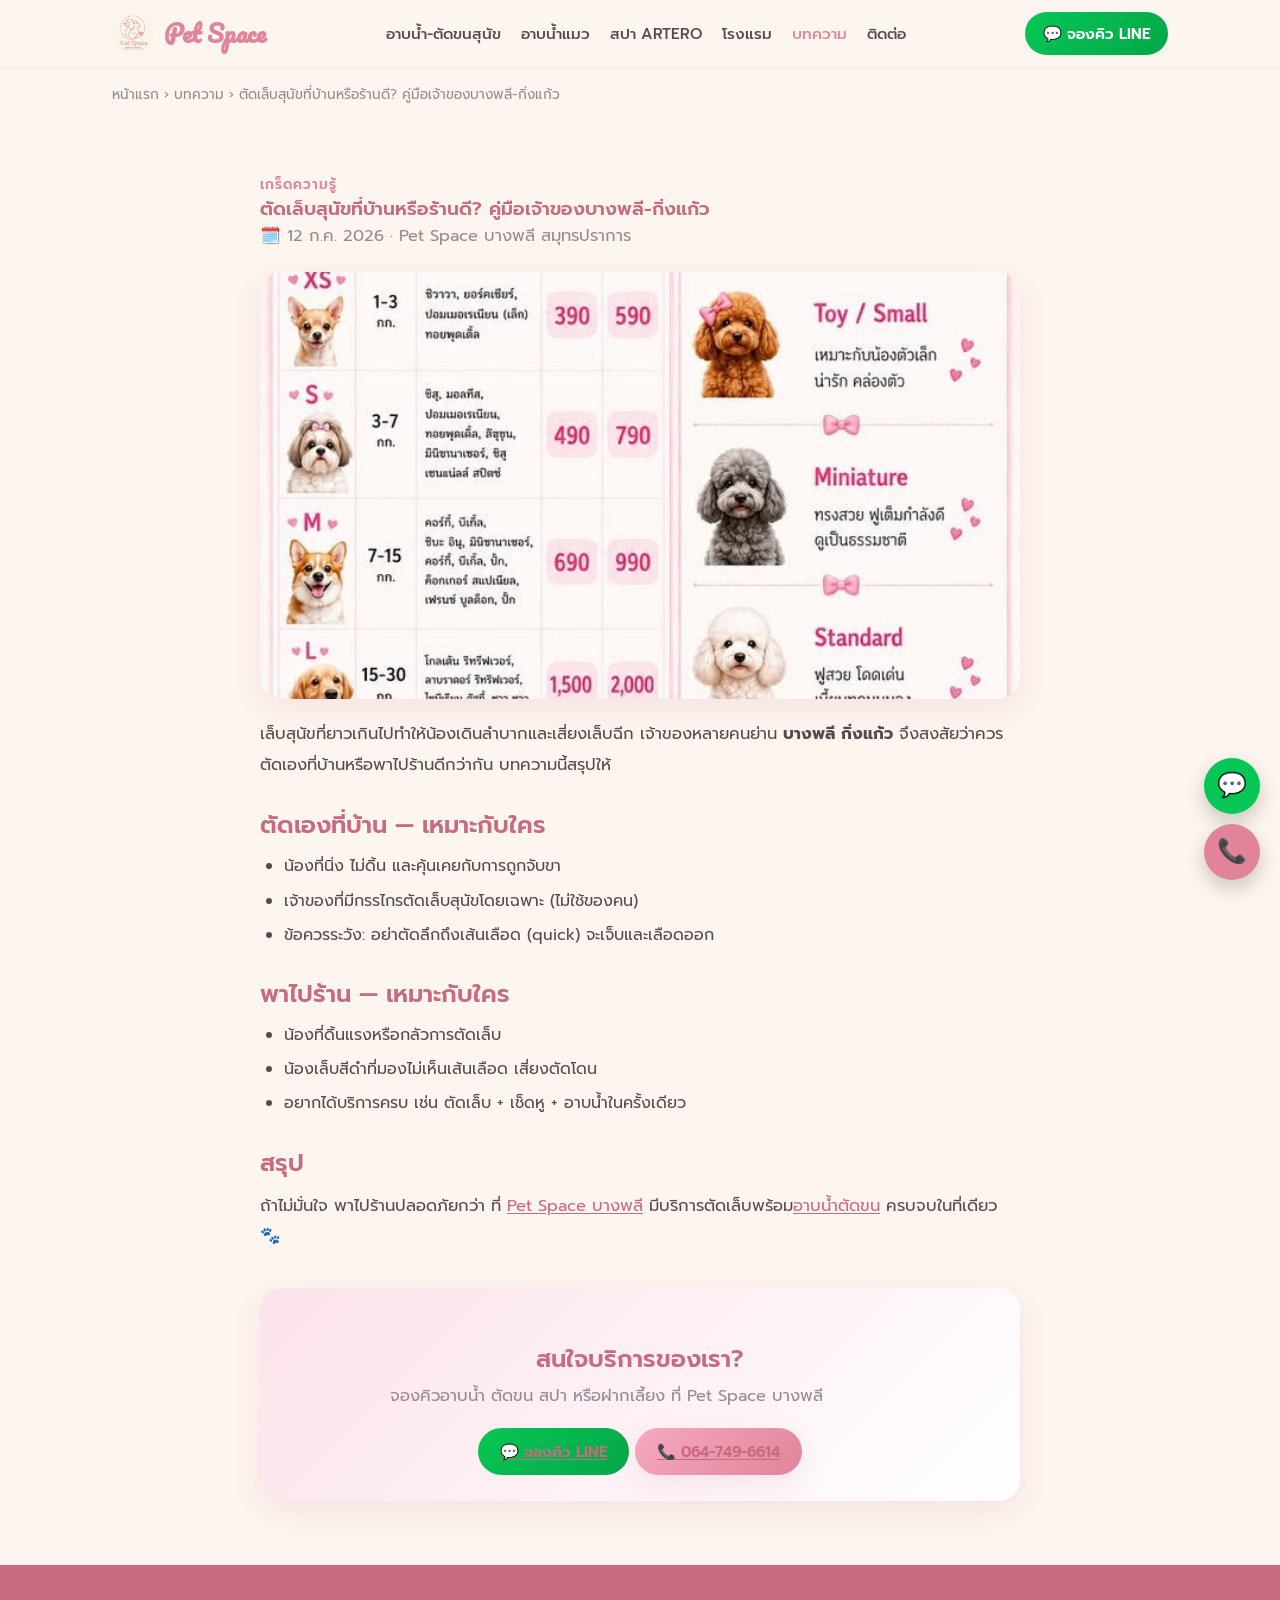
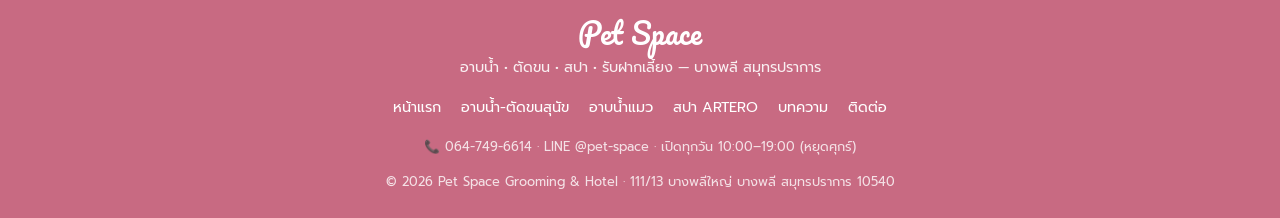
<file: blog/dog-nail-trim-bangphli.html>
<!DOCTYPE html>
<html lang="th">
<head>
<meta charset="UTF-8">
<meta name="viewport" content="width=device-width, initial-scale=1.0">
<title>ตัดเล็บสุนัขที่บ้านหรือร้านดี? คู่มือเจ้าของบางพลี-กิ่งแก้ว | Pet Space</title>
<meta name="description" content="ควรตัดเล็บสุนัขเองที่บ้านหรือพาไปร้าน? ข้อดี-ข้อเสีย พร้อมทิปสำหรับเจ้าของย่านบางพลี กิ่งแก้ว สมุทรปราการ">
<meta name="keywords" content="ตัดเล็บสุนัข บางพลี, อาบน้ำตัดขนสุนัขใกล้ฉัน, อาบน้ำตัดขนแมวราคาเท่าไหร่, ฝากโรงแรมสัตว์เลี้ยงตอนไปเที่ยวเลือกยังไงให้ไว้ใจได้, ตัดขนแมวเปอร์เซียขนยาว ราคาเท่าไหร่, รับฝากแมวค้างคืนราคาเท่าไหร่">
<link rel="canonical" href="https://petspace.vercel.app/blog/dog-nail-trim-bangphli.html">
<meta name="theme-color" content="#E8A0B0">
<meta property="og:type" content="article">
<meta property="og:title" content="ตัดเล็บสุนัขที่บ้านหรือร้านดี? คู่มือเจ้าของบางพลี-กิ่งแก้ว | Pet Space">
<meta property="og:description" content="ควรตัดเล็บสุนัขเองที่บ้านหรือพาไปร้าน? ข้อดี-ข้อเสีย พร้อมทิปสำหรับเจ้าของย่านบางพลี กิ่งแก้ว สมุทรปราการ">
<meta property="og:image" content="https://petspace.vercel.app/S__39755816_0.jpg">
<meta property="og:url" content="https://petspace.vercel.app/blog/dog-nail-trim-bangphli.html">
<meta property="og:locale" content="th_TH">
<link rel="icon" type="image/jpeg" href="../Logo.jpg">
<link rel="preconnect" href="https://fonts.googleapis.com">
<link rel="preconnect" href="https://fonts.gstatic.com" crossorigin>
<link href="https://fonts.googleapis.com/css2?family=Prompt:wght@300;400;500;600;700&family=Pacifico&display=swap" rel="stylesheet">
<link rel="stylesheet" href="../assets/style.css">
<script type="application/ld+json">
{"@context":"https://schema.org","@type":"BlogPosting","headline":"ตัดเล็บสุนัขที่บ้านหรือร้านดี? คู่มือเจ้าของบางพลี-กิ่งแก้ว","description":"ควรตัดเล็บสุนัขเองที่บ้านหรือพาไปร้าน? ข้อดี-ข้อเสีย พร้อมทิปสำหรับเจ้าของย่านบางพลี กิ่งแก้ว สมุทรปราการ","image":"https://petspace.vercel.app/S__39755816_0.jpg","datePublished":"2026-07-12","dateModified":"2026-07-12","author":{"@type":"Organization","name":"Pet Space"},"publisher":{"@type":"Organization","name":"Pet Space — Grooming & Hotel","logo":{"@type":"ImageObject","url":"https://petspace.vercel.app/Logo.jpg"}},"mainEntityOfPage":"https://petspace.vercel.app/blog/dog-nail-trim-bangphli.html"}
</script>
<script type="application/ld+json">
{"@context":"https://schema.org","@type":"BreadcrumbList","itemListElement":[{"@type":"ListItem","position":1,"name":"หน้าแรก","item":"https://petspace.vercel.app/"},{"@type":"ListItem","position":2,"name":"บทความ","item":"https://petspace.vercel.app/blog.html"},{"@type":"ListItem","position":3,"name":"ตัดเล็บสุนัขที่บ้านหรือร้านดี? คู่มือเจ้าของบางพลี-กิ่งแก้ว","item":"https://petspace.vercel.app/blog/dog-nail-trim-bangphli.html"}]}
</script>
<!-- Google tag (gtag.js) -->
<script async src="https://www.googletagmanager.com/gtag/js?id=G-C55FVSRJDN"></script>
<script>window.dataLayer=window.dataLayer||[];function gtag(){dataLayer.push(arguments);}gtag('js',new Date());gtag('config','G-C55FVSRJDN');</script>
</head>
<body>

<header>
  <nav class="nav">
    <a href="../index.html" class="brand"><img src="../Logo.jpg" alt="โลโก้ Pet Space บางพลี"><span class="script">Pet Space</span></a>
    <div class="menu">
      <a href="../dog-grooming.html">อาบน้ำ-ตัดขนสุนัข</a>
      <a href="../cat-grooming.html">อาบน้ำแมว</a>
      <a href="../spa.html">สปา ARTERO</a>
      <a href="../pet-hotel.html">โรงแรม</a>
      <a href="../blog.html" class="active">บทความ</a>
      <a href="../contact.html">ติดต่อ</a>
    </div>
    <a href="https://line.me/R/ti/p/@pet-space" class="btn btn-line">💬 จองคิว LINE</a>
    <button class="hamb" aria-label="เปิดเมนู" aria-expanded="false" onclick="var m=this.closest('.nav').querySelector('.menu');this.setAttribute('aria-expanded',m.classList.toggle('open'))">☰</button>
  </nav>
</header>

<div class="wrap"><p class="crumbs"><a href="../index.html">หน้าแรก</a> › <a href="../blog.html">บทความ</a> › ตัดเล็บสุนัขที่บ้านหรือร้านดี? คู่มือเจ้าของบางพลี-กิ่งแก้ว</p></div>

<section>
  <div class="wrap">
    <article class="article">
      <span class="eyebrow">เกร็ดความรู้</span>
      <h1>ตัดเล็บสุนัขที่บ้านหรือร้านดี? คู่มือเจ้าของบางพลี-กิ่งแก้ว</h1>
      <p class="article-meta">🗓️ 12 ก.ค. 2026 · Pet Space บางพลี สมุทรปราการ</p>
      <img class="article-cover" src="../S__39755816_0.jpg" alt="ตัดเล็บสุนัขที่บ้านหรือร้านดี? คู่มือเจ้าของบางพลี-กิ่งแก้ว">
      <p>เล็บสุนัขที่ยาวเกินไปทำให้น้องเดินลำบากและเสี่ยงเล็บฉีก เจ้าของหลายคนย่าน <strong>บางพลี กิ่งแก้ว</strong> จึงสงสัยว่าควรตัดเองที่บ้านหรือพาไปร้านดีกว่ากัน บทความนี้สรุปให้</p><h2>ตัดเองที่บ้าน — เหมาะกับใคร</h2><ul><li>น้องที่นิ่ง ไม่ดิ้น และคุ้นเคยกับการถูกจับขา</li><li>เจ้าของที่มีกรรไกรตัดเล็บสุนัขโดยเฉพาะ (ไม่ใช้ของคน)</li><li>ข้อควรระวัง: อย่าตัดลึกถึงเส้นเลือด (quick) จะเจ็บและเลือดออก</li></ul><h2>พาไปร้าน — เหมาะกับใคร</h2><ul><li>น้องที่ดิ้นแรงหรือกลัวการตัดเล็บ</li><li>น้องเล็บสีดำที่มองไม่เห็นเส้นเลือด เสี่ยงตัดโดน</li><li>อยากได้บริการครบ เช่น ตัดเล็บ + เช็ดหู + อาบน้ำในครั้งเดียว</li></ul><h2>สรุป</h2><p>ถ้าไม่มั่นใจ พาไปร้านปลอดภัยกว่า ที่ <a href="../contact.html">Pet Space บางพลี</a> มีบริการตัดเล็บพร้อม<a href="../dog-grooming.html">อาบน้ำตัดขน</a> ครบจบในที่เดียว 🐾</p>
      <div class="share-cta">
        <h2 style="margin-bottom:6px">สนใจบริการของเรา?</h2>
        <p class="sec-sub">จองคิวอาบน้ำ ตัดขน สปา หรือฝากเลี้ยง ที่ Pet Space บางพลี</p>
        <div class="cta" style="justify-content:center;margin-top:14px">
          <a href="https://line.me/R/ti/p/@pet-space" class="btn btn-line">💬 จองคิว LINE</a>
          <a href="tel:0647496614" class="btn btn-primary">📞 064-749-6614</a>
        </div>
      </div>
    </article>
  </div>
</section>

<footer>
  <div class="wrap">
    <div class="script">Pet Space</div>
    <p style="font-size:.9rem;opacity:.9">อาบน้ำ • ตัดขน • สปา • รับฝากเลี้ยง — บางพลี สมุทรปราการ</p>
    <div class="fmenu"><a href="../index.html">หน้าแรก</a><a href="../dog-grooming.html">อาบน้ำ-ตัดขนสุนัข</a><a href="../cat-grooming.html">อาบน้ำแมว</a><a href="../spa.html">สปา ARTERO</a><a href="../blog.html">บทความ</a><a href="../contact.html">ติดต่อ</a></div>
    <p class="small">📞 064-749-6614 · LINE @pet-space · เปิดทุกวัน 10:00–19:00 (หยุดศุกร์)</p>
    <p class="small">© 2026 Pet Space Grooming &amp; Hotel · 111/13 บางพลีใหญ่ บางพลี สมุทรปราการ 10540</p>
  </div>
</footer>
<div class="float-cta">
  <a href="https://line.me/R/ti/p/@pet-space" class="f-line" aria-label="LINE">💬</a>
  <a href="tel:0647496614" class="f-tel" aria-label="โทร">📞</a>
</div>
</body>
</html>
</file>
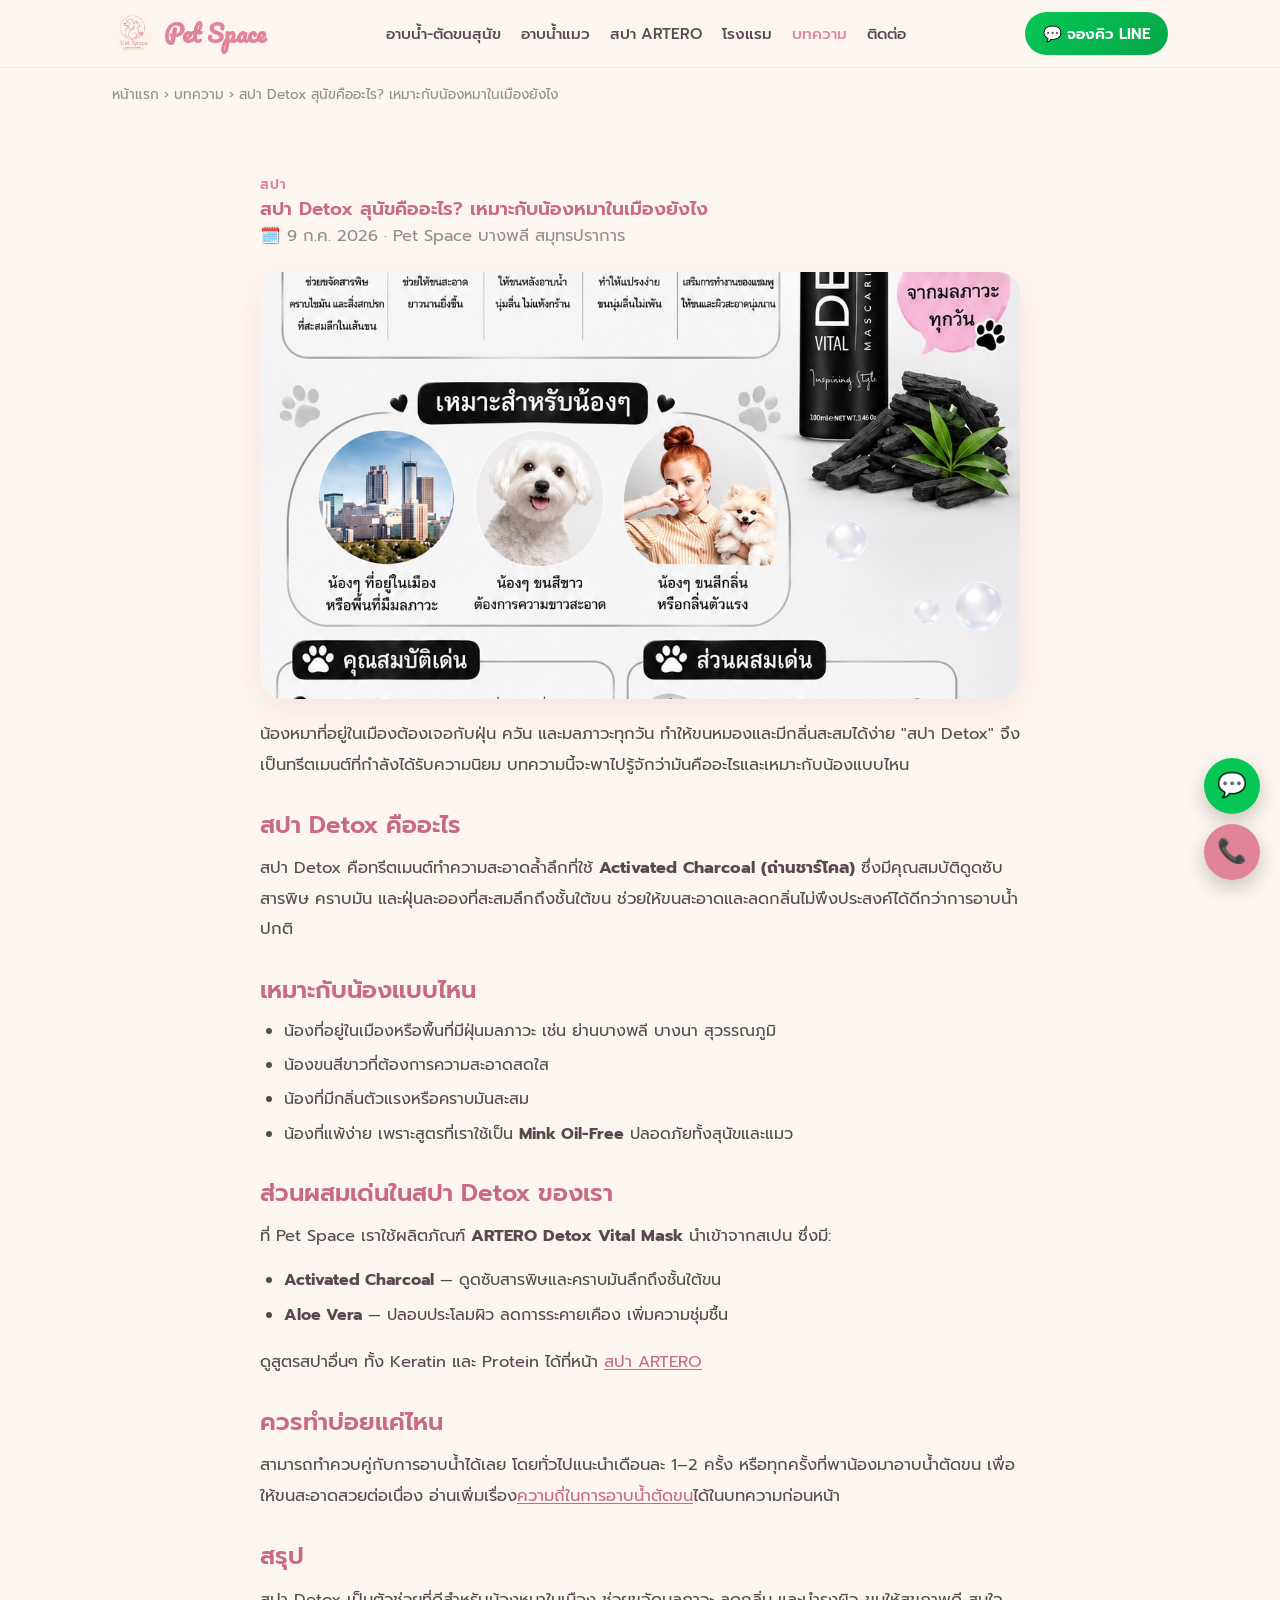
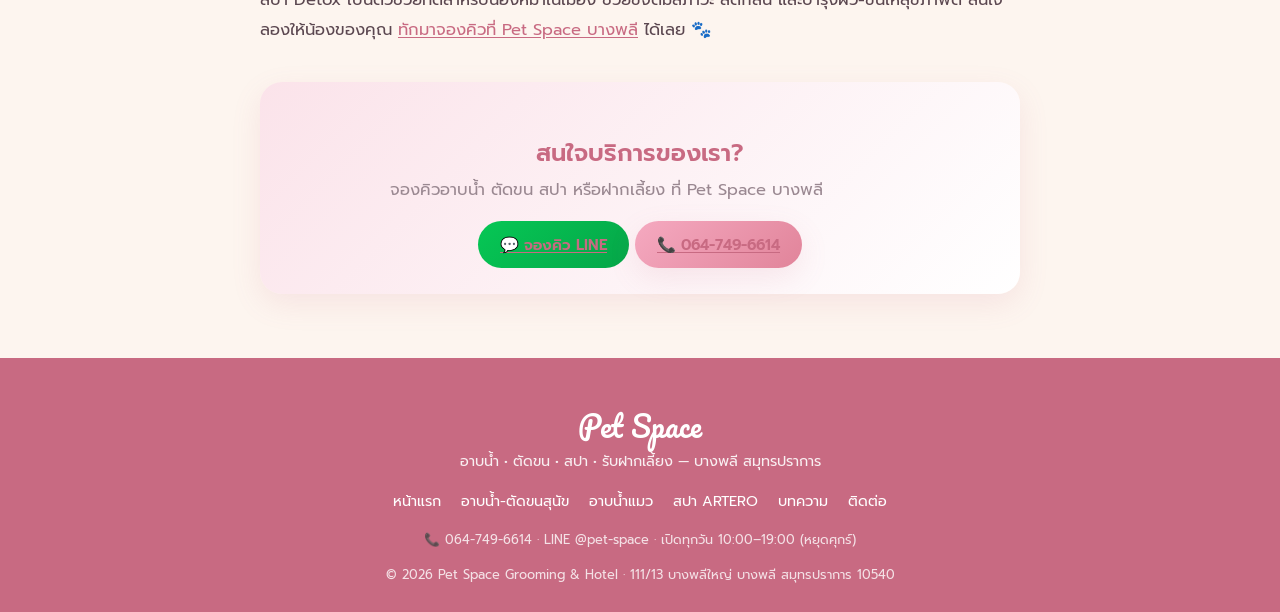
<file: blog/dog-spa-detox.html>
<!DOCTYPE html>
<html lang="th">
<head>
<meta charset="UTF-8">
<meta name="viewport" content="width=device-width, initial-scale=1.0">
<title>สปา Detox สุนัขคืออะไร? เหมาะกับน้องหมาในเมืองยังไง | Pet Space</title>
<meta name="description" content="ทำความรู้จักสปา Detox สำหรับสุนัขด้วย Activated Charcoal ช่วยขจัดกลิ่นและมลภาวะ เหมาะกับน้องในเมืองย่านบางพลี บางนา สุวรรณภูมิ">
<meta name="keywords" content="สปา detox สุนัข, ARTERO detox, สปาสุนัข บางพลี สมุทรปราการ">
<link rel="canonical" href="https://petspace.vercel.app/blog/dog-spa-detox.html">
<meta name="theme-color" content="#E8A0B0">
<meta property="og:type" content="article">
<meta property="og:title" content="สปา Detox สุนัขคืออะไร? เหมาะกับน้องหมาในเมืองยังไง | Pet Space">
<meta property="og:description" content="ทำความรู้จักสปา Detox สำหรับสุนัขด้วย Activated Charcoal ช่วยขจัดกลิ่นและมลภาวะ เหมาะกับน้องในเมืองย่านบางพลี บางนา สุวรรณภูมิ">
<meta property="og:image" content="https://petspace.vercel.app/S__39755821_0.jpg">
<meta property="og:url" content="https://petspace.vercel.app/blog/dog-spa-detox.html">
<meta property="og:locale" content="th_TH">
<link rel="icon" type="image/jpeg" href="../Logo.jpg">
<link rel="preconnect" href="https://fonts.googleapis.com">
<link rel="preconnect" href="https://fonts.gstatic.com" crossorigin>
<link href="https://fonts.googleapis.com/css2?family=Prompt:wght@300;400;500;600;700&family=Pacifico&display=swap" rel="stylesheet">
<link rel="stylesheet" href="../assets/style.css">
<script type="application/ld+json">
{"@context":"https://schema.org","@type":"BlogPosting","headline":"สปา Detox สุนัขคืออะไร? เหมาะกับน้องหมาในเมืองยังไง","description":"ทำความรู้จักสปา Detox สำหรับสุนัขด้วย Activated Charcoal ช่วยขจัดกลิ่นและมลภาวะ เหมาะกับน้องในเมืองย่านบางพลี บางนา สุวรรณภูมิ","image":"https://petspace.vercel.app/S__39755821_0.jpg","datePublished":"2026-07-09","dateModified":"2026-07-09","author":{"@type":"Organization","name":"Pet Space"},"publisher":{"@type":"Organization","name":"Pet Space — Grooming & Hotel","logo":{"@type":"ImageObject","url":"https://petspace.vercel.app/Logo.jpg"}},"mainEntityOfPage":"https://petspace.vercel.app/blog/dog-spa-detox.html"}
</script>
<script type="application/ld+json">
{"@context":"https://schema.org","@type":"BreadcrumbList","itemListElement":[{"@type":"ListItem","position":1,"name":"หน้าแรก","item":"https://petspace.vercel.app/"},{"@type":"ListItem","position":2,"name":"บทความ","item":"https://petspace.vercel.app/blog.html"},{"@type":"ListItem","position":3,"name":"สปา Detox สุนัขคืออะไร? เหมาะกับน้องหมาในเมืองยังไง","item":"https://petspace.vercel.app/blog/dog-spa-detox.html"}]}
</script>
<!-- Google tag (gtag.js) -->
<script async src="https://www.googletagmanager.com/gtag/js?id=G-C55FVSRJDN"></script>
<script>window.dataLayer=window.dataLayer||[];function gtag(){dataLayer.push(arguments);}gtag('js',new Date());gtag('config','G-C55FVSRJDN');</script>
</head>
<body>

<header>
  <nav class="nav">
    <a href="../index.html" class="brand"><img src="../Logo.jpg" alt="โลโก้ Pet Space บางพลี"><span class="script">Pet Space</span></a>
    <div class="menu">
      <a href="../dog-grooming.html">อาบน้ำ-ตัดขนสุนัข</a>
      <a href="../cat-grooming.html">อาบน้ำแมว</a>
      <a href="../spa.html">สปา ARTERO</a>
      <a href="../pet-hotel.html">โรงแรม</a>
      <a href="../blog.html" class="active">บทความ</a>
      <a href="../contact.html">ติดต่อ</a>
    </div>
    <a href="https://line.me/R/ti/p/@pet-space" class="btn btn-line">💬 จองคิว LINE</a>
    <button class="hamb" aria-label="เปิดเมนู" aria-expanded="false" onclick="var m=this.closest('.nav').querySelector('.menu');this.setAttribute('aria-expanded',m.classList.toggle('open'))">☰</button>
  </nav>
</header>

<div class="wrap"><p class="crumbs"><a href="../index.html">หน้าแรก</a> › <a href="../blog.html">บทความ</a> › สปา Detox สุนัขคืออะไร? เหมาะกับน้องหมาในเมืองยังไง</p></div>

<section>
  <div class="wrap">
    <article class="article">
      <span class="eyebrow">สปา</span>
      <h1>สปา Detox สุนัขคืออะไร? เหมาะกับน้องหมาในเมืองยังไง</h1>
      <p class="article-meta">🗓️ 9 ก.ค. 2026 · Pet Space บางพลี สมุทรปราการ</p>
      <img class="article-cover" src="../S__39755821_0.jpg" alt="สปา Detox สุนัขคืออะไร? เหมาะกับน้องหมาในเมืองยังไง">
      <p>น้องหมาที่อยู่ในเมืองต้องเจอกับฝุ่น ควัน และมลภาวะทุกวัน ทำให้ขนหมองและมีกลิ่นสะสมได้ง่าย "สปา Detox" จึงเป็นทรีตเมนต์ที่กำลังได้รับความนิยม บทความนี้จะพาไปรู้จักว่ามันคืออะไรและเหมาะกับน้องแบบไหน</p><h2>สปา Detox คืออะไร</h2><p>สปา Detox คือทรีตเมนต์ทำความสะอาดล้ำลึกที่ใช้ <strong>Activated Charcoal (ถ่านชาร์โคล)</strong> ซึ่งมีคุณสมบัติดูดซับสารพิษ คราบมัน และฝุ่นละอองที่สะสมลึกถึงชั้นใต้ขน ช่วยให้ขนสะอาดและลดกลิ่นไม่พึงประสงค์ได้ดีกว่าการอาบน้ำปกติ</p><h2>เหมาะกับน้องแบบไหน</h2><ul><li>น้องที่อยู่ในเมืองหรือพื้นที่มีฝุ่นมลภาวะ เช่น ย่านบางพลี บางนา สุวรรณภูมิ</li><li>น้องขนสีขาวที่ต้องการความสะอาดสดใส</li><li>น้องที่มีกลิ่นตัวแรงหรือคราบมันสะสม</li><li>น้องที่แพ้ง่าย เพราะสูตรที่เราใช้เป็น <strong>Mink Oil-Free</strong> ปลอดภัยทั้งสุนัขและแมว</li></ul><h2>ส่วนผสมเด่นในสปา Detox ของเรา</h2><p>ที่ Pet Space เราใช้ผลิตภัณฑ์ <strong>ARTERO Detox Vital Mask</strong> นำเข้าจากสเปน ซึ่งมี:</p><ul><li><strong>Activated Charcoal</strong> — ดูดซับสารพิษและคราบมันลึกถึงชั้นใต้ขน</li><li><strong>Aloe Vera</strong> — ปลอบประโลมผิว ลดการระคายเคือง เพิ่มความชุ่มชื้น</li></ul><p>ดูสูตรสปาอื่นๆ ทั้ง Keratin และ Protein ได้ที่หน้า <a href="../spa.html">สปา ARTERO</a></p><h2>ควรทำบ่อยแค่ไหน</h2><p>สามารถทำควบคู่กับการอาบน้ำได้เลย โดยทั่วไปแนะนำเดือนละ 1–2 ครั้ง หรือทุกครั้งที่พาน้องมาอาบน้ำตัดขน เพื่อให้ขนสะอาดสวยต่อเนื่อง อ่านเพิ่มเรื่อง<a href="how-often-bath-dog.html">ความถี่ในการอาบน้ำตัดขน</a>ได้ในบทความก่อนหน้า</p><h2>สรุป</h2><p>สปา Detox เป็นตัวช่วยที่ดีสำหรับน้องหมาในเมือง ช่วยขจัดมลภาวะ ลดกลิ่น และบำรุงผิว-ขนให้สุขภาพดี สนใจลองให้น้องของคุณ <a href="../contact.html">ทักมาจองคิวที่ Pet Space บางพลี</a> ได้เลย 🐾</p>
      <div class="share-cta">
        <h2 style="margin-bottom:6px">สนใจบริการของเรา?</h2>
        <p class="sec-sub">จองคิวอาบน้ำ ตัดขน สปา หรือฝากเลี้ยง ที่ Pet Space บางพลี</p>
        <div class="cta" style="justify-content:center;margin-top:14px">
          <a href="https://line.me/R/ti/p/@pet-space" class="btn btn-line">💬 จองคิว LINE</a>
          <a href="tel:0647496614" class="btn btn-primary">📞 064-749-6614</a>
        </div>
      </div>
    </article>
  </div>
</section>

<footer>
  <div class="wrap">
    <div class="script">Pet Space</div>
    <p style="font-size:.9rem;opacity:.9">อาบน้ำ • ตัดขน • สปา • รับฝากเลี้ยง — บางพลี สมุทรปราการ</p>
    <div class="fmenu"><a href="../index.html">หน้าแรก</a><a href="../dog-grooming.html">อาบน้ำ-ตัดขนสุนัข</a><a href="../cat-grooming.html">อาบน้ำแมว</a><a href="../spa.html">สปา ARTERO</a><a href="../blog.html">บทความ</a><a href="../contact.html">ติดต่อ</a></div>
    <p class="small">📞 064-749-6614 · LINE @pet-space · เปิดทุกวัน 10:00–19:00 (หยุดศุกร์)</p>
    <p class="small">© 2026 Pet Space Grooming &amp; Hotel · 111/13 บางพลีใหญ่ บางพลี สมุทรปราการ 10540</p>
  </div>
</footer>
<div class="float-cta">
  <a href="https://line.me/R/ti/p/@pet-space" class="f-line" aria-label="LINE">💬</a>
  <a href="tel:0647496614" class="f-tel" aria-label="โทร">📞</a>
</div>
</body>
</html>
</file>
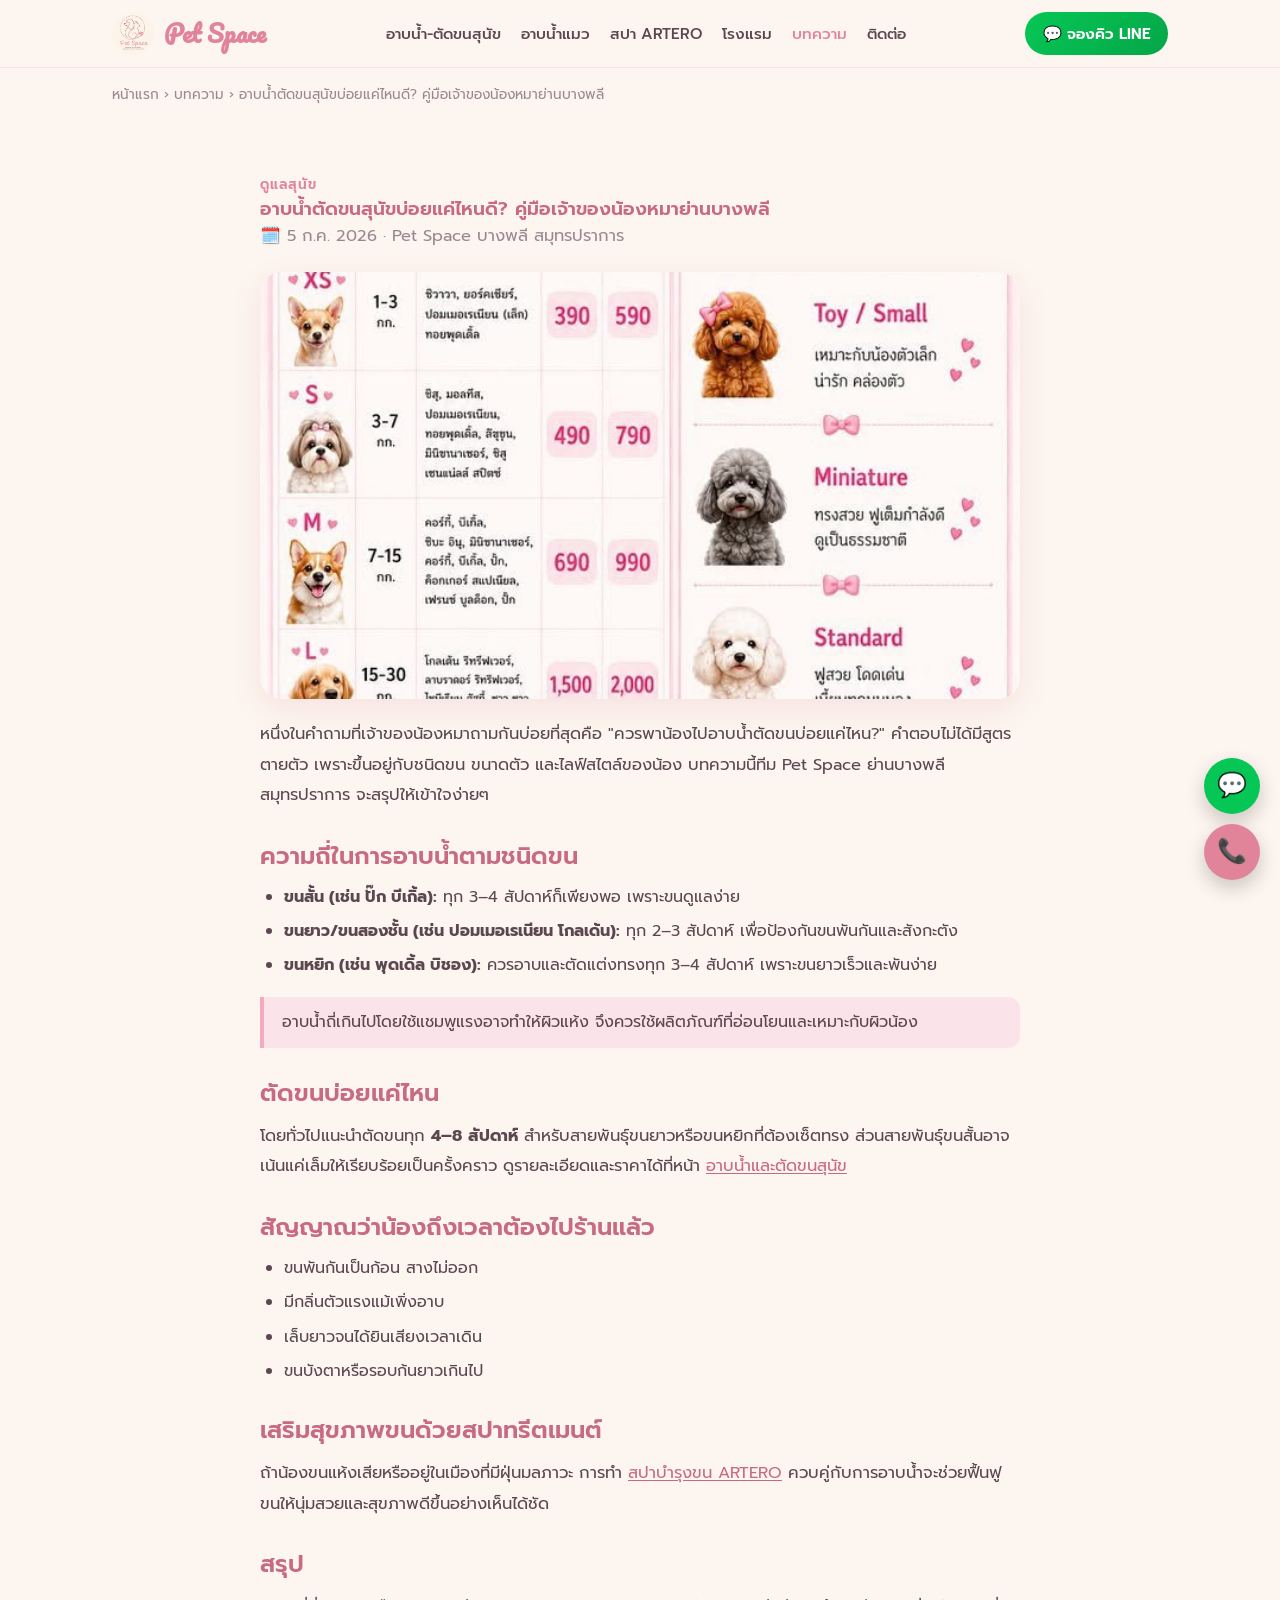
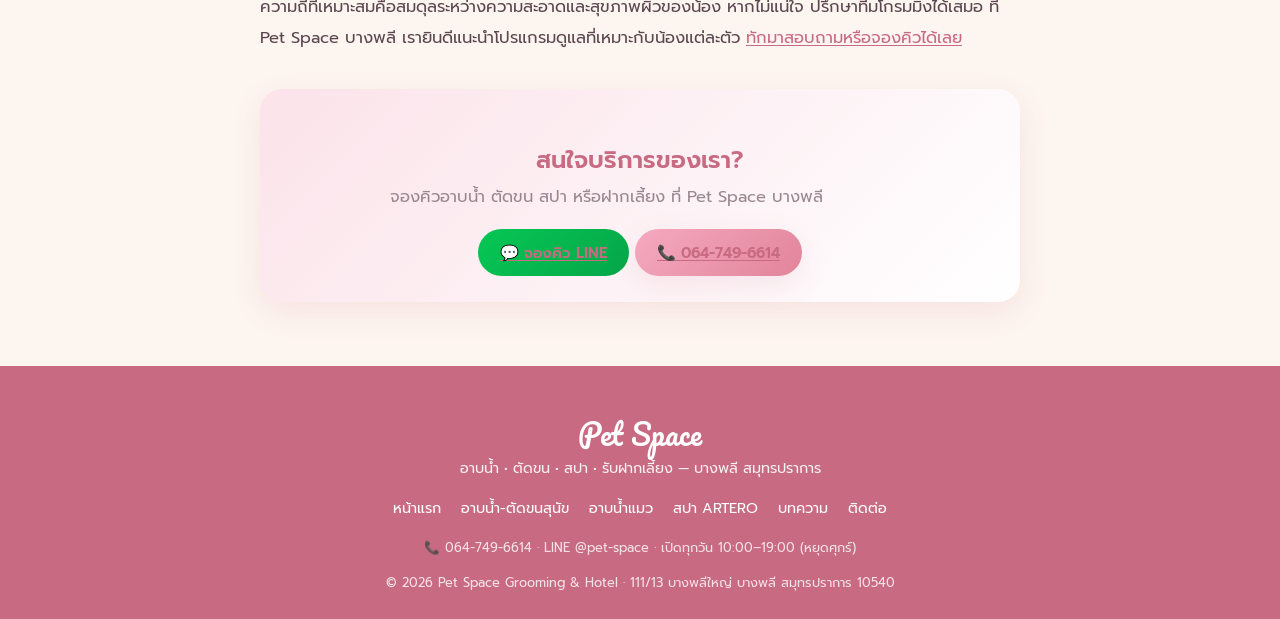
<file: blog/how-often-bath-dog.html>
<!DOCTYPE html>
<html lang="th">
<head>
<meta charset="UTF-8">
<meta name="viewport" content="width=device-width, initial-scale=1.0">
<title>อาบน้ำตัดขนสุนัขบ่อยแค่ไหนดี? คู่มือเจ้าของน้องหมาย่านบางพลี | Pet Space</title>
<meta name="description" content="ควรพาน้องหมาไปอาบน้ำตัดขนบ่อยแค่ไหน? แนะนำความถี่ตามชนิดขนและไลฟ์สไตล์ พร้อมทิปดูแลขนสำหรับเจ้าของที่บางพลี สมุทรปราการ">
<meta name="keywords" content="อาบน้ำตัดขนสุนัข บางพลี, ความถี่อาบน้ำสุนัข, ดูแลขนสุนัข สมุทรปราการ">
<link rel="canonical" href="https://petspace.vercel.app/blog/how-often-bath-dog.html">
<meta name="theme-color" content="#E8A0B0">
<meta property="og:type" content="article">
<meta property="og:title" content="อาบน้ำตัดขนสุนัขบ่อยแค่ไหนดี? คู่มือเจ้าของน้องหมาย่านบางพลี | Pet Space">
<meta property="og:description" content="ควรพาน้องหมาไปอาบน้ำตัดขนบ่อยแค่ไหน? แนะนำความถี่ตามชนิดขนและไลฟ์สไตล์ พร้อมทิปดูแลขนสำหรับเจ้าของที่บางพลี สมุทรปราการ">
<meta property="og:image" content="https://petspace.vercel.app/S__39755816_0.jpg">
<meta property="og:url" content="https://petspace.vercel.app/blog/how-often-bath-dog.html">
<meta property="og:locale" content="th_TH">
<link rel="icon" type="image/jpeg" href="../Logo.jpg">
<link rel="preconnect" href="https://fonts.googleapis.com">
<link rel="preconnect" href="https://fonts.gstatic.com" crossorigin>
<link href="https://fonts.googleapis.com/css2?family=Prompt:wght@300;400;500;600;700&family=Pacifico&display=swap" rel="stylesheet">
<link rel="stylesheet" href="../assets/style.css">
<script type="application/ld+json">
{"@context":"https://schema.org","@type":"BlogPosting","headline":"อาบน้ำตัดขนสุนัขบ่อยแค่ไหนดี? คู่มือเจ้าของน้องหมาย่านบางพลี","description":"ควรพาน้องหมาไปอาบน้ำตัดขนบ่อยแค่ไหน? แนะนำความถี่ตามชนิดขนและไลฟ์สไตล์ พร้อมทิปดูแลขนสำหรับเจ้าของที่บางพลี สมุทรปราการ","image":"https://petspace.vercel.app/S__39755816_0.jpg","datePublished":"2026-07-05","dateModified":"2026-07-05","author":{"@type":"Organization","name":"Pet Space"},"publisher":{"@type":"Organization","name":"Pet Space — Grooming & Hotel","logo":{"@type":"ImageObject","url":"https://petspace.vercel.app/Logo.jpg"}},"mainEntityOfPage":"https://petspace.vercel.app/blog/how-often-bath-dog.html"}
</script>
<script type="application/ld+json">
{"@context":"https://schema.org","@type":"BreadcrumbList","itemListElement":[{"@type":"ListItem","position":1,"name":"หน้าแรก","item":"https://petspace.vercel.app/"},{"@type":"ListItem","position":2,"name":"บทความ","item":"https://petspace.vercel.app/blog.html"},{"@type":"ListItem","position":3,"name":"อาบน้ำตัดขนสุนัขบ่อยแค่ไหนดี? คู่มือเจ้าของน้องหมาย่านบางพลี","item":"https://petspace.vercel.app/blog/how-often-bath-dog.html"}]}
</script>
<!-- Google tag (gtag.js) -->
<script async src="https://www.googletagmanager.com/gtag/js?id=G-C55FVSRJDN"></script>
<script>window.dataLayer=window.dataLayer||[];function gtag(){dataLayer.push(arguments);}gtag('js',new Date());gtag('config','G-C55FVSRJDN');</script>
</head>
<body>

<header>
  <nav class="nav">
    <a href="../index.html" class="brand"><img src="../Logo.jpg" alt="โลโก้ Pet Space บางพลี"><span class="script">Pet Space</span></a>
    <div class="menu">
      <a href="../dog-grooming.html">อาบน้ำ-ตัดขนสุนัข</a>
      <a href="../cat-grooming.html">อาบน้ำแมว</a>
      <a href="../spa.html">สปา ARTERO</a>
      <a href="../pet-hotel.html">โรงแรม</a>
      <a href="../blog.html" class="active">บทความ</a>
      <a href="../contact.html">ติดต่อ</a>
    </div>
    <a href="https://line.me/R/ti/p/@pet-space" class="btn btn-line">💬 จองคิว LINE</a>
    <button class="hamb" aria-label="เปิดเมนู" aria-expanded="false" onclick="var m=this.closest('.nav').querySelector('.menu');this.setAttribute('aria-expanded',m.classList.toggle('open'))">☰</button>
  </nav>
</header>

<div class="wrap"><p class="crumbs"><a href="../index.html">หน้าแรก</a> › <a href="../blog.html">บทความ</a> › อาบน้ำตัดขนสุนัขบ่อยแค่ไหนดี? คู่มือเจ้าของน้องหมาย่านบางพลี</p></div>

<section>
  <div class="wrap">
    <article class="article">
      <span class="eyebrow">ดูแลสุนัข</span>
      <h1>อาบน้ำตัดขนสุนัขบ่อยแค่ไหนดี? คู่มือเจ้าของน้องหมาย่านบางพลี</h1>
      <p class="article-meta">🗓️ 5 ก.ค. 2026 · Pet Space บางพลี สมุทรปราการ</p>
      <img class="article-cover" src="../S__39755816_0.jpg" alt="อาบน้ำตัดขนสุนัขบ่อยแค่ไหนดี? คู่มือเจ้าของน้องหมาย่านบางพลี">
      <p>หนึ่งในคำถามที่เจ้าของน้องหมาถามกันบ่อยที่สุดคือ "ควรพาน้องไปอาบน้ำตัดขนบ่อยแค่ไหน?" คำตอบไม่ได้มีสูตรตายตัว เพราะขึ้นอยู่กับชนิดขน ขนาดตัว และไลฟ์สไตล์ของน้อง บทความนี้ทีม Pet Space ย่านบางพลี สมุทรปราการ จะสรุปให้เข้าใจง่ายๆ</p><h2>ความถี่ในการอาบน้ำตามชนิดขน</h2><ul><li><strong>ขนสั้น (เช่น ปั๊ก บีเกิ้ล):</strong> ทุก 3–4 สัปดาห์ก็เพียงพอ เพราะขนดูแลง่าย</li><li><strong>ขนยาว/ขนสองชั้น (เช่น ปอมเมอเรเนียน โกลเด้น):</strong> ทุก 2–3 สัปดาห์ เพื่อป้องกันขนพันกันและสังกะตัง</li><li><strong>ขนหยิก (เช่น พุดเดิ้ล บิชอง):</strong> ควรอาบและตัดแต่งทรงทุก 3–4 สัปดาห์ เพราะขนยาวเร็วและพันง่าย</li></ul><blockquote>อาบน้ำถี่เกินไปโดยใช้แชมพูแรงอาจทำให้ผิวแห้ง จึงควรใช้ผลิตภัณฑ์ที่อ่อนโยนและเหมาะกับผิวน้อง</blockquote><h2>ตัดขนบ่อยแค่ไหน</h2><p>โดยทั่วไปแนะนำตัดขนทุก <strong>4–8 สัปดาห์</strong> สำหรับสายพันธุ์ขนยาวหรือขนหยิกที่ต้องเซ็ตทรง ส่วนสายพันธุ์ขนสั้นอาจเน้นแค่เล็มให้เรียบร้อยเป็นครั้งคราว ดูรายละเอียดและราคาได้ที่หน้า <a href="../dog-grooming.html">อาบน้ำและตัดขนสุนัข</a></p><h2>สัญญาณว่าน้องถึงเวลาต้องไปร้านแล้ว</h2><ul><li>ขนพันกันเป็นก้อน สางไม่ออก</li><li>มีกลิ่นตัวแรงแม้เพิ่งอาบ</li><li>เล็บยาวจนได้ยินเสียงเวลาเดิน</li><li>ขนบังตาหรือรอบก้นยาวเกินไป</li></ul><h2>เสริมสุขภาพขนด้วยสปาทรีตเมนต์</h2><p>ถ้าน้องขนแห้งเสียหรืออยู่ในเมืองที่มีฝุ่นมลภาวะ การทำ <a href="../spa.html">สปาบำรุงขน ARTERO</a> ควบคู่กับการอาบน้ำจะช่วยฟื้นฟูขนให้นุ่มสวยและสุขภาพดีขึ้นอย่างเห็นได้ชัด</p><h2>สรุป</h2><p>ความถี่ที่เหมาะสมคือสมดุลระหว่างความสะอาดและสุขภาพผิวของน้อง หากไม่แน่ใจ ปรึกษาทีมโกรมมิ่งได้เสมอ ที่ Pet Space บางพลี เรายินดีแนะนำโปรแกรมดูแลที่เหมาะกับน้องแต่ละตัว <a href="../contact.html">ทักมาสอบถามหรือจองคิวได้เลย</a></p>
      <div class="share-cta">
        <h2 style="margin-bottom:6px">สนใจบริการของเรา?</h2>
        <p class="sec-sub">จองคิวอาบน้ำ ตัดขน สปา หรือฝากเลี้ยง ที่ Pet Space บางพลี</p>
        <div class="cta" style="justify-content:center;margin-top:14px">
          <a href="https://line.me/R/ti/p/@pet-space" class="btn btn-line">💬 จองคิว LINE</a>
          <a href="tel:0647496614" class="btn btn-primary">📞 064-749-6614</a>
        </div>
      </div>
    </article>
  </div>
</section>

<footer>
  <div class="wrap">
    <div class="script">Pet Space</div>
    <p style="font-size:.9rem;opacity:.9">อาบน้ำ • ตัดขน • สปา • รับฝากเลี้ยง — บางพลี สมุทรปราการ</p>
    <div class="fmenu"><a href="../index.html">หน้าแรก</a><a href="../dog-grooming.html">อาบน้ำ-ตัดขนสุนัข</a><a href="../cat-grooming.html">อาบน้ำแมว</a><a href="../spa.html">สปา ARTERO</a><a href="../blog.html">บทความ</a><a href="../contact.html">ติดต่อ</a></div>
    <p class="small">📞 064-749-6614 · LINE @pet-space · เปิดทุกวัน 10:00–19:00 (หยุดศุกร์)</p>
    <p class="small">© 2026 Pet Space Grooming &amp; Hotel · 111/13 บางพลีใหญ่ บางพลี สมุทรปราการ 10540</p>
  </div>
</footer>
<div class="float-cta">
  <a href="https://line.me/R/ti/p/@pet-space" class="f-line" aria-label="LINE">💬</a>
  <a href="tel:0647496614" class="f-tel" aria-label="โทร">📞</a>
</div>
</body>
</html>
</file>
<file: assets/style.css>
/* ===== Pet Space — shared stylesheet ===== */
:root{
  --cream:#FDF5EF; --cream2:#FBEDE4; --card:#FFFFFF;
  --rose:#E1849A; --rose-d:#C86A82; --pink:#F5A9C0; --pink-l:#FBE3EA;
  --purple:#9B6FC4; --charcoal:#3A2A30; --ink:#5B4750; --muted:#9A8891;
  --shadow:0 10px 30px rgba(200,106,130,.12);
  --radius:22px;
}
*{margin:0;padding:0;box-sizing:border-box}
html{scroll-behavior:smooth}
body{font-family:'Prompt',sans-serif;color:var(--ink);background:var(--cream);line-height:1.65;-webkit-font-smoothing:antialiased;overflow-x:hidden}
h1,h2,h3{color:var(--rose-d);font-weight:600;line-height:1.3}
a{color:inherit;text-decoration:none}
img{max-width:100%;height:auto}
.wrap{max-width:1100px;margin:0 auto;padding:0 22px}
.script{font-family:'Pacifico',cursive}
section{padding:64px 0}
.center{text-align:center}
.eyebrow{color:var(--rose);font-weight:600;letter-spacing:1px;font-size:.85rem;text-transform:uppercase}
.sec-title{font-size:2rem;margin:6px 0 10px}
.sec-sub{color:var(--muted);max-width:640px;margin:0 auto 8px}

/* HEADER */
header{position:sticky;top:0;z-index:50;background:rgba(253,245,239,.92);backdrop-filter:blur(10px);border-bottom:1px solid var(--pink-l)}
.nav{display:flex;align-items:center;justify-content:space-between;padding:12px 22px;max-width:1100px;margin:0 auto}
.brand{display:flex;align-items:center;gap:10px;font-weight:700;color:var(--rose-d);font-size:1.15rem}
.brand img{width:42px;height:42px;border-radius:50%;object-fit:cover}
.brand .script{font-size:1.5rem;color:var(--rose)}
.menu{display:flex;gap:20px;font-size:.95rem;font-weight:500}
.menu a:hover,.menu a.active{color:var(--rose)}
.btn{display:inline-flex;align-items:center;gap:8px;padding:11px 22px;border-radius:999px;font-weight:600;font-size:.95rem;transition:.2s;cursor:pointer;border:none}
.btn-line{background:linear-gradient(135deg,#06C755,#05a648);color:#fff}
.btn-primary{background:linear-gradient(135deg,var(--pink),var(--rose));color:#fff;box-shadow:var(--shadow)}
.btn-ghost{background:#fff;color:var(--rose-d);border:2px solid var(--pink)}
.btn:hover{transform:translateY(-2px)}
.nav .btn{padding:9px 18px}
.hamb{display:none;background:none;border:none;font-size:1.7rem;color:var(--rose-d);cursor:pointer;line-height:1;padding:6px 8px}

/* BREADCRUMB */
.crumbs{font-size:.85rem;color:var(--muted);padding:16px 0 0}
.crumbs a:hover{color:var(--rose)}

/* PAGE HERO */
.page-hero{background:radial-gradient(1000px 400px at 80% -20%,var(--pink-l),transparent),var(--cream);padding:40px 0 46px;text-align:center}
.page-hero h1{font-size:2.3rem;margin:8px auto 14px;max-width:820px}
.page-hero p{color:var(--ink);max-width:620px;margin:0 auto 22px}
.page-hero .cta{display:flex;gap:12px;justify-content:center;flex-wrap:wrap}
.badge{display:inline-flex;align-items:center;gap:8px;background:#fff;border:1px solid var(--pink-l);color:var(--rose-d);padding:7px 16px;border-radius:999px;font-size:.85rem;font-weight:500;box-shadow:var(--shadow)}

/* HERO (home) */
.hero{background:radial-gradient(1200px 500px at 80% -10%,var(--pink-l),transparent),var(--cream);padding:56px 0 30px;text-align:center}
.hero h1{font-size:2.6rem;margin:18px auto;max-width:820px}
.hero p.lead{font-size:1.15rem;color:var(--ink);margin:0 auto 26px;max-width:640px}
.hero .cta{display:flex;gap:14px;flex-wrap:wrap;justify-content:center}
.hero-banner{margin-top:34px}
.hero-banner img{width:100%;height:auto;border-radius:var(--radius);box-shadow:var(--shadow);display:block}

/* IMAGES / FIGURES */
.figure{margin-top:28px;text-align:center}
.figure img{border-radius:var(--radius);box-shadow:var(--shadow);width:100%;max-width:460px;display:inline-block}
.figure figcaption{color:var(--muted);font-size:.85rem;margin-top:10px}
.poster-row{display:grid;grid-template-columns:repeat(3,1fr);gap:18px;margin-top:26px}
.poster-row img{width:100%;border-radius:16px;box-shadow:var(--shadow);display:block}
.storefront-grid{display:grid;grid-template-columns:1fr 1fr;gap:18px;margin-top:26px}
.storefront-grid img{width:100%;height:100%;object-fit:cover;border-radius:var(--radius);box-shadow:var(--shadow);display:block}
.spa-card .poster{width:100%;border-radius:14px;margin-bottom:14px;display:block;box-shadow:0 4px 14px rgba(0,0,0,.08)}

/* BLOG / ARTICLE */
.blog-grid{display:grid;grid-template-columns:repeat(3,1fr);gap:24px;margin-top:28px}
.post-card{background:#fff;border-radius:var(--radius);box-shadow:var(--shadow);overflow:hidden;display:flex;flex-direction:column;transition:.2s}
.post-card:hover{transform:translateY(-3px)}
.post-card .cover{width:100%;aspect-ratio:16/9;object-fit:cover;display:block;background:var(--pink-l)}
.post-card .pbody{padding:20px;display:flex;flex-direction:column;flex:1}
.post-card .cat{color:var(--rose);font-size:.72rem;font-weight:600;text-transform:uppercase;letter-spacing:.5px}
.post-card h3{font-size:1.1rem;margin:6px 0 8px;color:var(--rose-d)}
.post-card .excerpt{font-size:.9rem;color:var(--muted);flex:1}
.post-card .meta{color:var(--muted);font-size:.8rem;margin-top:12px;display:flex;justify-content:space-between;align-items:center}
.post-card .read{color:var(--rose);font-weight:600}
.article{max-width:760px;margin:0 auto}
.article-cover{width:100%;border-radius:var(--radius);box-shadow:var(--shadow);margin-bottom:24px;aspect-ratio:16/9;object-fit:cover;display:block}
.article-meta{color:var(--muted);font-size:.9rem;margin-bottom:6px}
.article h2{font-size:1.5rem;margin:30px 0 12px}
.article h3{font-size:1.2rem;margin:22px 0 8px}
.article p{margin:0 0 16px;font-size:1.03rem;line-height:1.85}
.article ul,.article ol{margin:0 0 18px 24px}
.article li{margin:7px 0;line-height:1.7}
.article a{color:var(--rose-d);text-decoration:underline;text-underline-offset:2px}
.article img{border-radius:var(--radius);box-shadow:var(--shadow);margin:20px 0;width:100%}
.article blockquote{border-left:4px solid var(--pink);background:var(--pink-l);margin:18px 0;padding:12px 18px;border-radius:0 12px 12px 0;color:var(--ink)}
.share-cta{background:linear-gradient(135deg,var(--pink-l),#fff);border-radius:var(--radius);box-shadow:var(--shadow);padding:26px;text-align:center;margin-top:36px}

/* TRUST */
.trust{background:var(--cream2)}
.trust-grid{display:grid;grid-template-columns:repeat(4,1fr);gap:18px}
.trust-item{background:#fff;border-radius:var(--radius);padding:26px 18px;text-align:center;box-shadow:var(--shadow)}
.trust-item .ic{font-size:2rem}
.trust-item h3{font-size:1.05rem;margin-top:10px}
.trust-item p{font-size:.85rem;color:var(--muted)}

/* SERVICE CARDS (home overview) */
.svc-grid{display:grid;grid-template-columns:repeat(3,1fr);gap:22px;margin-top:26px}
.svc{background:#fff;border-radius:var(--radius);padding:28px 24px;box-shadow:var(--shadow);text-align:center;display:flex;flex-direction:column}
.svc .big{font-size:2.6rem}
.svc h3{margin:10px 0 6px}
.svc p{font-size:.9rem;color:var(--muted);flex:1}
.svc .lnk{color:var(--rose);font-weight:600;margin-top:12px;font-size:.9rem}

/* PROMO */
.promo{background:linear-gradient(135deg,var(--rose),var(--pink));color:#fff;border-radius:var(--radius);padding:34px;text-align:center;box-shadow:var(--shadow)}
.promo h2{color:#fff;font-size:1.7rem}
.promo .chips{display:flex;gap:14px;justify-content:center;flex-wrap:wrap;margin-top:16px}
.chip{background:rgba(255,255,255,.22);border:1px solid rgba(255,255,255,.5);padding:10px 20px;border-radius:999px;font-weight:600}

/* TABLES */
.price-table{width:100%;border-collapse:separate;border-spacing:0;background:#fff;border-radius:var(--radius);overflow:hidden;box-shadow:var(--shadow);margin-top:22px}
.price-table th{background:var(--pink-l);color:var(--rose-d);font-weight:600;padding:14px;font-size:.95rem}
.price-table td{padding:14px;border-top:1px solid var(--cream2);text-align:center}
.price-table td:first-child,.price-table td:nth-child(2){text-align:left}
.price-table .size{font-weight:700;color:var(--rose-d)}
.price-table .price{font-weight:700;color:var(--rose);font-size:1.1rem}
.breeds{font-size:.82rem;color:var(--muted)}
.two-col{display:grid;grid-template-columns:1fr 1fr;gap:26px}

/* ADD-ON */
.addon-grid{display:grid;grid-template-columns:repeat(3,1fr);gap:16px;margin-top:22px}
.addon{background:#fff;border-radius:16px;padding:20px;box-shadow:var(--shadow);display:flex;justify-content:space-between;align-items:center;gap:10px}
.addon .n{font-weight:500}
.addon .p{font-weight:700;color:var(--rose);white-space:nowrap}

/* SPA */
.spa{background:var(--cream2)}
.spa-grid{display:grid;grid-template-columns:repeat(3,1fr);gap:22px;margin-top:26px}
.spa-card{background:#fff;border-radius:var(--radius);padding:28px 24px;box-shadow:var(--shadow);border-top:5px solid var(--pink)}
.spa-card.keratin{border-top-color:var(--purple)}
.spa-card.detox{border-top-color:var(--charcoal)}
.spa-card h3{font-size:1.25rem}
.spa-card .sub{color:var(--rose);font-weight:600;font-size:.95rem;margin:4px 0 12px}
.spa-card ul{list-style:none;font-size:.9rem;color:var(--ink)}
.spa-card li{padding:4px 0 4px 22px;position:relative}
.spa-card li:before{content:"🐾";position:absolute;left:0;font-size:.8rem}

/* STYLING */
.style-grid{display:grid;grid-template-columns:repeat(3,1fr);gap:20px;margin-top:26px}
.style-card{background:#fff;border-radius:var(--radius);padding:26px;text-align:center;box-shadow:var(--shadow)}
.style-card .big{font-size:2.4rem}
.style-card h3{margin:8px 0 4px}
.style-card p{font-size:.88rem;color:var(--muted)}

/* HOTEL */
.hotel-grid{display:grid;grid-template-columns:1fr 1fr;gap:36px;align-items:center}
.hotel-list{list-style:none}
.hotel-list li{padding:8px 0 8px 30px;position:relative}
.hotel-list li:before{content:"💗";position:absolute;left:0}
.hotel-visual{background:linear-gradient(135deg,var(--pink-l),#fff);border-radius:var(--radius);padding:40px;text-align:center;box-shadow:var(--shadow);font-size:4rem}

/* REVIEWS */
.rev-grid{display:grid;grid-template-columns:repeat(3,1fr);gap:20px;margin-top:26px}
.rev{background:#fff;border-radius:var(--radius);padding:24px;box-shadow:var(--shadow)}
.rev .stars{color:#FFC107;font-size:1.1rem}
.rev p{font-size:.92rem;margin:10px 0}
.rev .who{font-weight:600;color:var(--rose-d);font-size:.9rem}

/* FAQ */
.faq{max-width:760px;margin:22px auto 0}
.faq details{background:#fff;border-radius:16px;box-shadow:var(--shadow);margin-bottom:12px;padding:4px 20px}
.faq summary{cursor:pointer;font-weight:600;color:var(--rose-d);padding:14px 0;list-style:none}
.faq summary::-webkit-details-marker{display:none}
.faq summary:before{content:"❔ ";}
.faq p{padding:0 0 14px;font-size:.92rem;color:var(--ink)}

/* CONTACT */
.contact{background:var(--cream2)}
.contact-grid{display:grid;grid-template-columns:1fr 1fr;gap:30px}
.info-card{background:#fff;border-radius:var(--radius);padding:30px;box-shadow:var(--shadow)}
.info-row{display:flex;gap:14px;padding:12px 0;border-bottom:1px solid var(--cream2);align-items:flex-start}
.info-row:last-child{border-bottom:none}
.info-row .ic{font-size:1.3rem}
.info-row b{color:var(--rose-d)}
.map-embed{border-radius:var(--radius);overflow:hidden;box-shadow:var(--shadow);min-height:340px;border:0;width:100%}

/* CTA BAND */
.cta-band{background:linear-gradient(135deg,var(--pink-l),#fff);text-align:center}
.cta-band h2{font-size:1.7rem}
.cta-band .cta{display:flex;gap:14px;justify-content:center;flex-wrap:wrap;margin-top:18px}

/* FOOTER */
footer{background:var(--rose-d);color:#fff;padding:44px 0 26px;text-align:center}
footer .script{font-size:1.8rem;color:#fff}
footer .fmenu{display:flex;gap:20px;justify-content:center;flex-wrap:wrap;margin:16px 0;font-size:.9rem}
footer a:hover{opacity:.8}
footer .small{font-size:.8rem;opacity:.8;margin-top:14px}

/* FLOAT CTA */
.float-cta{position:fixed;bottom:20px;right:20px;z-index:60;display:flex;flex-direction:column;gap:10px}
.float-cta a{width:56px;height:56px;border-radius:50%;display:flex;align-items:center;justify-content:center;font-size:1.5rem;box-shadow:0 8px 20px rgba(0,0,0,.2)}
.f-line{background:#06C755;color:#fff}
.f-tel{background:var(--rose);color:#fff}

@media(max-width:820px){
  .hamb{display:block}
  .nav .btn-line{display:none}
  .nav{flex-wrap:wrap}
  .menu{display:none;position:absolute;top:100%;left:0;right:0;background:var(--cream);border-top:1px solid var(--pink-l);border-bottom:1px solid var(--pink-l);flex-direction:column;gap:0;padding:4px 0;box-shadow:var(--shadow)}
  .menu.open{display:flex}
  .menu a{padding:14px 22px;border-bottom:1px solid var(--pink-l);font-size:1rem}
  .menu a:last-child{border-bottom:none}
  .hero-grid,.two-col,.hotel-grid,.contact-grid{grid-template-columns:1fr}
  .trust-grid{grid-template-columns:1fr 1fr}
  .addon-grid,.spa-grid,.style-grid,.rev-grid,.svc-grid,.poster-row,.storefront-grid,.blog-grid{grid-template-columns:1fr}
  .cta{flex-direction:column;align-items:stretch}
  .cta .btn{width:100%;justify-content:center}
  .hero h1{font-size:1.9rem}
  .page-hero h1{font-size:1.7rem}
  .sec-title{font-size:1.55rem}
  .price-table th,.price-table td{padding:9px 7px;font-size:.85rem}
  .price-table .price{font-size:.98rem}
  .info-card .btn{width:100%;justify-content:center}
  section{padding:40px 0}
}
@media(max-width:400px){
  .trust-grid{grid-template-columns:1fr}
  .price-table th,.price-table td{padding:8px 5px;font-size:.8rem}
}
</file>
